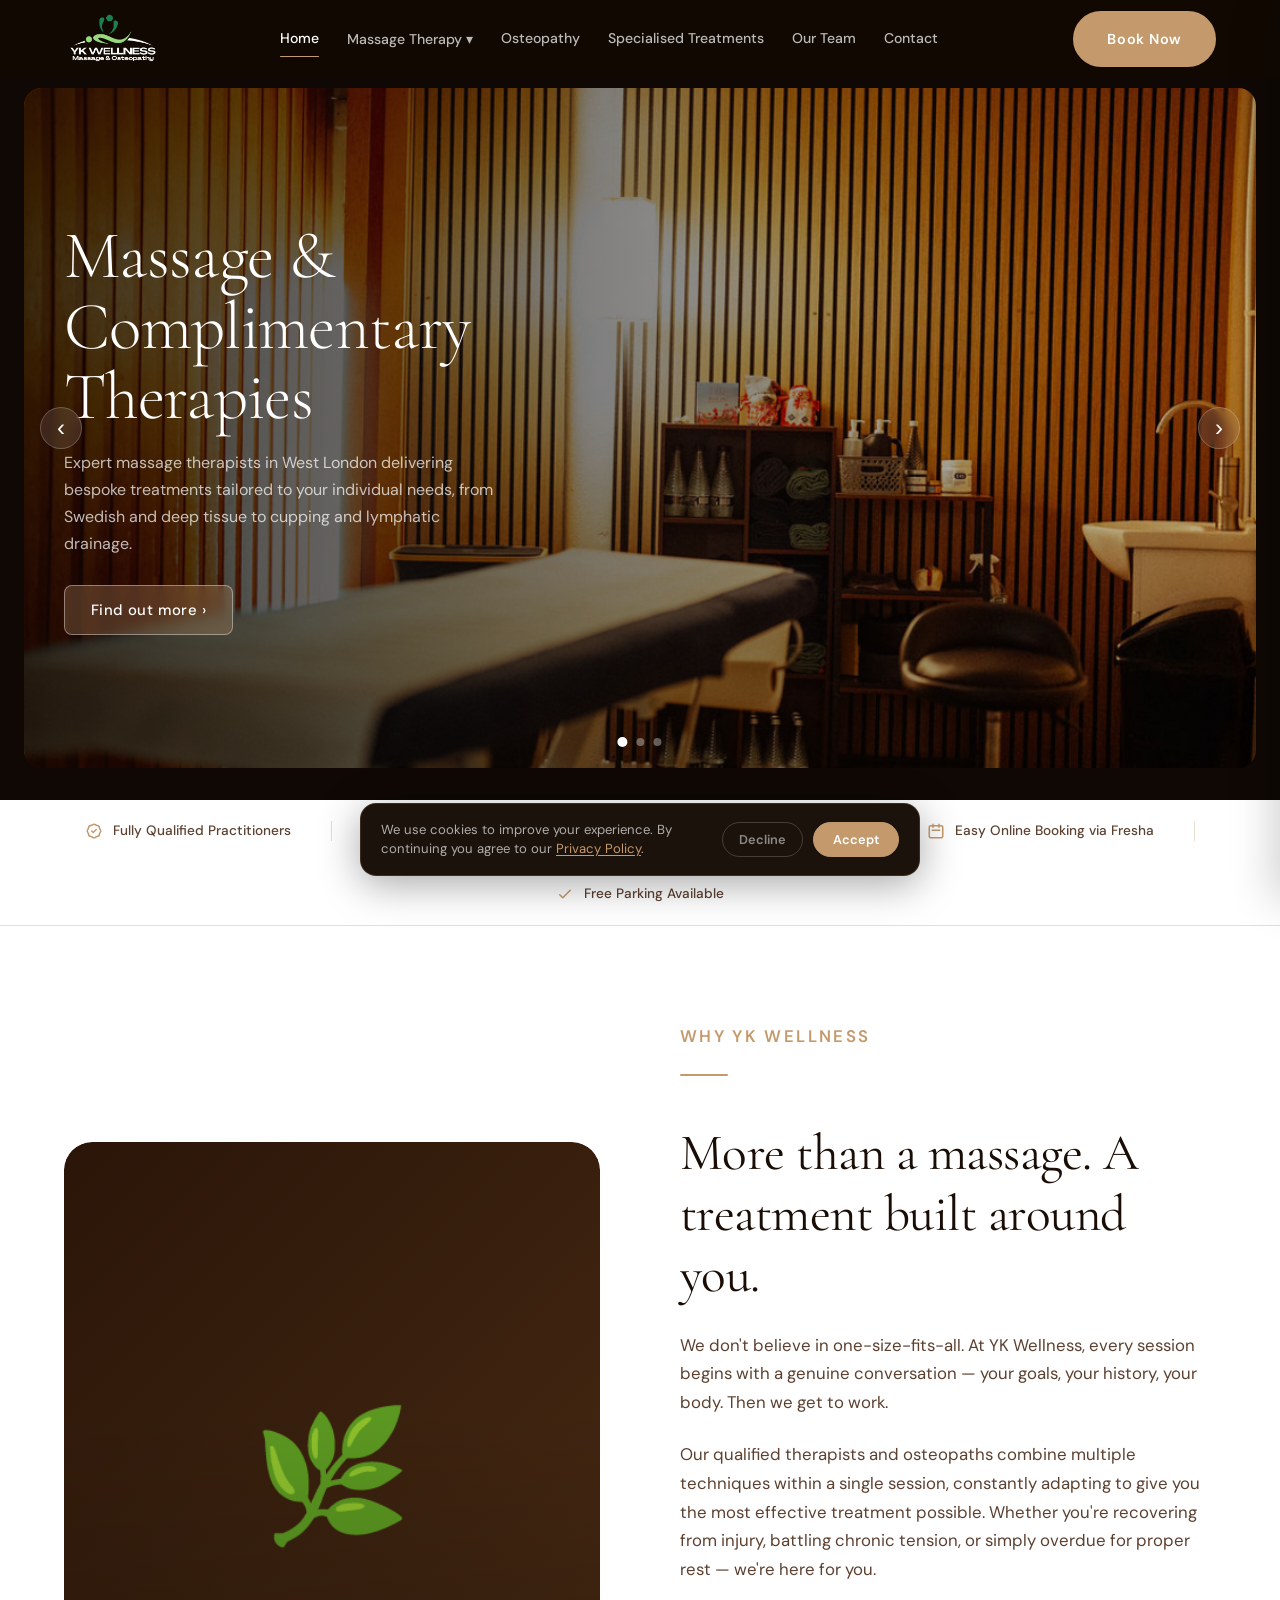
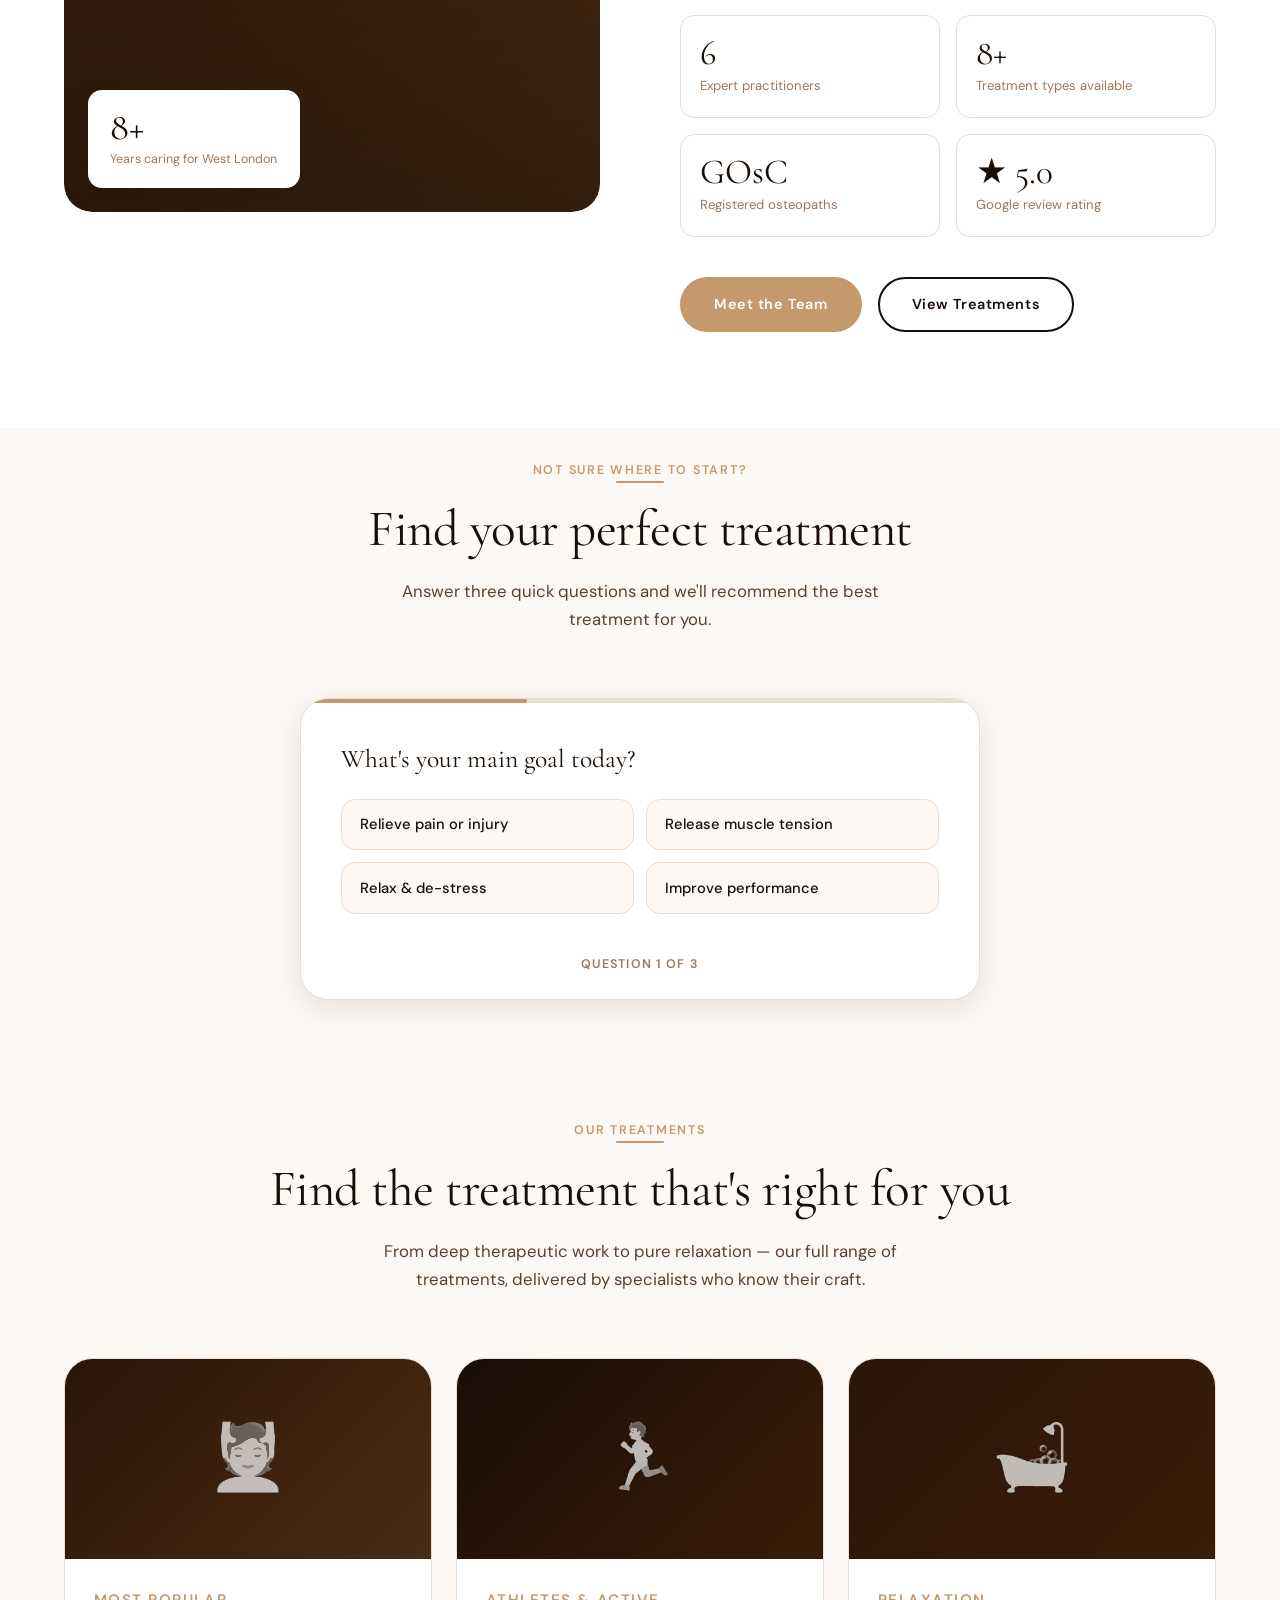
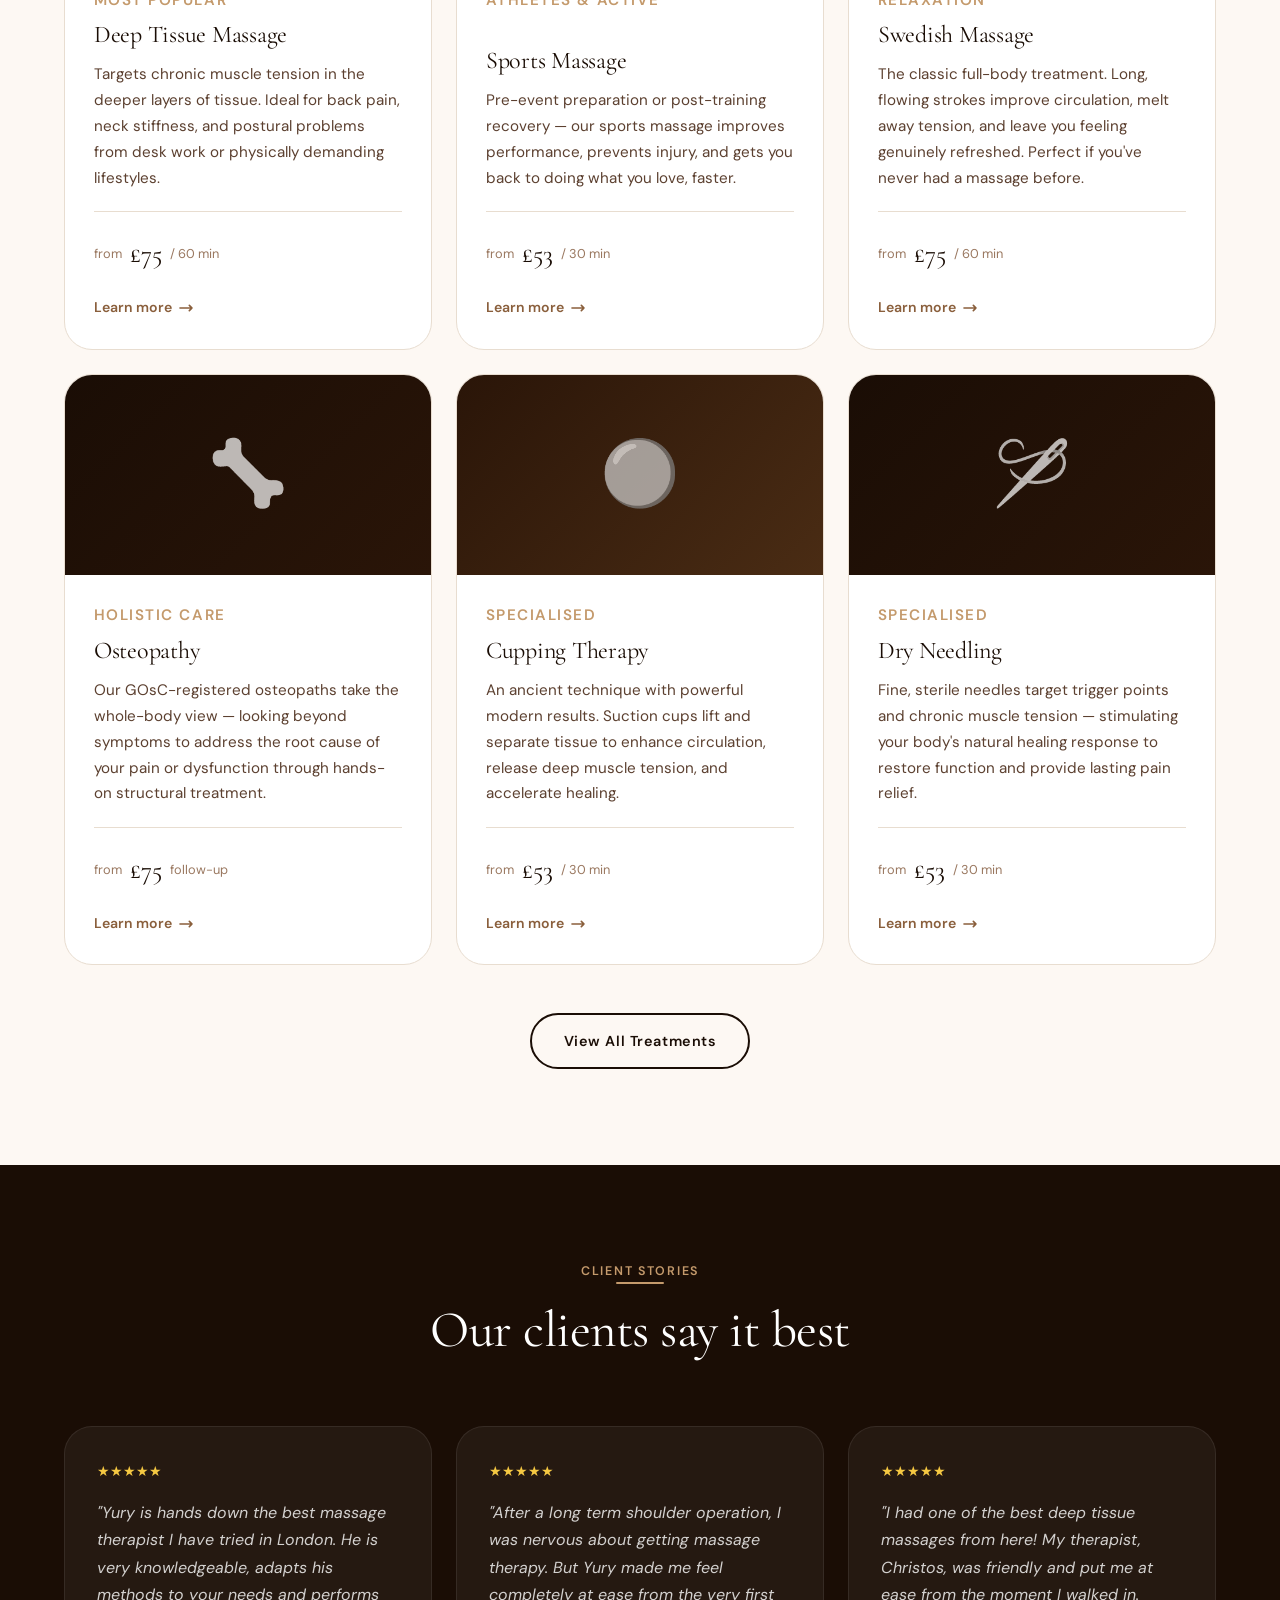
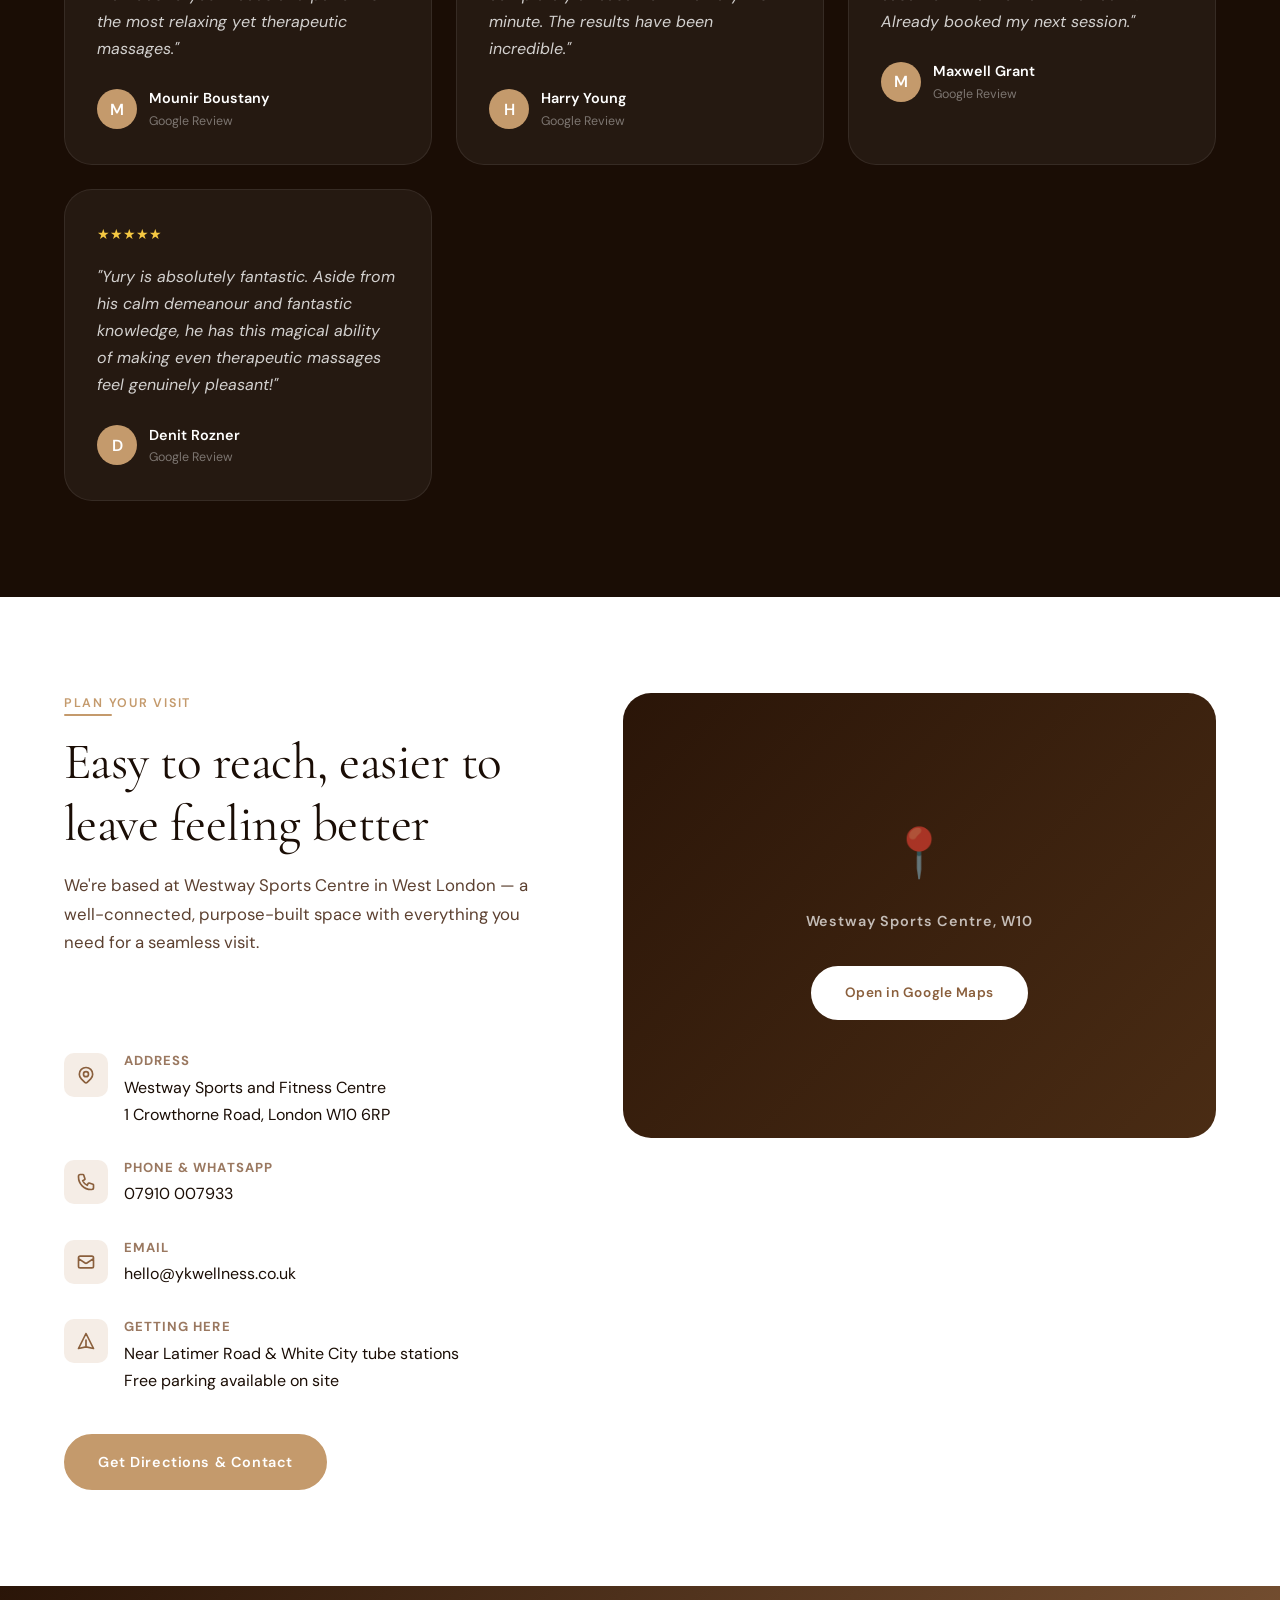
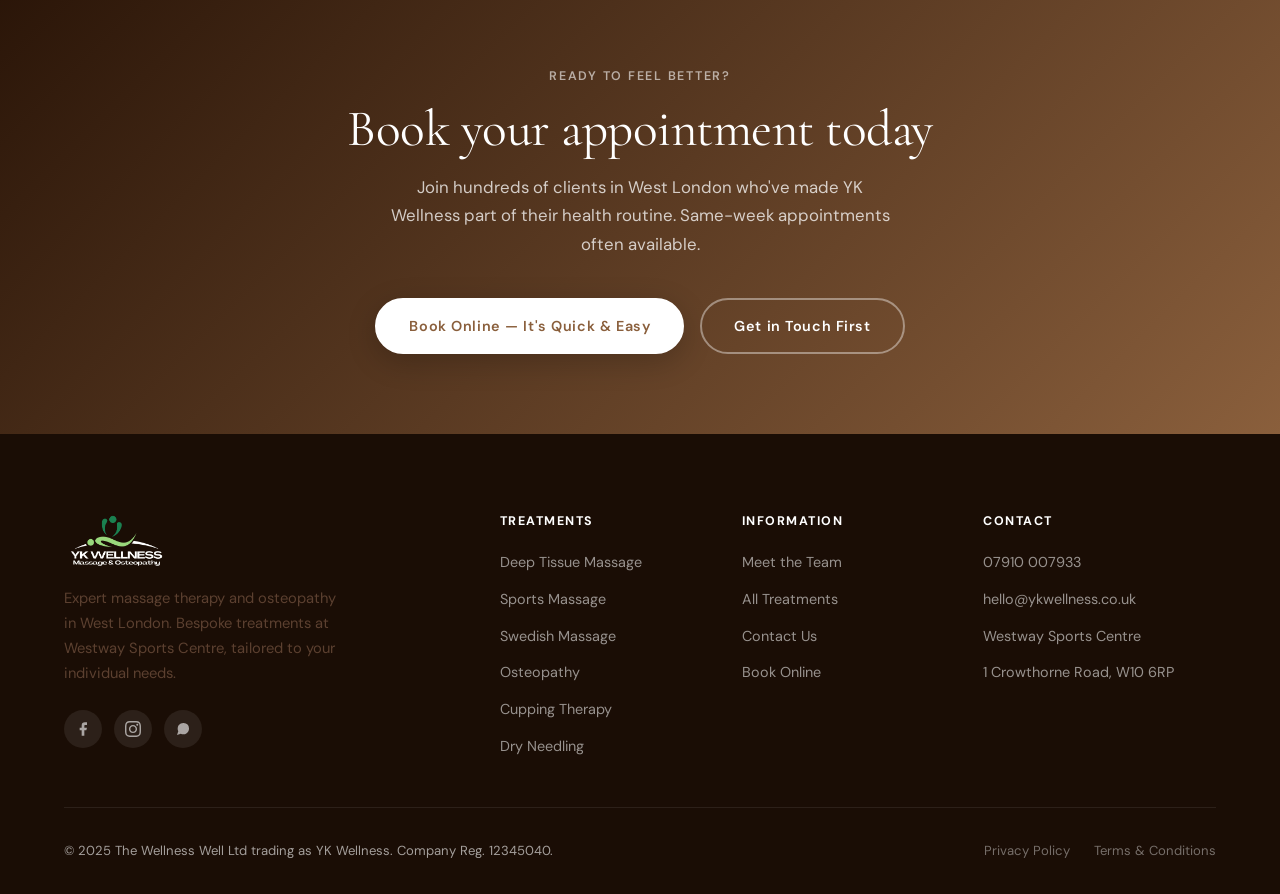
<file: index.html>
<!DOCTYPE html>
<html lang="en">
<head>
  <meta charset="UTF-8" />
  <meta name="viewport" content="width=device-width, initial-scale=1.0" />
  <title>YK Wellness | Massage Therapy & Osteopathy — West London</title>
  <meta name="description" content="Expert massage therapists and osteopaths in West London. Deep tissue, sports, Swedish massage and more at Westway Sports Centre. Book online today." />
  <link rel="preconnect" href="https://fonts.googleapis.com" />
  <link rel="preconnect" href="https://fonts.gstatic.com" crossorigin />
  <link href="https://fonts.googleapis.com/css2?family=Cormorant+Garamond:ital,wght@0,300;0,400;0,600;1,300;1,400&family=DM+Sans:wght@400;500;600;700&display=swap" rel="stylesheet" />
  <link rel="icon" href="LOGOYKW.png" type="image/png" />
  <link rel="stylesheet" href="style.css" />
</head>
<body>

<!-- NAVIGATION -->
<nav class="nav" id="nav">
  <div class="container">
    <div class="nav__inner">
      <a href="index.html" class="nav__logo"><img src="LOGOYKW.png" alt="YK Wellness" class="nav__logo-img"></a>
      <div class="nav__links">
        <a href="index.html" class="active">Home</a>
        <div class="nav__dropdown">
          <a href="massage-therapy.html">Massage Therapy ▾</a>
          <div class="nav__dropdown-menu">
            <a href="deep-tissue.html">Deep Tissue Massage</a>
            <a href="sports-massage.html">Sports Massage</a>
            <a href="swedish-massage.html">Swedish Massage</a>
            <a href="specialised-treatments.html">CBD Massage</a>
            <a href="specialised-treatments.html">Lymphatic Drainage</a>
          </div>
        </div>
        <a href="osteopathy.html">Osteopathy</a>
        <a href="specialised-treatments.html">Specialised Treatments</a>
        <a href="team.html">Our Team</a>
        <a href="contact.html">Contact</a>
      </div>
      <a href="https://www.fresha.com/a/yk-wellness-london-westway-sports-fitness-centre-uk-1-crowthorne-road-git4ohyh" target="_blank" class="btn btn-primary nav__cta">Book Now</a>
      <button class="nav__hamburger" id="hamburger" aria-label="Menu">
        <span></span><span></span><span></span>
      </button>
    </div>
  </div>
</nav>

<!-- MOBILE NAV OVERLAY -->
<div class="nav__mobile-overlay" id="mobileOverlay"></div>

<!-- MOBILE NAV DRAWER -->
<div class="nav__mobile" id="mobileNav">
  <button class="nav__mobile-close" id="mobileClose" aria-label="Close menu">&times;</button>
  <a href="index.html">Home</a>
  <a href="massage-therapy.html">Massage Therapy</a>
  <div class="nav__mobile-sub">
    <a href="deep-tissue.html">— Deep Tissue</a>
    <a href="sports-massage.html">— Sports Massage</a>
    <a href="swedish-massage.html">— Swedish Massage</a>
  </div>
  <a href="osteopathy.html">Osteopathy</a>
  <a href="specialised-treatments.html">Specialised Treatments</a>
  <a href="team.html">Our Team</a>
  <a href="contact.html">Contact</a>
  <a href="https://www.fresha.com/a/yk-wellness-london-westway-sports-fitness-centre-uk-1-crowthorne-road-git4ohyh" target="_blank" class="btn btn-primary">Book Appointment</a>
</div>

<!-- HERO SLIDER -->
<section class="hero-slider" id="heroSlider">
  <div class="hero-slider__card">

    <!-- Slide 1: Massage & Complimentary Therapies -->
    <div class="hero-slide active">
      <div class="hero-slide__img"></div>
      <div class="hero-slide__overlay"></div>
      <div class="hero-slide__content">
        <h1>Massage &amp;<br />Complimentary Therapies</h1>
        <p class="hero-slide__sub">Expert massage therapists in West London delivering bespoke treatments tailored to your individual needs, from Swedish and deep tissue to cupping and lymphatic drainage.</p>
        <a href="massage-therapy.html" class="btn btn-slide">Find out more &rsaquo;</a>
      </div>
    </div>

    <!-- Slide 2: Sports & Remedial Massage -->
    <div class="hero-slide">
      <div class="hero-slide__img"></div>
      <div class="hero-slide__overlay"></div>
      <div class="hero-slide__content">
        <h1>Sports &amp; Remedial<br />Massage</h1>
        <p class="hero-slide__sub">Specialist sports massage and remedial therapy combining advanced techniques to treat injuries, enhance performance, and accelerate recovery for athletes and active individuals across West London.</p>
        <a href="sports-massage.html" class="btn btn-slide">Find out more &rsaquo;</a>
      </div>
    </div>

    <!-- Slide 3: Osteopathy -->
    <div class="hero-slide">
      <div class="hero-slide__img"></div>
      <div class="hero-slide__overlay"></div>
      <div class="hero-slide__content">
        <h1>Osteopathy</h1>
        <p class="hero-slide__sub">Our osteopaths take a holistic approach to care, considering your general health, lifestyle, and personal circumstances to create a treatment plan that suits your individual needs.</p>
        <a href="osteopathy.html" class="btn btn-slide">Find out more &rsaquo;</a>
      </div>
    </div>

    <!-- Prev / Next arrows -->
    <button class="hero-slider__arrow hero-slider__arrow--prev" aria-label="Previous slide">&#8249;</button>
    <button class="hero-slider__arrow hero-slider__arrow--next" aria-label="Next slide">&#8250;</button>

    <!-- Dot indicators -->
    <div class="hero-slider__dots">
      <button class="hero-slider__dot active" aria-label="Slide 1"></button>
      <button class="hero-slider__dot" aria-label="Slide 2"></button>
      <button class="hero-slider__dot" aria-label="Slide 3"></button>
    </div>

  </div>
</section>

<!-- TRUST BAR -->
<div class="trust-bar">
  <div class="trust-bar__track">
    <div class="trust-bar__inner">
      <div class="trust-item"><svg width="18" height="18" fill="none" viewBox="0 0 24 24" stroke="currentColor" stroke-width="2"><path stroke-linecap="round" stroke-linejoin="round" d="M9 12l2 2 4-4M7.835 4.697a3.42 3.42 0 001.946-.806 3.42 3.42 0 014.438 0 3.42 3.42 0 001.946.806 3.42 3.42 0 013.138 3.138 3.42 3.42 0 00.806 1.946 3.42 3.42 0 010 4.438 3.42 3.42 0 00-.806 1.946 3.42 3.42 0 01-3.138 3.138 3.42 3.42 0 00-1.946.806 3.42 3.42 0 01-4.438 0 3.42 3.42 0 00-1.946-.806 3.42 3.42 0 01-3.138-3.138 3.42 3.42 0 00-.806-1.946 3.42 3.42 0 010-4.438 3.42 3.42 0 00.806-1.946 3.42 3.42 0 013.138-3.138z"/></svg>Fully Qualified Practitioners</div>
      <div class="trust-divider"></div>
      <div class="trust-item"><svg width="18" height="18" fill="none" viewBox="0 0 24 24" stroke="currentColor" stroke-width="2"><path stroke-linecap="round" stroke-linejoin="round" d="M17.657 16.657L13.414 20.9a1.998 1.998 0 01-2.827 0l-4.244-4.243a8 8 0 1111.314 0z"/><path stroke-linecap="round" stroke-linejoin="round" d="M15 11a3 3 0 11-6 0 3 3 0 016 0z"/></svg>Westway Sports Centre, W10</div>
      <div class="trust-divider"></div>
      <div class="trust-item"><svg width="18" height="18" fill="none" viewBox="0 0 24 24" stroke="currentColor" stroke-width="2"><path stroke-linecap="round" stroke-linejoin="round" d="M11.049 2.927c.3-.921 1.603-.921 1.902 0l1.519 4.674a1 1 0 00.95.69h4.915c.969 0 1.371 1.24.588 1.81l-3.976 2.888a1 1 0 00-.363 1.118l1.518 4.674c.3.922-.755 1.688-1.538 1.118l-3.976-2.888a1 1 0 00-1.176 0l-3.976 2.888c-.783.57-1.838-.197-1.538-1.118l1.518-4.674a1 1 0 00-.363-1.118l-3.976-2.888c-.784-.57-.38-1.81.588-1.81h4.914a1 1 0 00.951-.69l1.519-4.674z"/></svg>5-Star Google Reviews</div>
      <div class="trust-divider"></div>
      <div class="trust-item"><svg width="18" height="18" fill="none" viewBox="0 0 24 24" stroke="currentColor" stroke-width="2"><path stroke-linecap="round" stroke-linejoin="round" d="M8 7V3m8 4V3m-9 8h10M5 21h14a2 2 0 002-2V7a2 2 0 00-2-2H5a2 2 0 00-2 2v12a2 2 0 002 2z"/></svg>Easy Online Booking via Fresha</div>
      <div class="trust-divider"></div>
      <div class="trust-item"><svg width="18" height="18" fill="none" viewBox="0 0 24 24" stroke="currentColor" stroke-width="2"><path stroke-linecap="round" stroke-linejoin="round" d="M5 13l4 4L19 7"/></svg>Free Parking Available</div>
      <!-- Duplicate set for seamless loop -->
      <div class="trust-divider trust-loop-only"></div>
      <div class="trust-item trust-loop-only"><svg width="18" height="18" fill="none" viewBox="0 0 24 24" stroke="currentColor" stroke-width="2"><path stroke-linecap="round" stroke-linejoin="round" d="M9 12l2 2 4-4M7.835 4.697a3.42 3.42 0 001.946-.806 3.42 3.42 0 014.438 0 3.42 3.42 0 001.946.806 3.42 3.42 0 013.138 3.138 3.42 3.42 0 00.806 1.946 3.42 3.42 0 010 4.438 3.42 3.42 0 00-.806 1.946 3.42 3.42 0 01-3.138 3.138 3.42 3.42 0 00-1.946.806 3.42 3.42 0 01-4.438 0 3.42 3.42 0 00-1.946-.806 3.42 3.42 0 01-3.138-3.138 3.42 3.42 0 00-.806-1.946 3.42 3.42 0 010-4.438 3.42 3.42 0 00.806-1.946 3.42 3.42 0 013.138-3.138z"/></svg>Fully Qualified Practitioners</div>
      <div class="trust-divider trust-loop-only"></div>
      <div class="trust-item trust-loop-only"><svg width="18" height="18" fill="none" viewBox="0 0 24 24" stroke="currentColor" stroke-width="2"><path stroke-linecap="round" stroke-linejoin="round" d="M17.657 16.657L13.414 20.9a1.998 1.998 0 01-2.827 0l-4.244-4.243a8 8 0 1111.314 0z"/><path stroke-linecap="round" stroke-linejoin="round" d="M15 11a3 3 0 11-6 0 3 3 0 016 0z"/></svg>Westway Sports Centre, W10</div>
      <div class="trust-divider trust-loop-only"></div>
      <div class="trust-item trust-loop-only"><svg width="18" height="18" fill="none" viewBox="0 0 24 24" stroke="currentColor" stroke-width="2"><path stroke-linecap="round" stroke-linejoin="round" d="M11.049 2.927c.3-.921 1.603-.921 1.902 0l1.519 4.674a1 1 0 00.95.69h4.915c.969 0 1.371 1.24.588 1.81l-3.976 2.888a1 1 0 00-.363 1.118l1.518 4.674c.3.922-.755 1.688-1.538 1.118l-3.976-2.888a1 1 0 00-1.176 0l-3.976 2.888c-.783.57-1.838-.197-1.538-1.118l1.518-4.674a1 1 0 00-.363-1.118l-3.976-2.888c-.784-.57-.38-1.81.588-1.81h4.914a1 1 0 00.951-.69l1.519-4.674z"/></svg>5-Star Google Reviews</div>
      <div class="trust-divider trust-loop-only"></div>
      <div class="trust-item trust-loop-only"><svg width="18" height="18" fill="none" viewBox="0 0 24 24" stroke="currentColor" stroke-width="2"><path stroke-linecap="round" stroke-linejoin="round" d="M8 7V3m8 4V3m-9 8h10M5 21h14a2 2 0 002-2V7a2 2 0 00-2-2H5a2 2 0 00-2 2v12a2 2 0 002 2z"/></svg>Easy Online Booking via Fresha</div>
      <div class="trust-divider trust-loop-only"></div>
      <div class="trust-item trust-loop-only"><svg width="18" height="18" fill="none" viewBox="0 0 24 24" stroke="currentColor" stroke-width="2"><path stroke-linecap="round" stroke-linejoin="round" d="M5 13l4 4L19 7"/></svg>Free Parking Available</div>
    </div>
  </div>
</div>

<!-- INTRO / ABOUT -->
<section class="bg-white">
  <div class="container">
    <div class="intro-split">
      <div class="intro-split__visual">
        <div class="intro-split__box">
          🌿
        </div>
        <div class="intro-split__badge">
          <div class="intro-split__badge-num">8+</div>
          <div class="intro-split__badge-label">Years caring for West London</div>
        </div>
      </div>
      <div class="intro-split__text fade-up">
        <p class="eyebrow">Why YK Wellness</p>
        <div class="divider"></div>
        <h2>More than a massage. A treatment built around you.</h2>
        <p>We don't believe in one-size-fits-all. At YK Wellness, every session begins with a genuine conversation — your goals, your history, your body. Then we get to work.</p>
        <p>Our qualified therapists and osteopaths combine multiple techniques within a single session, constantly adapting to give you the most effective treatment possible. Whether you're recovering from injury, battling chronic tension, or simply overdue for proper rest — we're here for you.</p>
        <div class="intro-split__stats">
          <div class="stat-box">
            <div class="stat-box__num">6</div>
            <div class="stat-box__label">Expert practitioners</div>
          </div>
          <div class="stat-box">
            <div class="stat-box__num">8+</div>
            <div class="stat-box__label">Treatment types available</div>
          </div>
          <div class="stat-box">
            <div class="stat-box__num">GOsC</div>
            <div class="stat-box__label">Registered osteopaths</div>
          </div>
          <div class="stat-box">
            <div class="stat-box__num">★ 5.0</div>
            <div class="stat-box__label">Google review rating</div>
          </div>
        </div>
        <div style="display:flex;gap:1rem;flex-wrap:wrap;margin-top:1rem;">
          <a href="team.html" class="btn btn-primary">Meet the Team</a>
          <a href="massage-therapy.html" class="btn btn-outline">View Treatments</a>
        </div>
      </div>
    </div>
  </div>
</section>

<!-- TREATMENT QUIZ -->
<section class="quiz-section bg-ivory" id="quiz">
  <div class="container">
    <div class="section-header section-header--center fade-up">
      <p class="eyebrow">Not sure where to start?</p>
      <div class="divider divider--center"></div>
      <h2>Find your perfect treatment</h2>
      <p>Answer three quick questions and we'll recommend the best treatment for you.</p>
    </div>

    <div class="quiz-wrap fade-up">

      <!-- Progress bar -->
      <div class="quiz-progress">
        <div class="quiz-progress__bar" id="quizProgress"></div>
      </div>

      <!-- Q1 -->
      <div class="quiz-step active" id="quizStep1">
        <p class="quiz-q">What's your main goal today?</p>
        <div class="quiz-options">
          <button class="quiz-opt" data-next="2" data-val="pain">Relieve pain or injury</button>
          <button class="quiz-opt" data-next="2" data-val="tension">Release muscle tension</button>
          <button class="quiz-opt" data-next="2" data-val="relax">Relax &amp; de-stress</button>
          <button class="quiz-opt" data-next="2" data-val="performance">Improve performance</button>
        </div>
      </div>

      <!-- Q2 -->
      <div class="quiz-step" id="quizStep2">
        <p class="quiz-q">How would you describe the discomfort?</p>
        <div class="quiz-options">
          <button class="quiz-opt" data-next="3" data-val="chronic">Ongoing / chronic</button>
          <button class="quiz-opt" data-next="3" data-val="acute">Recent or acute</button>
          <button class="quiz-opt" data-next="3" data-val="stiff">Stiffness &amp; tightness</button>
          <button class="quiz-opt" data-next="3" data-val="none">No pain, just maintenance</button>
        </div>
      </div>

      <!-- Q3 -->
      <div class="quiz-step" id="quizStep3">
        <p class="quiz-q">Which area concerns you most?</p>
        <div class="quiz-options">
          <button class="quiz-opt" data-next="result" data-val="back">Back, neck or shoulders</button>
          <button class="quiz-opt" data-next="result" data-val="legs">Legs, hips or glutes</button>
          <button class="quiz-opt" data-next="result" data-val="whole">Whole body</button>
          <button class="quiz-opt" data-next="result" data-val="spine">Spine or posture</button>
        </div>
      </div>

      <!-- Result -->
      <div class="quiz-step quiz-result" id="quizResult">
        <div class="quiz-result__icon" id="quizResultIcon">💆</div>
        <p class="eyebrow" id="quizResultTag">Recommended for you</p>
        <h3 id="quizResultTitle">Deep Tissue Massage</h3>
        <p id="quizResultDesc">Targets the deeper layers of muscle tissue to relieve chronic tension, reduce pain, and restore full movement.</p>
        <div class="quiz-result__actions">
          <a href="https://www.fresha.com/a/yk-wellness-london-westway-sports-fitness-centre-uk-1-crowthorne-road-git4ohyh" target="_blank" class="btn btn-primary">Book this treatment</a>
          <button class="btn btn-outline quiz-restart" id="quizRestart">Start again</button>
        </div>
      </div>

      <!-- Step counter -->
      <p class="quiz-counter" id="quizCounter">Question 1 of 3</p>
    </div>
  </div>
</section>

<!-- TREATMENTS -->
<section class="bg-ivory">
  <div class="container">
    <div class="section-header section-header--center fade-up">
      <p class="eyebrow">Our Treatments</p>
      <div class="divider divider--center"></div>
      <h2>Find the treatment that's right for you</h2>
      <p>From deep therapeutic work to pure relaxation — our full range of treatments, delivered by specialists who know their craft.</p>
    </div>
    <div class="treatments-grid">
      <div class="treatment-card fade-up">
        <div class="treatment-card__visual vis-deep">
          <span class="vis-icon">💆</span>
        </div>
        <div class="treatment-card__body">
          <p class="treatment-card__tag">Most Popular</p>
          <h3>Deep Tissue Massage</h3>
          <p>Targets chronic muscle tension in the deeper layers of tissue. Ideal for back pain, neck stiffness, and postural problems from desk work or physically demanding lifestyles.</p>
          <div class="treatment-card__price">
            <span class="treatment-card__price-from">from</span>
            <span class="treatment-card__price-val">£75</span>
            <span class="treatment-card__price-unit">/ 60 min</span>
          </div>
          <a href="deep-tissue.html" class="treatment-card__link">
            Learn more
            <svg width="16" height="16" fill="none" viewBox="0 0 24 24" stroke="currentColor" stroke-width="2.5"><path stroke-linecap="round" stroke-linejoin="round" d="M17 8l4 4m0 0l-4 4m4-4H3"/></svg>
          </a>
        </div>
      </div>
      <div class="treatment-card fade-up">
        <div class="treatment-card__visual vis-sports">
          <span class="vis-icon">🏃</span>
        </div>
        <div class="treatment-card__body">
          <p class="treatment-card__tag">Athletes & Active</p>
          <h3>Sports Massage</h3>
          <p>Pre-event preparation or post-training recovery — our sports massage improves performance, prevents injury, and gets you back to doing what you love, faster.</p>
          <div class="treatment-card__price">
            <span class="treatment-card__price-from">from</span>
            <span class="treatment-card__price-val">£53</span>
            <span class="treatment-card__price-unit">/ 30 min</span>
          </div>
          <a href="sports-massage.html" class="treatment-card__link">
            Learn more
            <svg width="16" height="16" fill="none" viewBox="0 0 24 24" stroke="currentColor" stroke-width="2.5"><path stroke-linecap="round" stroke-linejoin="round" d="M17 8l4 4m0 0l-4 4m4-4H3"/></svg>
          </a>
        </div>
      </div>
      <div class="treatment-card fade-up">
        <div class="treatment-card__visual vis-swedish">
          <span class="vis-icon">🛁</span>
        </div>
        <div class="treatment-card__body">
          <p class="treatment-card__tag">Relaxation</p>
          <h3>Swedish Massage</h3>
          <p>The classic full-body treatment. Long, flowing strokes improve circulation, melt away tension, and leave you feeling genuinely refreshed. Perfect if you've never had a massage before.</p>
          <div class="treatment-card__price">
            <span class="treatment-card__price-from">from</span>
            <span class="treatment-card__price-val">£75</span>
            <span class="treatment-card__price-unit">/ 60 min</span>
          </div>
          <a href="swedish-massage.html" class="treatment-card__link">
            Learn more
            <svg width="16" height="16" fill="none" viewBox="0 0 24 24" stroke="currentColor" stroke-width="2.5"><path stroke-linecap="round" stroke-linejoin="round" d="M17 8l4 4m0 0l-4 4m4-4H3"/></svg>
          </a>
        </div>
      </div>
      <div class="treatment-card fade-up">
        <div class="treatment-card__visual vis-osteo">
          <span class="vis-icon">🦴</span>
        </div>
        <div class="treatment-card__body">
          <p class="treatment-card__tag">Holistic Care</p>
          <h3>Osteopathy</h3>
          <p>Our GOsC-registered osteopaths take the whole-body view — looking beyond symptoms to address the root cause of your pain or dysfunction through hands-on structural treatment.</p>
          <div class="treatment-card__price">
            <span class="treatment-card__price-from">from</span>
            <span class="treatment-card__price-val">£75</span>
            <span class="treatment-card__price-unit">follow-up</span>
          </div>
          <a href="osteopathy.html" class="treatment-card__link">
            Learn more
            <svg width="16" height="16" fill="none" viewBox="0 0 24 24" stroke="currentColor" stroke-width="2.5"><path stroke-linecap="round" stroke-linejoin="round" d="M17 8l4 4m0 0l-4 4m4-4H3"/></svg>
          </a>
        </div>
      </div>
      <div class="treatment-card fade-up">
        <div class="treatment-card__visual vis-cupping">
          <span class="vis-icon">🔵</span>
        </div>
        <div class="treatment-card__body">
          <p class="treatment-card__tag">Specialised</p>
          <h3>Cupping Therapy</h3>
          <p>An ancient technique with powerful modern results. Suction cups lift and separate tissue to enhance circulation, release deep muscle tension, and accelerate healing.</p>
          <div class="treatment-card__price">
            <span class="treatment-card__price-from">from</span>
            <span class="treatment-card__price-val">£53</span>
            <span class="treatment-card__price-unit">/ 30 min</span>
          </div>
          <a href="specialised-treatments.html" class="treatment-card__link">
            Learn more
            <svg width="16" height="16" fill="none" viewBox="0 0 24 24" stroke="currentColor" stroke-width="2.5"><path stroke-linecap="round" stroke-linejoin="round" d="M17 8l4 4m0 0l-4 4m4-4H3"/></svg>
          </a>
        </div>
      </div>
      <div class="treatment-card fade-up">
        <div class="treatment-card__visual vis-needling">
          <span class="vis-icon">🪡</span>
        </div>
        <div class="treatment-card__body">
          <p class="treatment-card__tag">Specialised</p>
          <h3>Dry Needling</h3>
          <p>Fine, sterile needles target trigger points and chronic muscle tension — stimulating your body's natural healing response to restore function and provide lasting pain relief.</p>
          <div class="treatment-card__price">
            <span class="treatment-card__price-from">from</span>
            <span class="treatment-card__price-val">£53</span>
            <span class="treatment-card__price-unit">/ 30 min</span>
          </div>
          <a href="specialised-treatments.html" class="treatment-card__link">
            Learn more
            <svg width="16" height="16" fill="none" viewBox="0 0 24 24" stroke="currentColor" stroke-width="2.5"><path stroke-linecap="round" stroke-linejoin="round" d="M17 8l4 4m0 0l-4 4m4-4H3"/></svg>
          </a>
        </div>
      </div>
    </div>
    <div style="text-align:center;margin-top:3rem;">
      <a href="massage-therapy.html" class="btn btn-outline">View All Treatments</a>
    </div>
  </div>
</section>

<!-- TESTIMONIALS -->
<section class="testimonials">
  <div class="container">
    <div class="section-header section-header--center fade-up">
      <p class="eyebrow">Client Stories</p>
      <div class="divider divider--center" style="background:var(--sage)"></div>
      <h2>Our clients say it best</h2>
    </div>
    <div class="testimonials-grid">
      <div class="testimonial-card fade-up">
        <div class="testimonial-card__stars">★★★★★</div>
        <p class="testimonial-card__quote">"Yury is hands down the best massage therapist I have tried in London. He is very knowledgeable, adapts his methods to your needs and performs the most relaxing yet therapeutic massages."</p>
        <div class="testimonial-card__author">
          <div class="testimonial-card__avatar">M</div>
          <div>
            <div class="testimonial-card__name">Mounir Boustany</div>
            <div class="testimonial-card__via">Google Review</div>
          </div>
        </div>
      </div>
      <div class="testimonial-card fade-up">
        <div class="testimonial-card__stars">★★★★★</div>
        <p class="testimonial-card__quote">"After a long term shoulder operation, I was nervous about getting massage therapy. But Yury made me feel completely at ease from the very first minute. The results have been incredible."</p>
        <div class="testimonial-card__author">
          <div class="testimonial-card__avatar">H</div>
          <div>
            <div class="testimonial-card__name">Harry Young</div>
            <div class="testimonial-card__via">Google Review</div>
          </div>
        </div>
      </div>
      <div class="testimonial-card fade-up">
        <div class="testimonial-card__stars">★★★★★</div>
        <p class="testimonial-card__quote">"I had one of the best deep tissue massages from here! My therapist, Christos, was friendly and put me at ease from the moment I walked in. Already booked my next session."</p>
        <div class="testimonial-card__author">
          <div class="testimonial-card__avatar">M</div>
          <div>
            <div class="testimonial-card__name">Maxwell Grant</div>
            <div class="testimonial-card__via">Google Review</div>
          </div>
        </div>
      </div>
      <div class="testimonial-card fade-up">
        <div class="testimonial-card__stars">★★★★★</div>
        <p class="testimonial-card__quote">"Yury is absolutely fantastic. Aside from his calm demeanour and fantastic knowledge, he has this magical ability of making even therapeutic massages feel genuinely pleasant!"</p>
        <div class="testimonial-card__author">
          <div class="testimonial-card__avatar">D</div>
          <div>
            <div class="testimonial-card__name">Denit Rozner</div>
            <div class="testimonial-card__via">Google Review</div>
          </div>
        </div>
      </div>
    </div>
  </div>
</section>

<!-- VISIT -->
<section class="bg-white">
  <div class="container">
    <div class="visit-split">
      <div class="visit-details fade-up">
        <div class="section-header">
          <p class="eyebrow">Plan Your Visit</p>
          <div class="divider"></div>
          <h2>Easy to reach, easier to leave feeling better</h2>
          <p>We're based at Westway Sports Centre in West London — a well-connected, purpose-built space with everything you need for a seamless visit.</p>
        </div>
        <div class="visit-detail-item">
          <div class="visit-detail-icon">
            <svg width="20" height="20" fill="none" viewBox="0 0 24 24" stroke="currentColor" stroke-width="2"><path stroke-linecap="round" stroke-linejoin="round" d="M17.657 16.657L13.414 20.9a1.998 1.998 0 01-2.827 0l-4.244-4.243a8 8 0 1111.314 0z"/><path stroke-linecap="round" stroke-linejoin="round" d="M15 11a3 3 0 11-6 0 3 3 0 016 0z"/></svg>
          </div>
          <div>
            <h4>Address</h4>
            <p>Westway Sports and Fitness Centre<br />1 Crowthorne Road, London W10 6RP</p>
          </div>
        </div>
        <div class="visit-detail-item">
          <div class="visit-detail-icon">
            <svg width="20" height="20" fill="none" viewBox="0 0 24 24" stroke="currentColor" stroke-width="2"><path stroke-linecap="round" stroke-linejoin="round" d="M3 5a2 2 0 012-2h3.28a1 1 0 01.948.684l1.498 4.493a1 1 0 01-.502 1.21l-2.257 1.13a11.042 11.042 0 005.516 5.516l1.13-2.257a1 1 0 011.21-.502l4.493 1.498a1 1 0 01.684.949V19a2 2 0 01-2 2h-1C9.716 21 3 14.284 3 6V5z"/></svg>
          </div>
          <div>
            <h4>Phone & WhatsApp</h4>
            <a href="tel:07910007933">07910 007933</a>
          </div>
        </div>
        <div class="visit-detail-item">
          <div class="visit-detail-icon">
            <svg width="20" height="20" fill="none" viewBox="0 0 24 24" stroke="currentColor" stroke-width="2"><path stroke-linecap="round" stroke-linejoin="round" d="M3 8l7.89 5.26a2 2 0 002.22 0L21 8M5 19h14a2 2 0 002-2V7a2 2 0 00-2-2H5a2 2 0 00-2 2v10a2 2 0 002 2z"/></svg>
          </div>
          <div>
            <h4>Email</h4>
            <a href="mailto:hello@ykwellness.co.uk">hello@ykwellness.co.uk</a>
          </div>
        </div>
        <div class="visit-detail-item">
          <div class="visit-detail-icon">
            <svg width="20" height="20" fill="none" viewBox="0 0 24 24" stroke="currentColor" stroke-width="2"><path stroke-linecap="round" stroke-linejoin="round" d="M12 19l9 2-9-18-9 18 9-2zm0 0v-8"/></svg>
          </div>
          <div>
            <h4>Getting Here</h4>
            <p>Near Latimer Road & White City tube stations<br />Free parking available on site</p>
          </div>
        </div>
        <div style="margin-top:0.5rem;">
          <a href="contact.html" class="btn btn-primary">Get Directions & Contact</a>
        </div>
      </div>
      <div class="map-placeholder fade-up">
        <span>📍</span>
        <span class="map-placeholder__label">Westway Sports Centre, W10</span>
        <a href="https://maps.google.com/?q=Westway+Sports+Centre+1+Crowthorne+Road+London+W10+6RP" target="_blank" class="btn btn-white" style="margin-top:1rem;font-size:0.85rem;">Open in Google Maps</a>
      </div>
    </div>
  </div>
</section>

<!-- CTA BAND -->
<div class="cta-band">
  <div class="container">
    <p class="eyebrow" style="color:rgba(255,255,255,0.6);margin-bottom:0.75rem;">Ready to feel better?</p>
    <h2>Book your appointment today</h2>
    <p>Join hundreds of clients in West London who've made YK Wellness part of their health routine. Same-week appointments often available.</p>
    <div style="display:flex;gap:1rem;justify-content:center;flex-wrap:wrap;">
      <a href="https://www.fresha.com/a/yk-wellness-london-westway-sports-fitness-centre-uk-1-crowthorne-road-git4ohyh" target="_blank" class="btn btn-white">Book Online — It's Quick &amp; Easy</a>
      <a href="contact.html" class="btn btn-outline" style="color:#fff;border-color:rgba(255,255,255,0.4);">Get in Touch First</a>
    </div>
  </div>
</div>

<!-- FOOTER -->
<footer>
  <div class="container">
    <div class="footer-grid">
      <div class="footer-brand">
        <a href="index.html" class="footer-logo"><img src="LOGOYKW.png" alt="YK Wellness" style="height:56px;width:auto;"></a>
        <p>Expert massage therapy and osteopathy in West London. Bespoke treatments at Westway Sports Centre, tailored to your individual needs.</p>
        <div class="footer-social">
          <a href="#" class="social-btn" aria-label="Facebook">
            <svg viewBox="0 0 24 24"><path d="M18 2h-3a5 5 0 0 0-5 5v3H7v4h3v8h4v-8h3l1-4h-4V7a1 1 0 0 1 1-1h3z"/></svg>
          </a>
          <a href="https://www.instagram.com/ykwellness/" target="_blank" class="social-btn" aria-label="Instagram">
            <svg viewBox="0 0 24 24" fill="currentColor"><path d="M12 2.163c3.204 0 3.584.012 4.85.07 3.252.148 4.771 1.691 4.919 4.919.058 1.265.069 1.645.069 4.849 0 3.205-.012 3.584-.069 4.849-.149 3.225-1.664 4.771-4.919 4.919-1.266.058-1.644.07-4.85.07-3.204 0-3.584-.012-4.849-.07-3.26-.149-4.771-1.699-4.919-4.92-.058-1.265-.07-1.644-.07-4.849 0-3.204.013-3.583.07-4.849.149-3.227 1.664-4.771 4.919-4.919 1.266-.057 1.645-.069 4.849-.069zm0-2.163c-3.259 0-3.667.014-4.947.072-4.358.2-6.78 2.618-6.98 6.98-.059 1.281-.073 1.689-.073 4.948 0 3.259.014 3.668.072 4.948.2 4.358 2.618 6.78 6.98 6.98 1.281.058 1.689.072 4.948.072 3.259 0 3.668-.014 4.948-.072 4.354-.2 6.782-2.618 6.979-6.98.059-1.28.073-1.689.073-4.948 0-3.259-.014-3.667-.072-4.947-.196-4.354-2.617-6.78-6.979-6.98-1.281-.059-1.69-.073-4.949-.073zm0 5.838c-3.403 0-6.162 2.759-6.162 6.162s2.759 6.163 6.162 6.163 6.162-2.759 6.162-6.163c0-3.403-2.759-6.162-6.162-6.162zm0 10.162c-2.209 0-4-1.79-4-4 0-2.209 1.791-4 4-4s4 1.791 4 4c0 2.21-1.791 4-4 4zm6.406-11.845c-.796 0-1.441.645-1.441 1.44s.645 1.44 1.441 1.44c.795 0 1.439-.645 1.439-1.44s-.644-1.44-1.439-1.44z"/></svg>
          </a>
          <a href="https://api.whatsapp.com/send/?phone=%2B447910007933&text&type=phone_number&app_absent=0" class="social-btn" aria-label="WhatsApp">
            <svg viewBox="0 0 24 24"><path d="M21 11.5a8.38 8.38 0 0 1-.9 3.8 8.5 8.5 0 0 1-7.6 4.7 8.38 8.38 0 0 1-3.8-.9L3 21l1.9-5.7a8.38 8.38 0 0 1-.9-3.8 8.5 8.5 0 0 1 4.7-7.6 8.38 8.38 0 0 1 3.8-.9h.5a8.48 8.48 0 0 1 8 8v.5z"/></svg>
          </a>
        </div>
      </div>
      <div class="footer-col">
        <h5>Treatments</h5>
        <ul>
          <li><a href="deep-tissue.html">Deep Tissue Massage</a></li>
          <li><a href="sports-massage.html">Sports Massage</a></li>
          <li><a href="swedish-massage.html">Swedish Massage</a></li>
          <li><a href="osteopathy.html">Osteopathy</a></li>
          <li><a href="specialised-treatments.html">Cupping Therapy</a></li>
          <li><a href="specialised-treatments.html">Dry Needling</a></li>
        </ul>
      </div>
      <div class="footer-col">
        <h5>Information</h5>
        <ul>
          <li><a href="team.html">Meet the Team</a></li>
          <li><a href="massage-therapy.html">All Treatments</a></li>
          <li><a href="contact.html">Contact Us</a></li>
          <li><a href="https://www.fresha.com/a/yk-wellness-london-westway-sports-fitness-centre-uk-1-crowthorne-road-git4ohyh" target="_blank">Book Online</a></li>
        </ul>
      </div>
      <div class="footer-col">
        <h5>Contact</h5>
        <ul>
          <li><a href="tel:07910007933">07910 007933</a></li>
          <li><a href="mailto:hello@ykwellness.co.uk">hello@ykwellness.co.uk</a></li>
          <li><a href="#">Westway Sports Centre</a></li>
          <li><a href="#">1 Crowthorne Road, W10 6RP</a></li>
        </ul>
      </div>
    </div>
    <div class="footer-bottom">
      <span>© 2025 The Wellness Well Ltd trading as YK Wellness. Company Reg. 12345040.</span>
      <div style="display:flex;gap:1.5rem;">
        <a href="#">Privacy Policy</a>
        <a href="#">Terms & Conditions</a>
      </div>
    </div>
  </div>
</footer>

<!-- Cookie Banner -->
<div class="cookie-banner" id="cookieBanner">
  <div class="cookie-banner__inner">
    <p>We use cookies to improve your experience. By continuing you agree to our <a href="#">Privacy Policy</a>.</p>
    <div class="cookie-banner__actions">
      <button class="cookie-banner__decline" id="cookieDecline">Decline</button>
      <button class="cookie-banner__accept" id="cookieAccept">Accept</button>
    </div>
  </div>
</div>

<!-- Back to top -->
<button class="back-to-top" id="backToTop" aria-label="Back to top">
  <svg viewBox="0 0 24 24"><polyline points="18 15 12 9 6 15"/></svg>
</button>

<script src="main.js"></script>
</body>
</html>
</file>
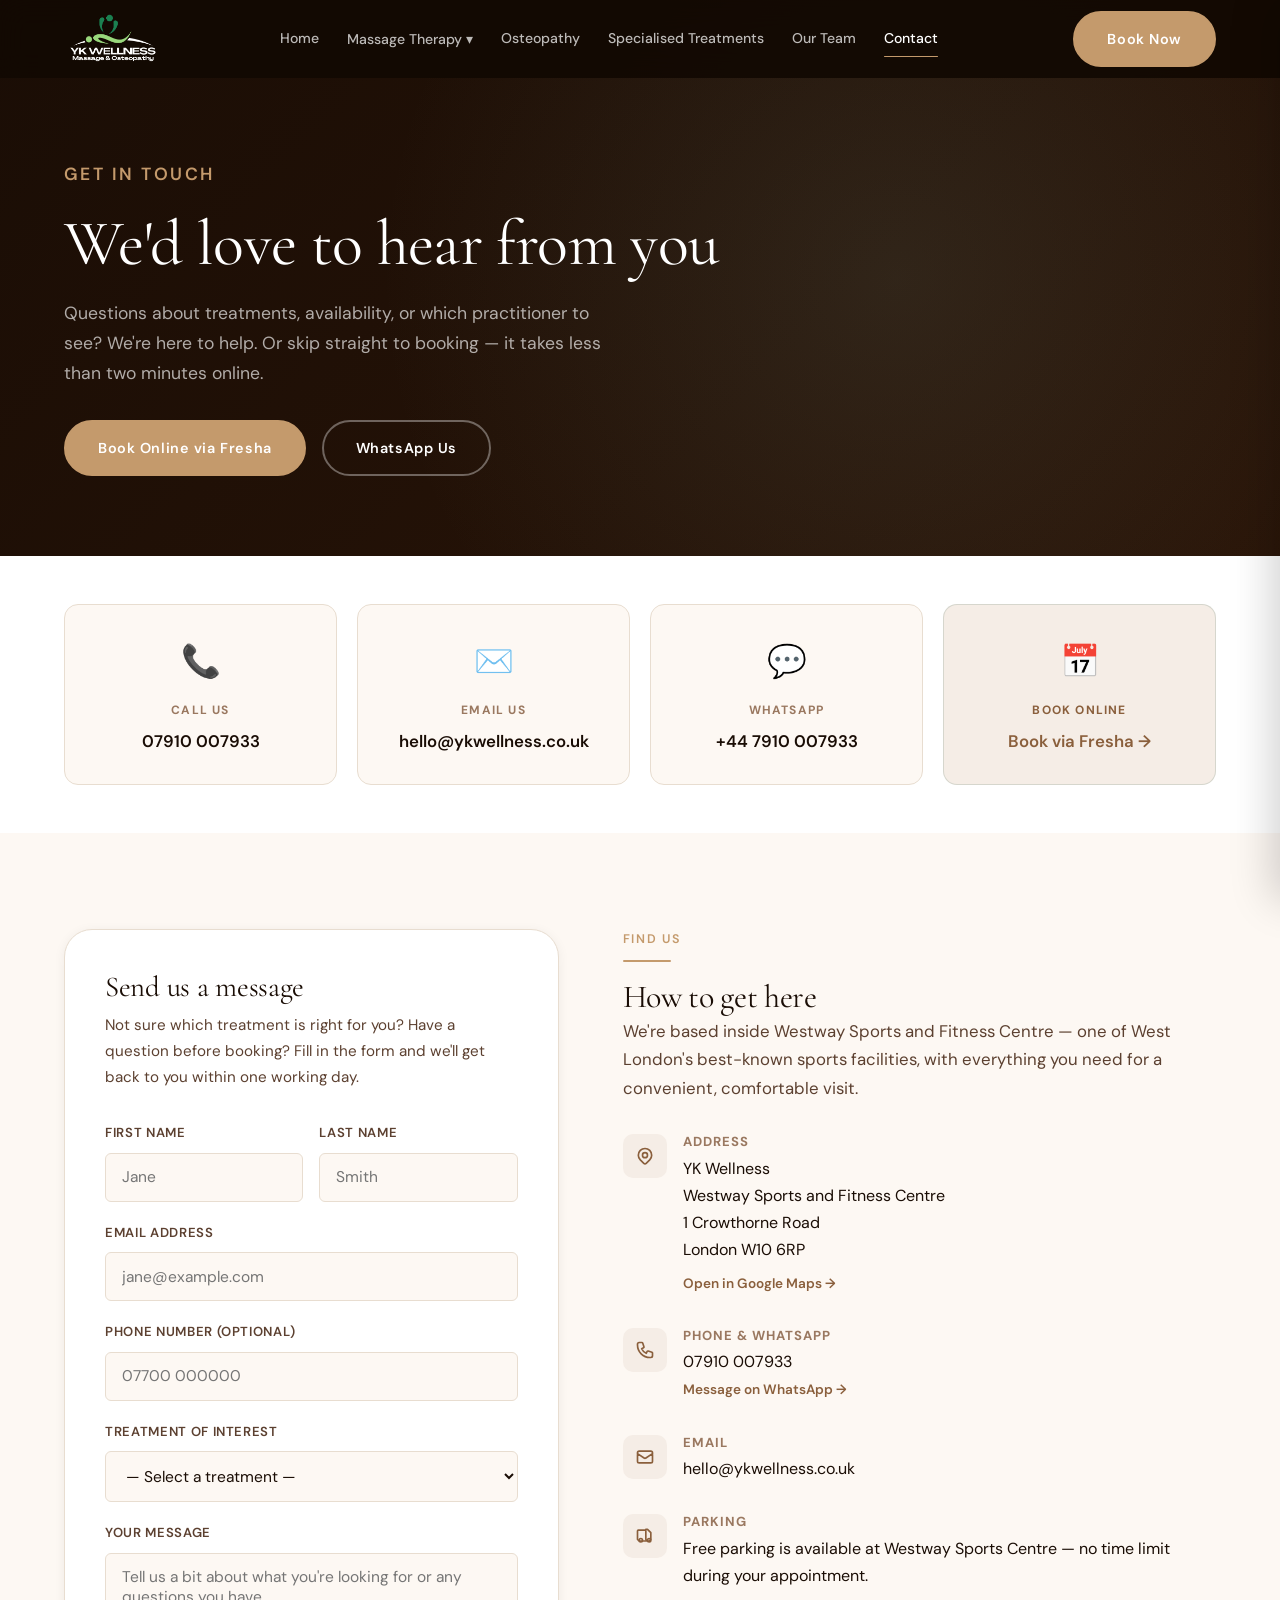
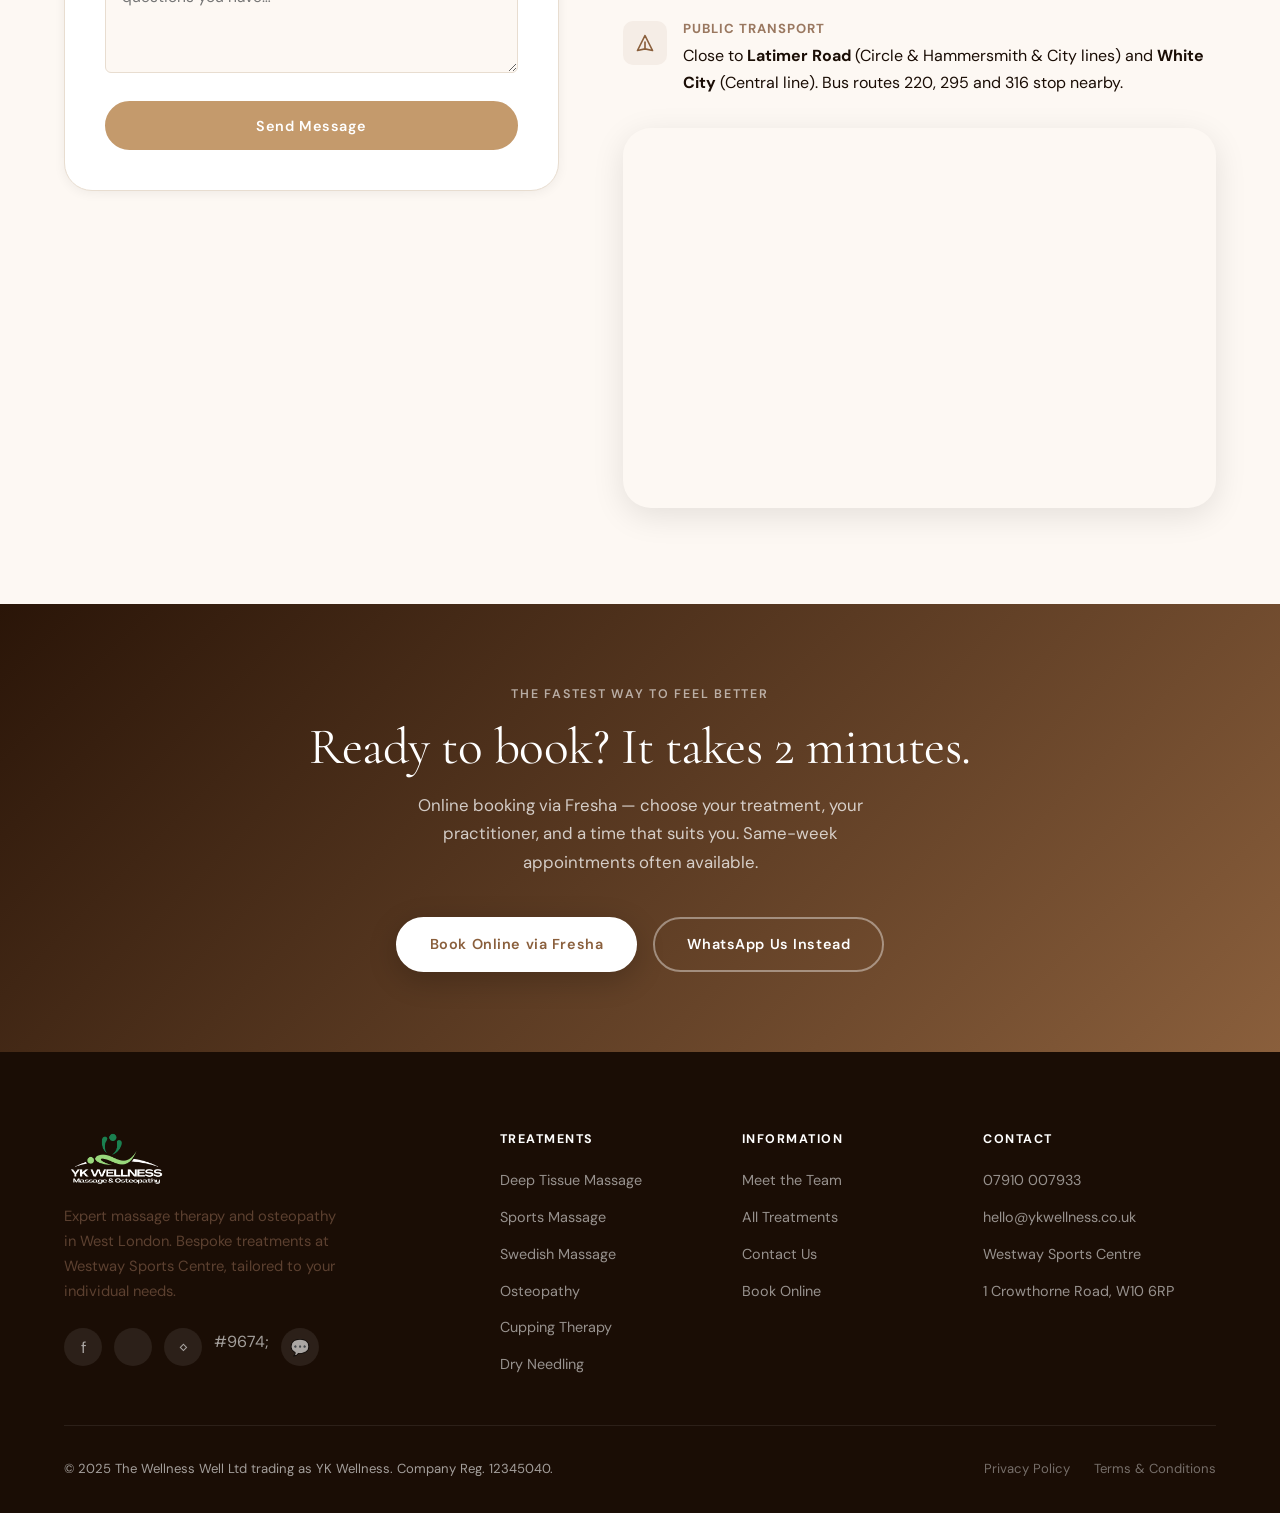
<file: contact.html>
<!DOCTYPE html>
<html lang="en">
<head>
  <meta charset="UTF-8" />
  <meta name="viewport" content="width=device-width, initial-scale=1.0" />
  <title>Contact Us | YK Wellness — West London</title>
  <meta name="description" content="Get in touch with YK Wellness at Westway Sports Centre, West London. Call, email or book online via Fresha. Free parking available." />
  <link rel="preconnect" href="https://fonts.googleapis.com" />
  <link rel="preconnect" href="https://fonts.gstatic.com" crossorigin />
  <link href="https://fonts.googleapis.com/css2?family=Cormorant+Garamond:ital,wght@0,300;0,400;0,600;1,300;1,400&family=DM+Sans:wght@400;500;600;700&display=swap" rel="stylesheet" />
  <link rel="icon" href="LOGOYKW.png" type="image/png" />
  <link rel="stylesheet" href="style.css" />
</head>
<body>
<nav class="nav" id="nav">
  <div class="container">
    <div class="nav__inner">
      <a href="index.html" class="nav__logo"><img src="LOGOYKW.png" alt="YK Wellness" class="nav__logo-img"></a>
      <div class="nav__links">
        <a href="index.html">Home</a>
        <div class="nav__dropdown">
          <a href="massage-therapy.html">Massage Therapy ▾</a>
          <div class="nav__dropdown-menu">
            <a href="deep-tissue.html">Deep Tissue Massage</a>
            <a href="sports-massage.html">Sports Massage</a>
            <a href="swedish-massage.html">Swedish Massage</a>
            <a href="specialised-treatments.html">CBD Massage</a>
            <a href="specialised-treatments.html">Lymphatic Drainage</a>
          </div>
        </div>
        <a href="osteopathy.html">Osteopathy</a>
        <a href="specialised-treatments.html">Specialised Treatments</a>
        <a href="team.html">Our Team</a>
        <a href="contact.html" class="active">Contact</a>
      </div>
      <a href="https://www.fresha.com/a/yk-wellness-london-westway-sports-fitness-centre-uk-1-crowthorne-road-git4ohyh" target="_blank" class="btn btn-primary nav__cta">Book Now</a>
      <button class="nav__hamburger" id="hamburger"><span></span><span></span><span></span></button>
    </div>
  </div>
</nav>
<div class="nav__mobile-overlay" id="mobileOverlay"></div>
<div class="nav__mobile" id="mobileNav">
  <button class="nav__mobile-close" id="mobileClose" aria-label="Close menu">&times;</button>
  <a href="index.html">Home</a>
  <a href="massage-therapy.html">Massage Therapy</a>
  <div class="nav__mobile-sub">
    <a href="deep-tissue.html">— Deep Tissue</a>
    <a href="sports-massage.html">— Sports Massage</a>
    <a href="swedish-massage.html">— Swedish Massage</a>
  </div>
  <a href="osteopathy.html">Osteopathy</a>
  <a href="specialised-treatments.html">Specialised Treatments</a>
  <a href="team.html">Our Team</a>
  <a href="contact.html">Contact</a>
  <a href="https://www.fresha.com/a/yk-wellness-london-westway-sports-fitness-centre-uk-1-crowthorne-road-git4ohyh" target="_blank" class="btn btn-primary">Book Appointment</a>
</div>

<div class="page-hero">
  <div class="container page-hero__content">
    <p class="eyebrow">Get in Touch</p>
    <h1>We'd love to hear from you</h1>
    <p>Questions about treatments, availability, or which practitioner to see? We're here to help. Or skip straight to booking — it takes less than two minutes online.</p>
    <div class="page-hero__actions">
      <a href="https://www.fresha.com/a/yk-wellness-london-westway-sports-fitness-centre-uk-1-crowthorne-road-git4ohyh" target="_blank" class="btn btn-primary">Book Online via Fresha</a>
      <a href="https://api.whatsapp.com/send/?phone=%2B447910007933&text&type=phone_number&app_absent=0" target="_blank" class="btn btn-outline" style="color:#fff;border-color:rgba(255,255,255,0.35);">WhatsApp Us</a>
    </div>
  </div>
</div>

<!-- QUICK CONTACT CARDS -->
<section class="bg-white" style="padding:3rem 0;">
  <div class="container">
    <div style="display:grid;grid-template-columns:repeat(auto-fit,minmax(220px,1fr));gap:1.25rem;">
      <a href="tel:07910007933" style="text-decoration:none;">
        <div style="background:var(--ivory);border:1px solid var(--sand);border-radius:var(--radius-md);padding:1.8rem;text-align:center;transition:var(--transition);" onmouseover="this.style.boxShadow='var(--shadow-md)';this.style.transform='translateY(-3px)'" onmouseout="this.style.boxShadow='none';this.style.transform='none'">
          <div style="font-size:2rem;margin-bottom:0.75rem;">📞</div>
          <div style="font-size:0.75rem;font-weight:700;letter-spacing:0.1em;text-transform:uppercase;color:var(--light);margin-bottom:0.4rem;">Call Us</div>
          <div style="font-weight:600;color:var(--charcoal);font-size:1.05rem;">07910 007933</div>
        </div>
      </a>
      <a href="mailto:hello@ykwellness.co.uk" style="text-decoration:none;">
        <div style="background:var(--ivory);border:1px solid var(--sand);border-radius:var(--radius-md);padding:1.8rem;text-align:center;transition:var(--transition);" onmouseover="this.style.boxShadow='var(--shadow-md)';this.style.transform='translateY(-3px)'" onmouseout="this.style.boxShadow='none';this.style.transform='none'">
          <div style="font-size:2rem;margin-bottom:0.75rem;">✉️</div>
          <div style="font-size:0.75rem;font-weight:700;letter-spacing:0.1em;text-transform:uppercase;color:var(--light);margin-bottom:0.4rem;">Email Us</div>
          <div style="font-weight:600;color:var(--charcoal);font-size:1.05rem;">hello@ykwellness.co.uk</div>
        </div>
      </a>
      <a href="https://api.whatsapp.com/send/?phone=%2B447910007933&text&type=phone_number&app_absent=0" target="_blank" style="text-decoration:none;">
        <div style="background:var(--ivory);border:1px solid var(--sand);border-radius:var(--radius-md);padding:1.8rem;text-align:center;transition:var(--transition);" onmouseover="this.style.boxShadow='var(--shadow-md)';this.style.transform='translateY(-3px)'" onmouseout="this.style.boxShadow='none';this.style.transform='none'">
          <div style="font-size:2rem;margin-bottom:0.75rem;">💬</div>
          <div style="font-size:0.75rem;font-weight:700;letter-spacing:0.1em;text-transform:uppercase;color:var(--light);margin-bottom:0.4rem;">WhatsApp</div>
          <div style="font-weight:600;color:var(--charcoal);font-size:1.05rem;">+44 7910 007933</div>
        </div>
      </a>
      <a href="https://www.fresha.com/a/yk-wellness-london-westway-sports-fitness-centre-uk-1-crowthorne-road-git4ohyh" target="_blank" style="text-decoration:none;">
        <div style="background:var(--sage-light);border:1px solid rgba(122,144,128,0.25);border-radius:var(--radius-md);padding:1.8rem;text-align:center;transition:var(--transition);" onmouseover="this.style.boxShadow='var(--shadow-md)';this.style.transform='translateY(-3px)'" onmouseout="this.style.boxShadow='none';this.style.transform='none'">
          <div style="font-size:2rem;margin-bottom:0.75rem;">📅</div>
          <div style="font-size:0.75rem;font-weight:700;letter-spacing:0.1em;text-transform:uppercase;color:var(--sage-dark);margin-bottom:0.4rem;">Book Online</div>
          <div style="font-weight:600;color:var(--sage-dark);font-size:1.05rem;">Book via Fresha →</div>
        </div>
      </a>
    </div>
  </div>
</section>

<!-- FORM + INFO -->
<section class="bg-ivory">
  <div class="container">
    <div class="contact-grid">

      <!-- FORM -->
      <div class="contact-form-wrap fade-up">
        <h3>Send us a message</h3>
        <p>Not sure which treatment is right for you? Have a question before booking? Fill in the form and we'll get back to you within one working day.</p>
        <form onsubmit="handleForm(event)">
          <div class="form-row">
            <div class="form-group">
              <label for="fname">First Name</label>
              <input type="text" id="fname" name="fname" placeholder="Jane" required />
            </div>
            <div class="form-group">
              <label for="lname">Last Name</label>
              <input type="text" id="lname" name="lname" placeholder="Smith" required />
            </div>
          </div>
          <div class="form-group">
            <label for="email">Email Address</label>
            <input type="email" id="email" name="email" placeholder="jane@example.com" required />
          </div>
          <div class="form-group">
            <label for="phone">Phone Number (optional)</label>
            <input type="tel" id="phone" name="phone" placeholder="07700 000000" />
          </div>
          <div class="form-group">
            <label for="treatment">Treatment of Interest</label>
            <select id="treatment" name="treatment">
              <option value="">— Select a treatment —</option>
              <option>Deep Tissue Massage</option>
              <option>Sports Massage</option>
              <option>Swedish Massage</option>
              <option>CBD Massage</option>
              <option>Lymphatic Drainage</option>
              <option>Cupping Therapy</option>
              <option>Dry Needling</option>
              <option>Osteopathy</option>
              <option>Not sure — need advice</option>
            </select>
          </div>
          <div class="form-group">
            <label for="message">Your Message</label>
            <textarea id="message" name="message" placeholder="Tell us a bit about what you're looking for or any questions you have…"></textarea>
          </div>
          <button type="submit" class="btn btn-primary" style="width:100%;justify-content:center;">Send Message</button>
        </form>
        <div id="form-success" style="display:none;margin-top:1.5rem;background:var(--sage-light);border-radius:var(--radius-md);padding:1.5rem;text-align:center;">
          <div style="font-size:2rem;margin-bottom:0.5rem;">✓</div>
          <h4 style="font-family:var(--font-sans);margin-bottom:0.4rem;">Message sent!</h4>
          <p style="font-size:0.9rem;margin:0;">Thanks for getting in touch. We'll reply within one working day.</p>
        </div>
      </div>

      <!-- VISIT INFO -->
      <div class="fade-up">
        <div class="visit-details">
          <div>
            <p class="eyebrow">Find Us</p>
            <div class="divider" style="margin-top:0.6rem;"></div>
            <h2 style="font-size:2rem;margin-top:0.5rem;">How to get here</h2>
            <p>We're based inside Westway Sports and Fitness Centre — one of West London's best-known sports facilities, with everything you need for a convenient, comfortable visit.</p>
          </div>

          <div class="visit-detail-item">
            <div class="visit-detail-icon">
              <svg width="20" height="20" fill="none" viewBox="0 0 24 24" stroke="currentColor" stroke-width="2"><path stroke-linecap="round" stroke-linejoin="round" d="M17.657 16.657L13.414 20.9a1.998 1.998 0 01-2.827 0l-4.244-4.243a8 8 0 1111.314 0z"/><path stroke-linecap="round" stroke-linejoin="round" d="M15 11a3 3 0 11-6 0 3 3 0 016 0z"/></svg>
            </div>
            <div>
              <h4>Address</h4>
              <p>YK Wellness<br />Westway Sports and Fitness Centre<br />1 Crowthorne Road<br />London W10 6RP</p>
              <a href="https://maps.google.com/?q=Westway+Sports+Centre+1+Crowthorne+Road+London+W10+6RP" target="_blank" style="display:inline-flex;align-items:center;gap:0.4rem;font-size:0.85rem;font-weight:600;color:var(--sage-dark);margin-top:0.5rem;">Open in Google Maps →</a>
            </div>
          </div>

          <div class="visit-detail-item">
            <div class="visit-detail-icon">
              <svg width="20" height="20" fill="none" viewBox="0 0 24 24" stroke="currentColor" stroke-width="2"><path stroke-linecap="round" stroke-linejoin="round" d="M3 5a2 2 0 012-2h3.28a1 1 0 01.948.684l1.498 4.493a1 1 0 01-.502 1.21l-2.257 1.13a11.042 11.042 0 005.516 5.516l1.13-2.257a1 1 0 011.21-.502l4.493 1.498a1 1 0 01.684.949V19a2 2 0 01-2 2h-1C9.716 21 3 14.284 3 6V5z"/></svg>
            </div>
            <div>
              <h4>Phone &amp; WhatsApp</h4>
              <a href="tel:07910007933" style="display:block;font-size:1rem;color:var(--charcoal);">07910 007933</a>
              <a href="https://api.whatsapp.com/send/?phone=%2B447910007933&text&type=phone_number&app_absent=0" target="_blank" style="font-size:0.85rem;color:var(--sage-dark);font-weight:600;">Message on WhatsApp →</a>
            </div>
          </div>

          <div class="visit-detail-item">
            <div class="visit-detail-icon">
              <svg width="20" height="20" fill="none" viewBox="0 0 24 24" stroke="currentColor" stroke-width="2"><path stroke-linecap="round" stroke-linejoin="round" d="M3 8l7.89 5.26a2 2 0 002.22 0L21 8M5 19h14a2 2 0 002-2V7a2 2 0 00-2-2H5a2 2 0 00-2 2v10a2 2 0 002 2z"/></svg>
            </div>
            <div>
              <h4>Email</h4>
              <a href="mailto:hello@ykwellness.co.uk" style="font-size:1rem;color:var(--charcoal);">hello@ykwellness.co.uk</a>
            </div>
          </div>

          <div class="visit-detail-item">
            <div class="visit-detail-icon">
              <svg width="20" height="20" fill="none" viewBox="0 0 24 24" stroke="currentColor" stroke-width="2"><path d="M9 17a2 2 0 11-4 0 2 2 0 014 0zM19 17a2 2 0 11-4 0 2 2 0 014 0z"/><path stroke-linecap="round" stroke-linejoin="round" d="M13 16V6a1 1 0 00-1-1H4a1 1 0 00-1 1v10l2 2h10M13 16l2 2h2l2-2V8l-4-4h-2"/></svg>
            </div>
            <div>
              <h4>Parking</h4>
              <p>Free parking is available at Westway Sports Centre — no time limit during your appointment.</p>
            </div>
          </div>

          <div class="visit-detail-item">
            <div class="visit-detail-icon">
              <svg width="20" height="20" fill="none" viewBox="0 0 24 24" stroke="currentColor" stroke-width="2"><path stroke-linecap="round" stroke-linejoin="round" d="M12 19l9 2-9-18-9 18 9-2zm0 0v-8"/></svg>
            </div>
            <div>
              <h4>Public Transport</h4>
              <p>Close to <strong>Latimer Road</strong> (Circle &amp; Hammersmith &amp; City lines) and <strong>White City</strong> (Central line). Bus routes 220, 295 and 316 stop nearby.</p>
            </div>
          </div>

          <!-- Map placeholder -->
          <div style="border-radius:var(--radius-lg);overflow:hidden;box-shadow:var(--shadow-md);">
            <iframe src="https://www.google.com/maps/embed?pb=!1m18!1m12!1m3!1d2783.496058748103!2d-0.22262122325936398!3d51.51615701006345!2m3!1f0!2f0!3f0!3m2!1i1024!2i768!4f13.1!3m3!1m2!1s0x48761018edd5e72d%3A0xad5518ba53d1a609!2sYK%20Wellness!5e1!3m2!1sen!2suk!4v1776879716383!5m2!1sen!2suk" width="100%" height="380" style="border:0;display:block;" allowfullscreen="" loading="lazy" referrerpolicy="no-referrer-when-downgrade"></iframe>
          </div>
        </div>
      </div>

    </div>
  </div>
</section>

<!-- BOOKING CTA -->
<div class="cta-band">
  <div class="container">
    <p class="eyebrow" style="color:rgba(255,255,255,0.6);margin-bottom:0.75rem;">The fastest way to feel better</p>
    <h2>Ready to book? It takes 2 minutes.</h2>
    <p>Online booking via Fresha — choose your treatment, your practitioner, and a time that suits you. Same-week appointments often available.</p>
    <div style="display:flex;gap:1rem;justify-content:center;flex-wrap:wrap;">
      <a href="https://www.fresha.com/a/yk-wellness-london-westway-sports-fitness-centre-uk-1-crowthorne-road-git4ohyh" target="_blank" class="btn btn-white">Book Online via Fresha</a>
      <a href="https://api.whatsapp.com/send/?phone=%2B447910007933&text&type=phone_number&app_absent=0" target="_blank" class="btn btn-outline" style="color:#fff;border-color:rgba(255,255,255,0.4);">WhatsApp Us Instead</a>
    </div>
  </div>
</div>

<footer>
  <div class="container">
    <div class="footer-grid">
      <div class="footer-brand">
        <a href="index.html" class="footer-logo"><img src="LOGOYKW.png" alt="YK Wellness" style="height:56px;width:auto;"></a>
        <p>Expert massage therapy and osteopathy in West London. Bespoke treatments at Westway Sports Centre, tailored to your individual needs.</p>
        <div class="footer-social">
          <a href="https://www.facebook.com/ykwellness.london/" target="_blank" class="social-btn" aria-label="Facebook">f</a>
          <a href="https://www.instagram.com/ykwellness/" target="_blank" class="social-btn" aria-label="Instagram"><a href="#" class="social-btn">&#9674;</a>#9674;</a>
          <a href="https://api.whatsapp.com/send/?phone=%2B447910007933&text&type=phone_number&app_absent=0" class="social-btn">&#128172;</a>
        </div>
      </div>
      <div class="footer-col"><h5>Treatments</h5><ul><li><a href="deep-tissue.html">Deep Tissue Massage</a></li><li><a href="sports-massage.html">Sports Massage</a></li><li><a href="swedish-massage.html">Swedish Massage</a></li><li><a href="osteopathy.html">Osteopathy</a></li><li><a href="specialised-treatments.html">Cupping Therapy</a></li><li><a href="specialised-treatments.html">Dry Needling</a></li></ul></div>
      <div class="footer-col"><h5>Information</h5><ul><li><a href="team.html">Meet the Team</a></li><li><a href="massage-therapy.html">All Treatments</a></li><li><a href="contact.html">Contact Us</a></li><li><a href="https://www.fresha.com/a/yk-wellness-london-westway-sports-fitness-centre-uk-1-crowthorne-road-git4ohyh" target="_blank">Book Online</a></li></ul></div>
      <div class="footer-col"><h5>Contact</h5><ul><li><a href="tel:07910007933">07910 007933</a></li><li><a href="mailto:hello@ykwellness.co.uk">hello@ykwellness.co.uk</a></li><li><a href="#">Westway Sports Centre</a></li><li><a href="#">1 Crowthorne Road, W10 6RP</a></li></ul></div>
    </div>
    <div class="footer-bottom">
      <span>© 2025 The Wellness Well Ltd trading as YK Wellness. Company Reg. 12345040.</span>
      <div style="display:flex;gap:1.5rem;"><a href="#">Privacy Policy</a><a href="#">Terms & Conditions</a></div>
    </div>
  </div>
</footer>

<script src="main.js"></script>
<script>
function handleForm(e) {
  e.preventDefault();
  document.querySelector('form').style.display = 'none';
  document.getElementById('form-success').style.display = 'block';
}
</script>
</body>
</html>
</file>
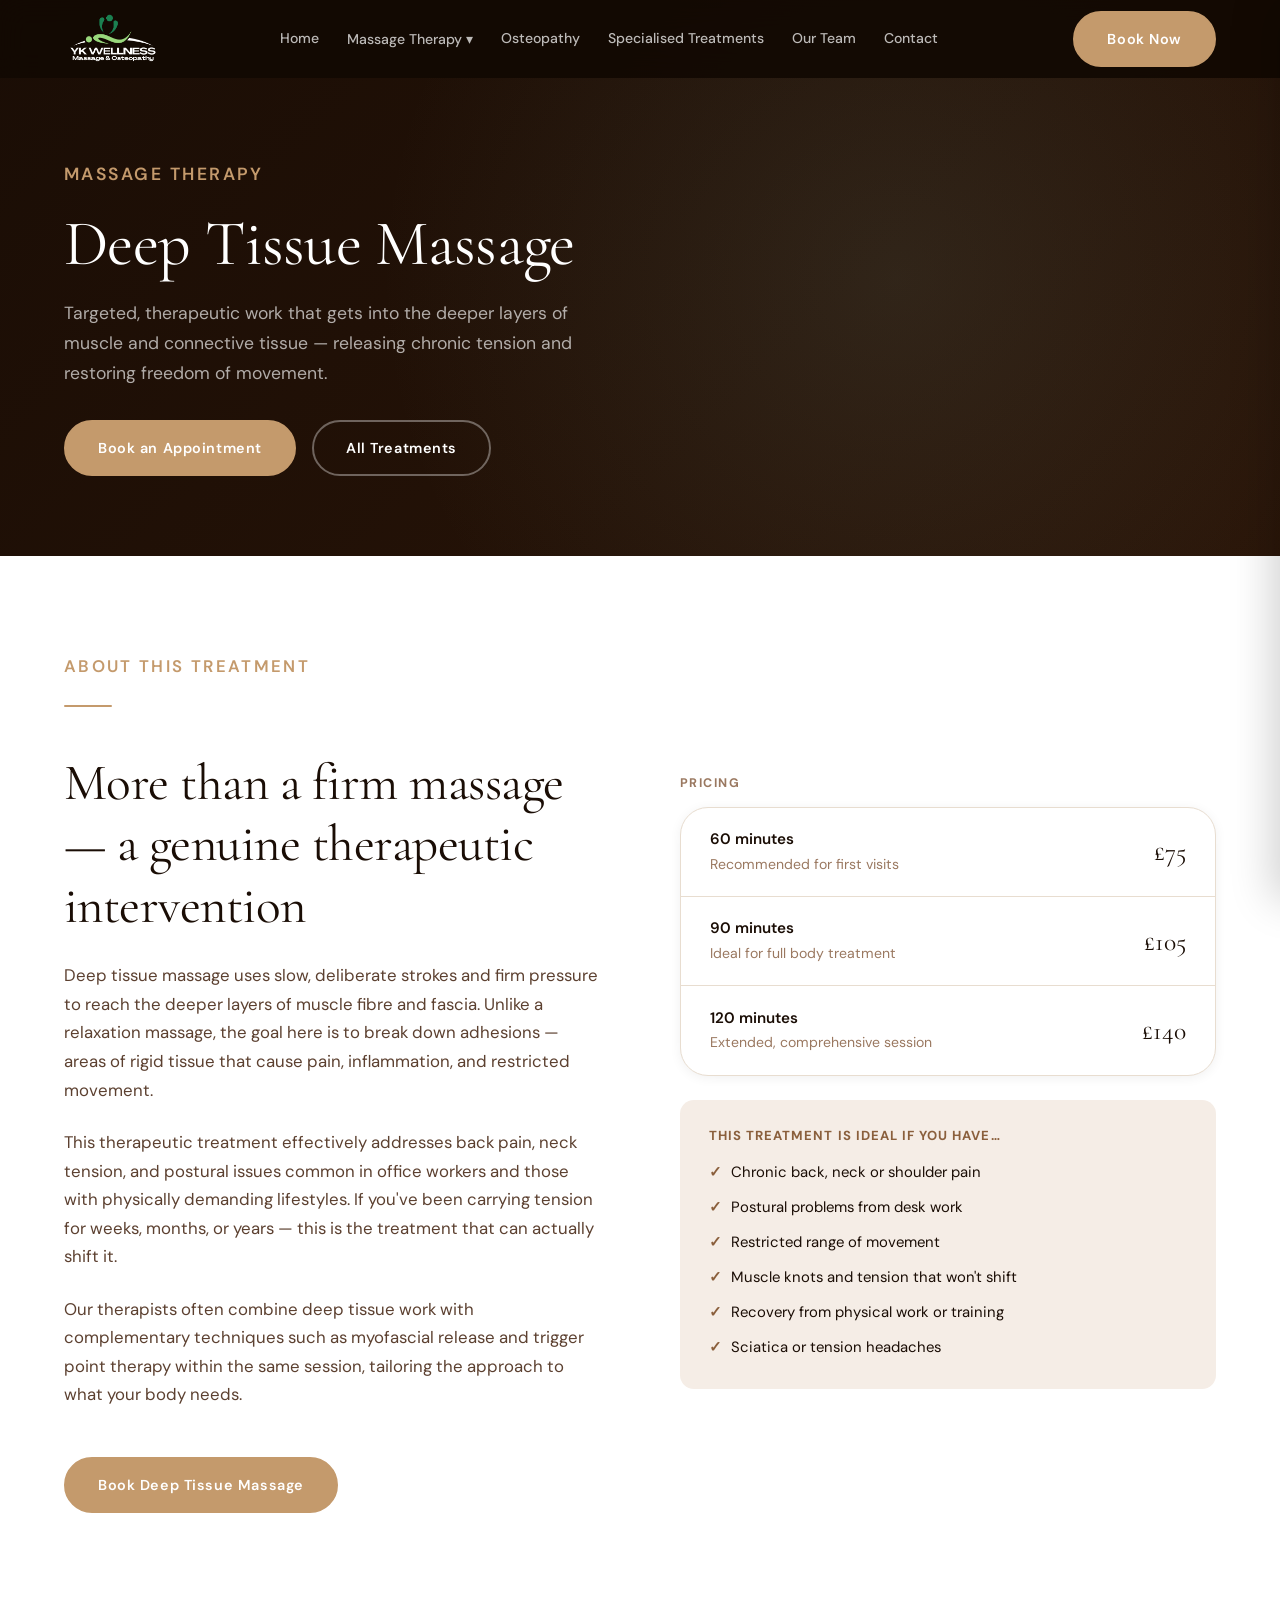
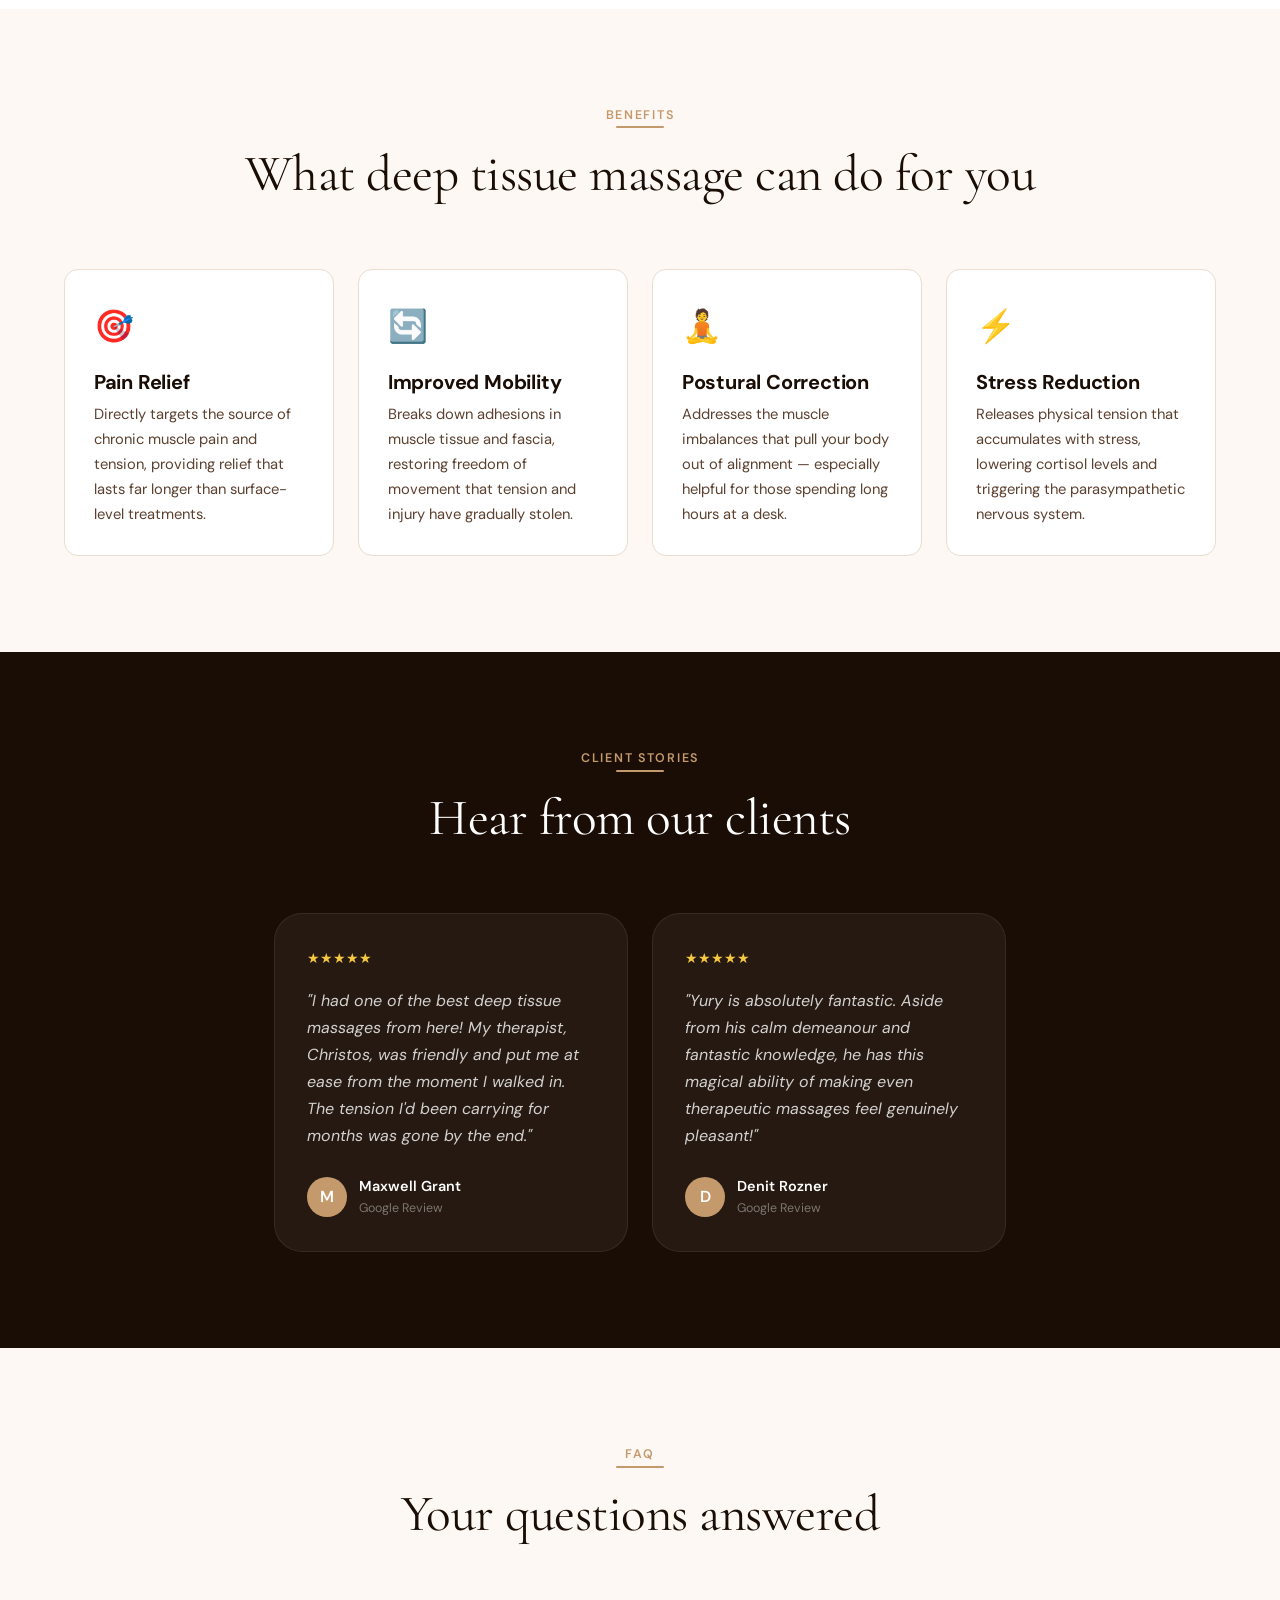
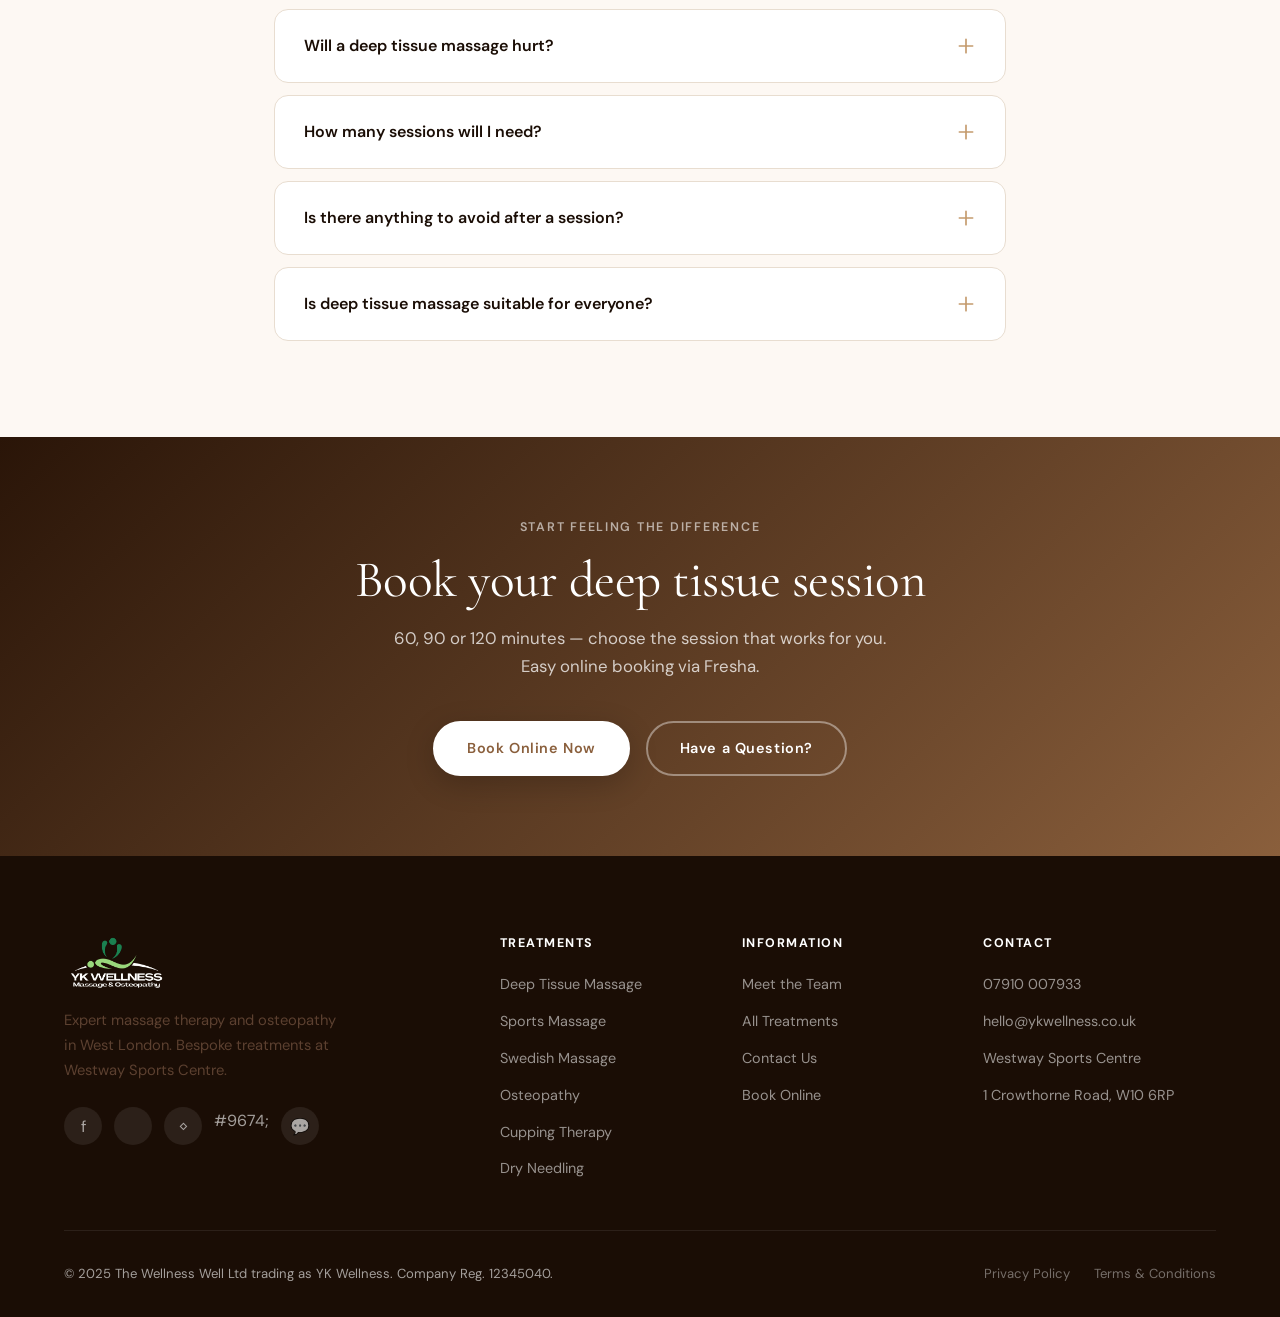
<file: deep-tissue.html>
<!DOCTYPE html>
<html lang="en">
<head>
  <meta charset="UTF-8" />
  <meta name="viewport" content="width=device-width, initial-scale=1.0" />
  <title>Deep Tissue Massage | YK Wellness — West London</title>
  <meta name="description" content="Deep tissue massage at Westway Sports Centre, West London. Relieve chronic pain, neck tension and postural issues. Book online today." />
  <link rel="preconnect" href="https://fonts.googleapis.com" />
  <link rel="preconnect" href="https://fonts.gstatic.com" crossorigin />
  <link href="https://fonts.googleapis.com/css2?family=Cormorant+Garamond:ital,wght@0,300;0,400;0,600;1,300;1,400&family=DM+Sans:wght@400;500;600;700&display=swap" rel="stylesheet" />
  <link rel="icon" href="LOGOYKW.png" type="image/png" />
  <link rel="stylesheet" href="style.css" />
</head>
<body>

<nav class="nav" id="nav">
  <div class="container">
    <div class="nav__inner">
      <a href="index.html" class="nav__logo"><img src="LOGOYKW.png" alt="YK Wellness" class="nav__logo-img"></a>
      <div class="nav__links">
        <a href="index.html">Home</a>
        <div class="nav__dropdown">
          <a href="massage-therapy.html" class="active">Massage Therapy ▾</a>
          <div class="nav__dropdown-menu">
            <a href="deep-tissue.html">Deep Tissue Massage</a>
            <a href="sports-massage.html">Sports Massage</a>
            <a href="swedish-massage.html">Swedish Massage</a>
            <a href="specialised-treatments.html">CBD Massage</a>
            <a href="specialised-treatments.html">Lymphatic Drainage</a>
          </div>
        </div>
        <a href="osteopathy.html">Osteopathy</a>
        <a href="specialised-treatments.html">Specialised Treatments</a>
        <a href="team.html">Our Team</a>
        <a href="contact.html">Contact</a>
      </div>
      <a href="https://www.fresha.com/a/yk-wellness-london-westway-sports-fitness-centre-uk-1-crowthorne-road-git4ohyh" target="_blank" class="btn btn-primary nav__cta">Book Now</a>
      <button class="nav__hamburger" id="hamburger"><span></span><span></span><span></span></button>
    </div>
  </div>
</nav>
<div class="nav__mobile-overlay" id="mobileOverlay"></div>
<div class="nav__mobile" id="mobileNav">
  <button class="nav__mobile-close" id="mobileClose" aria-label="Close menu">&times;</button>
  <a href="index.html">Home</a>
  <a href="massage-therapy.html">Massage Therapy</a>
  <div class="nav__mobile-sub">
    <a href="deep-tissue.html">— Deep Tissue</a>
    <a href="sports-massage.html">— Sports Massage</a>
    <a href="swedish-massage.html">— Swedish Massage</a>
  </div>
  <a href="osteopathy.html">Osteopathy</a>
  <a href="specialised-treatments.html">Specialised Treatments</a>
  <a href="team.html">Our Team</a>
  <a href="contact.html">Contact</a>
  <a href="https://www.fresha.com/a/yk-wellness-london-westway-sports-fitness-centre-uk-1-crowthorne-road-git4ohyh" target="_blank" class="btn btn-primary">Book Appointment</a>
</div>

<div class="page-hero">
  <div class="container page-hero__content">
    <p class="eyebrow">Massage Therapy</p>
    <h1>Deep Tissue Massage</h1>
    <p>Targeted, therapeutic work that gets into the deeper layers of muscle and connective tissue — releasing chronic tension and restoring freedom of movement.</p>
    <div class="page-hero__actions">
      <a href="https://www.fresha.com/a/yk-wellness-london-westway-sports-fitness-centre-uk-1-crowthorne-road-git4ohyh" target="_blank" class="btn btn-primary">Book an Appointment</a>
      <a href="massage-therapy.html" class="btn btn-outline" style="color:#fff;border-color:rgba(255,255,255,0.35);">All Treatments</a>
    </div>
  </div>
</div>

<!-- MAIN CONTENT -->
<section class="bg-white">
  <div class="container">
    <div class="intro-split">
      <div class="intro-split__text fade-up">
        <p class="eyebrow">About This Treatment</p>
        <div class="divider"></div>
        <h2>More than a firm massage — a genuine therapeutic intervention</h2>
        <p>Deep tissue massage uses slow, deliberate strokes and firm pressure to reach the deeper layers of muscle fibre and fascia. Unlike a relaxation massage, the goal here is to break down adhesions — areas of rigid tissue that cause pain, inflammation, and restricted movement.</p>
        <p>This therapeutic treatment effectively addresses back pain, neck tension, and postural issues common in office workers and those with physically demanding lifestyles. If you've been carrying tension for weeks, months, or years — this is the treatment that can actually shift it.</p>
        <p>Our therapists often combine deep tissue work with complementary techniques such as myofascial release and trigger point therapy within the same session, tailoring the approach to what your body needs.</p>
        <div style="margin-top:1.5rem;">
          <a href="https://www.fresha.com/a/yk-wellness-london-westway-sports-fitness-centre-uk-1-crowthorne-road-git4ohyh" target="_blank" class="btn btn-primary">Book Deep Tissue Massage</a>
        </div>
      </div>
      <div style="display:flex;flex-direction:column;gap:1.5rem;" class="fade-up">
        <!-- Pricing -->
        <div>
          <h4 style="font-family:var(--font-sans);font-size:0.78rem;font-weight:700;letter-spacing:0.12em;text-transform:uppercase;color:var(--light);margin-bottom:1rem;">Pricing</h4>
          <div class="price-table">
            <div class="price-row">
              <div><div class="price-row__duration">60 minutes</div><div class="price-row__desc">Recommended for first visits</div></div>
              <div class="price-row__amount">£75</div>
            </div>
            <div class="price-row">
              <div><div class="price-row__duration">90 minutes</div><div class="price-row__desc">Ideal for full body treatment</div></div>
              <div class="price-row__amount">£105</div>
            </div>
            <div class="price-row">
              <div><div class="price-row__duration">120 minutes</div><div class="price-row__desc">Extended, comprehensive session</div></div>
              <div class="price-row__amount">£140</div>
            </div>
          </div>
        </div>
        <!-- Good for -->
        <div style="background:var(--sage-light);border-radius:var(--radius-md);padding:1.8rem;">
          <h4 style="font-family:var(--font-sans);font-size:0.82rem;font-weight:700;letter-spacing:0.08em;text-transform:uppercase;color:var(--sage-dark);margin-bottom:1rem;">This treatment is ideal if you have…</h4>
          <ul style="display:flex;flex-direction:column;gap:0.6rem;">
            <li style="display:flex;gap:0.6rem;font-size:0.93rem;color:var(--charcoal);"><span style="color:var(--sage-dark);font-weight:700;">✓</span> Chronic back, neck or shoulder pain</li>
            <li style="display:flex;gap:0.6rem;font-size:0.93rem;color:var(--charcoal);"><span style="color:var(--sage-dark);font-weight:700;">✓</span> Postural problems from desk work</li>
            <li style="display:flex;gap:0.6rem;font-size:0.93rem;color:var(--charcoal);"><span style="color:var(--sage-dark);font-weight:700;">✓</span> Restricted range of movement</li>
            <li style="display:flex;gap:0.6rem;font-size:0.93rem;color:var(--charcoal);"><span style="color:var(--sage-dark);font-weight:700;">✓</span> Muscle knots and tension that won't shift</li>
            <li style="display:flex;gap:0.6rem;font-size:0.93rem;color:var(--charcoal);"><span style="color:var(--sage-dark);font-weight:700;">✓</span> Recovery from physical work or training</li>
            <li style="display:flex;gap:0.6rem;font-size:0.93rem;color:var(--charcoal);"><span style="color:var(--sage-dark);font-weight:700;">✓</span> Sciatica or tension headaches</li>
          </ul>
        </div>
      </div>
    </div>
  </div>
</section>

<!-- BENEFITS -->
<section class="bg-ivory">
  <div class="container">
    <div class="section-header section-header--center fade-up">
      <p class="eyebrow">Benefits</p>
      <div class="divider divider--center"></div>
      <h2>What deep tissue massage can do for you</h2>
    </div>
    <div style="display:grid;grid-template-columns:repeat(auto-fit,minmax(240px,1fr));gap:1.5rem;" class="fade-up">
      <div style="background:var(--white);border:1px solid var(--sand);border-radius:var(--radius-md);padding:1.8rem;">
        <div style="font-size:2rem;margin-bottom:1rem;">🎯</div>
        <h4 style="font-family:var(--font-sans);font-weight:700;margin-bottom:0.5rem;">Pain Relief</h4>
        <p style="font-size:0.92rem;">Directly targets the source of chronic muscle pain and tension, providing relief that lasts far longer than surface-level treatments.</p>
      </div>
      <div style="background:var(--white);border:1px solid var(--sand);border-radius:var(--radius-md);padding:1.8rem;">
        <div style="font-size:2rem;margin-bottom:1rem;">🔄</div>
        <h4 style="font-family:var(--font-sans);font-weight:700;margin-bottom:0.5rem;">Improved Mobility</h4>
        <p style="font-size:0.92rem;">Breaks down adhesions in muscle tissue and fascia, restoring freedom of movement that tension and injury have gradually stolen.</p>
      </div>
      <div style="background:var(--white);border:1px solid var(--sand);border-radius:var(--radius-md);padding:1.8rem;">
        <div style="font-size:2rem;margin-bottom:1rem;">🧘</div>
        <h4 style="font-family:var(--font-sans);font-weight:700;margin-bottom:0.5rem;">Postural Correction</h4>
        <p style="font-size:0.92rem;">Addresses the muscle imbalances that pull your body out of alignment — especially helpful for those spending long hours at a desk.</p>
      </div>
      <div style="background:var(--white);border:1px solid var(--sand);border-radius:var(--radius-md);padding:1.8rem;">
        <div style="font-size:2rem;margin-bottom:1rem;">⚡</div>
        <h4 style="font-family:var(--font-sans);font-weight:700;margin-bottom:0.5rem;">Stress Reduction</h4>
        <p style="font-size:0.92rem;">Releases physical tension that accumulates with stress, lowering cortisol levels and triggering the parasympathetic nervous system.</p>
      </div>
    </div>
  </div>
</section>

<!-- TESTIMONIAL -->
<section class="testimonials">
  <div class="container--narrow">
    <div class="section-header section-header--center fade-up">
      <p class="eyebrow">Client Stories</p>
      <div class="divider divider--center" style="background:var(--sage)"></div>
      <h2>Hear from our clients</h2>
    </div>
    <div class="testimonials-grid fade-up" style="grid-template-columns:1fr 1fr;">
      <div class="testimonial-card">
        <div class="testimonial-card__stars">★★★★★</div>
        <p class="testimonial-card__quote">"I had one of the best deep tissue massages from here! My therapist, Christos, was friendly and put me at ease from the moment I walked in. The tension I'd been carrying for months was gone by the end."</p>
        <div class="testimonial-card__author">
          <div class="testimonial-card__avatar">M</div>
          <div><div class="testimonial-card__name">Maxwell Grant</div><div class="testimonial-card__via">Google Review</div></div>
        </div>
      </div>
      <div class="testimonial-card">
        <div class="testimonial-card__stars">★★★★★</div>
        <p class="testimonial-card__quote">"Yury is absolutely fantastic. Aside from his calm demeanour and fantastic knowledge, he has this magical ability of making even therapeutic massages feel genuinely pleasant!"</p>
        <div class="testimonial-card__author">
          <div class="testimonial-card__avatar">D</div>
          <div><div class="testimonial-card__name">Denit Rozner</div><div class="testimonial-card__via">Google Review</div></div>
        </div>
      </div>
    </div>
  </div>
</section>

<!-- FAQ -->
<section class="bg-ivory">
  <div class="container--narrow">
    <div class="section-header section-header--center fade-up">
      <p class="eyebrow">FAQ</p>
      <div class="divider divider--center"></div>
      <h2>Your questions answered</h2>
    </div>
    <div class="faq-list fade-up">
      <div class="faq-item">
        <div class="faq-question">Will a deep tissue massage hurt?
          <svg width="20" height="20" fill="none" viewBox="0 0 24 24" stroke="currentColor" stroke-width="2"><path stroke-linecap="round" stroke-linejoin="round" d="M12 4v16m8-8H4"/></svg>
        </div>
        <div class="faq-answer"><p>Deep tissue work can involve some discomfort, particularly in areas of significant tension — but it should never be truly painful. Your therapist will regularly check in with you and adjust pressure based on your feedback. Many clients describe the sensation as "pleasantly intense" — and the relief afterwards makes it well worth it.</p></div>
      </div>
      <div class="faq-item">
        <div class="faq-question">How many sessions will I need?
          <svg width="20" height="20" fill="none" viewBox="0 0 24 24" stroke="currentColor" stroke-width="2"><path stroke-linecap="round" stroke-linejoin="round" d="M12 4v16m8-8H4"/></svg>
        </div>
        <div class="faq-answer"><p>This depends on your condition and goals. Some clients feel significant relief after just one session; others benefit most from a course of 4–6 sessions, particularly for chronic conditions. Your therapist will give you an honest assessment after your first appointment.</p></div>
      </div>
      <div class="faq-item">
        <div class="faq-question">Is there anything to avoid after a session?
          <svg width="20" height="20" fill="none" viewBox="0 0 24 24" stroke="currentColor" stroke-width="2"><path stroke-linecap="round" stroke-linejoin="round" d="M12 4v16m8-8H4"/></svg>
        </div>
        <div class="faq-answer"><p>We recommend drinking plenty of water, avoiding strenuous exercise for 24 hours, and having a warm bath if you experience any post-treatment soreness. Some mild soreness the next day is normal and a sign the treatment is working.</p></div>
      </div>
      <div class="faq-item">
        <div class="faq-question">Is deep tissue massage suitable for everyone?
          <svg width="20" height="20" fill="none" viewBox="0 0 24 24" stroke="currentColor" stroke-width="2"><path stroke-linecap="round" stroke-linejoin="round" d="M12 4v16m8-8H4"/></svg>
        </div>
        <div class="faq-answer"><p>Deep tissue massage is suitable for most people. However, it may not be recommended if you have certain conditions such as blood clots, osteoporosis, or very recent injuries. Our therapists will assess your suitability during the consultation. If in doubt, contact us and we'll advise you.</p></div>
      </div>
    </div>
  </div>
</section>

<div class="cta-band">
  <div class="container">
    <p class="eyebrow" style="color:rgba(255,255,255,0.6);margin-bottom:0.75rem;">Start feeling the difference</p>
    <h2>Book your deep tissue session</h2>
    <p>60, 90 or 120 minutes — choose the session that works for you. Easy online booking via Fresha.</p>
    <div style="display:flex;gap:1rem;justify-content:center;flex-wrap:wrap;">
      <a href="https://www.fresha.com/a/yk-wellness-london-westway-sports-fitness-centre-uk-1-crowthorne-road-git4ohyh" target="_blank" class="btn btn-white">Book Online Now</a>
      <a href="contact.html" class="btn btn-outline" style="color:#fff;border-color:rgba(255,255,255,0.4);">Have a Question?</a>
    </div>
  </div>
</div>

<footer>
  <div class="container">
    <div class="footer-grid">
      <div class="footer-brand">
        <a href="index.html" class="footer-logo"><img src="LOGOYKW.png" alt="YK Wellness" style="height:56px;width:auto;"></a>
        <p>Expert massage therapy and osteopathy in West London. Bespoke treatments at Westway Sports Centre.</p>
        <div class="footer-social">
          <a href="https://www.facebook.com/ykwellness.london/" target="_blank" class="social-btn" aria-label="Facebook">f</a>
          <a href="https://www.instagram.com/ykwellness/" target="_blank" class="social-btn" aria-label="Instagram"><a href="#" class="social-btn">&#9674;</a>#9674;</a>
          <a href="https://api.whatsapp.com/send/?phone=%2B447910007933&text&type=phone_number&app_absent=0" class="social-btn">&#128172;</a>
        </div>
      </div>
      <div class="footer-col">
        <h5>Treatments</h5>
        <ul>
          <li><a href="deep-tissue.html">Deep Tissue Massage</a></li>
          <li><a href="sports-massage.html">Sports Massage</a></li>
          <li><a href="swedish-massage.html">Swedish Massage</a></li>
          <li><a href="osteopathy.html">Osteopathy</a></li>
          <li><a href="specialised-treatments.html">Cupping Therapy</a></li>
          <li><a href="specialised-treatments.html">Dry Needling</a></li>
        </ul>
      </div>
      <div class="footer-col">
        <h5>Information</h5>
        <ul>
          <li><a href="team.html">Meet the Team</a></li>
          <li><a href="massage-therapy.html">All Treatments</a></li>
          <li><a href="contact.html">Contact Us</a></li>
          <li><a href="https://www.fresha.com/a/yk-wellness-london-westway-sports-fitness-centre-uk-1-crowthorne-road-git4ohyh" target="_blank">Book Online</a></li>
        </ul>
      </div>
      <div class="footer-col">
        <h5>Contact</h5>
        <ul>
          <li><a href="tel:07910007933">07910 007933</a></li>
          <li><a href="mailto:hello@ykwellness.co.uk">hello@ykwellness.co.uk</a></li>
          <li><a href="#">Westway Sports Centre</a></li>
          <li><a href="#">1 Crowthorne Road, W10 6RP</a></li>
        </ul>
      </div>
    </div>
    <div class="footer-bottom">
      <span>© 2025 The Wellness Well Ltd trading as YK Wellness. Company Reg. 12345040.</span>
      <div style="display:flex;gap:1.5rem;"><a href="#">Privacy Policy</a><a href="#">Terms & Conditions</a></div>
    </div>
  </div>
</footer>
<script src="main.js"></script>
</body>
</html>
</file>
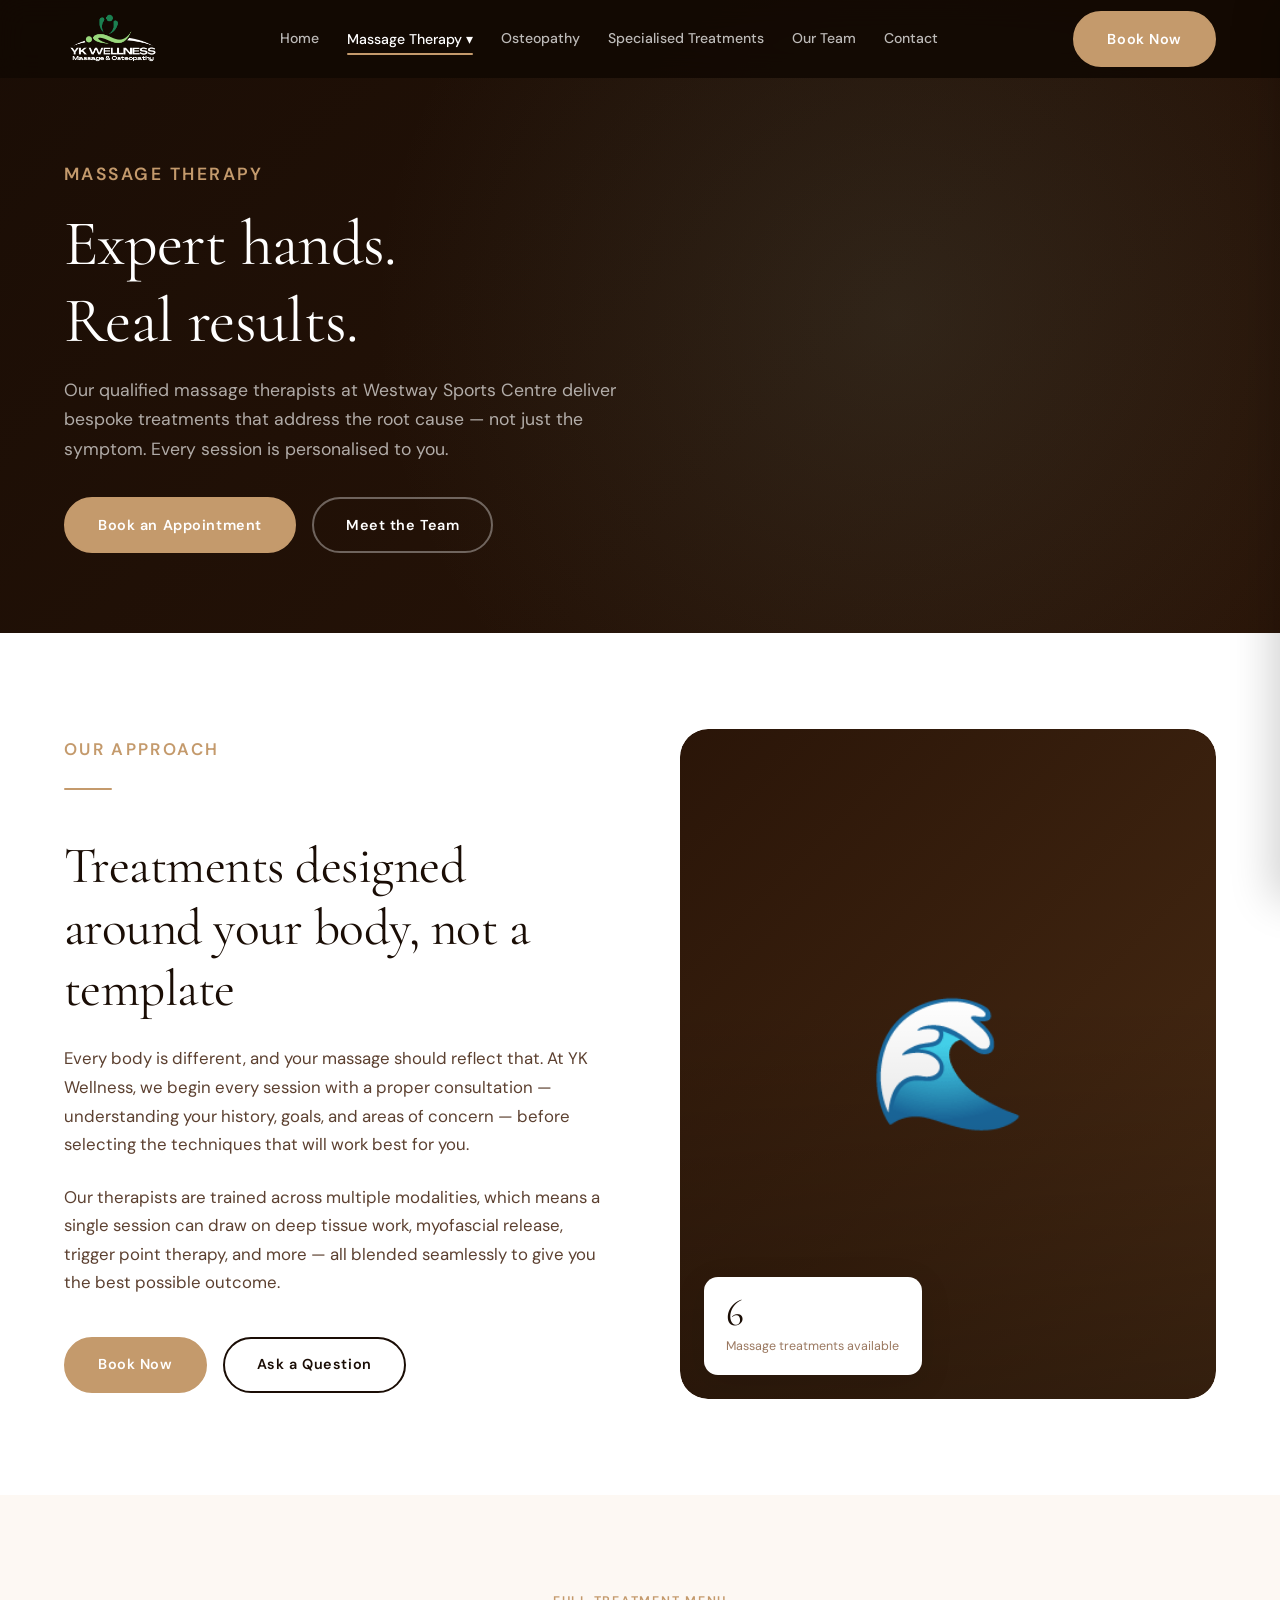
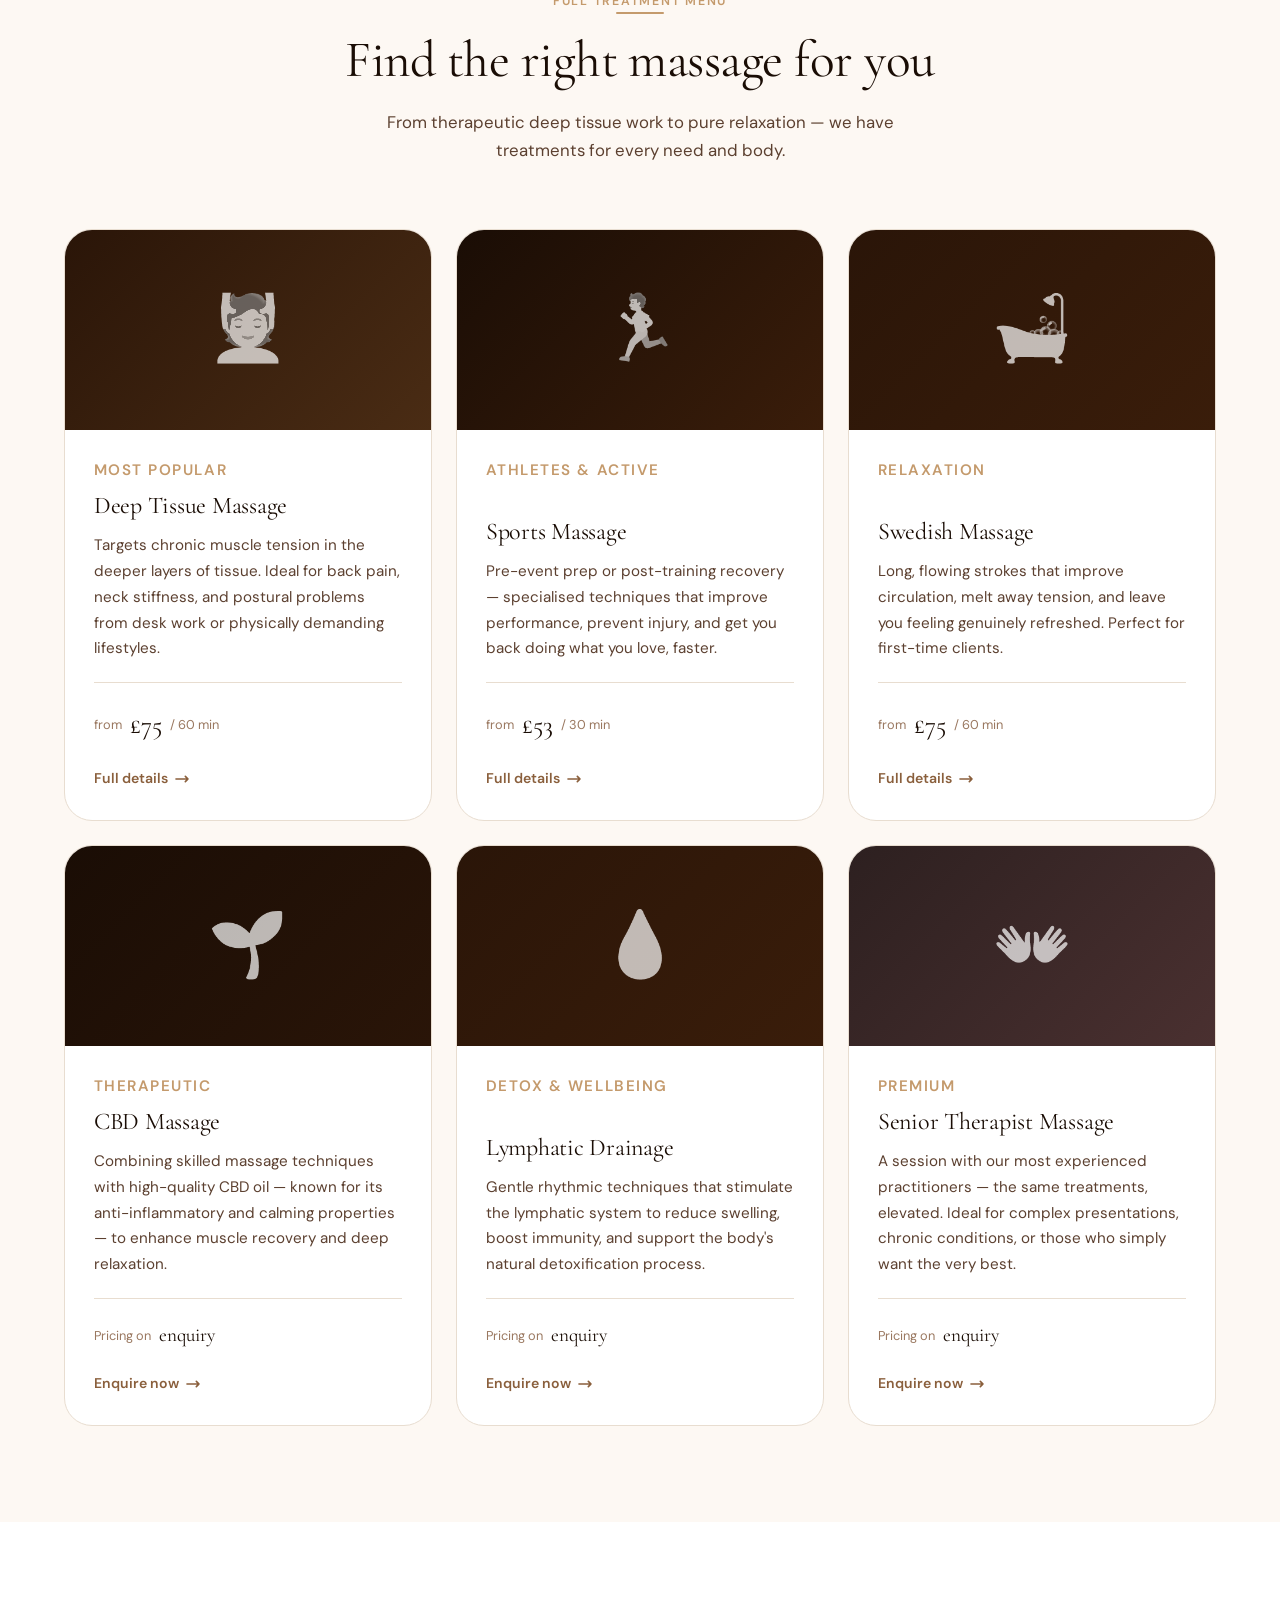
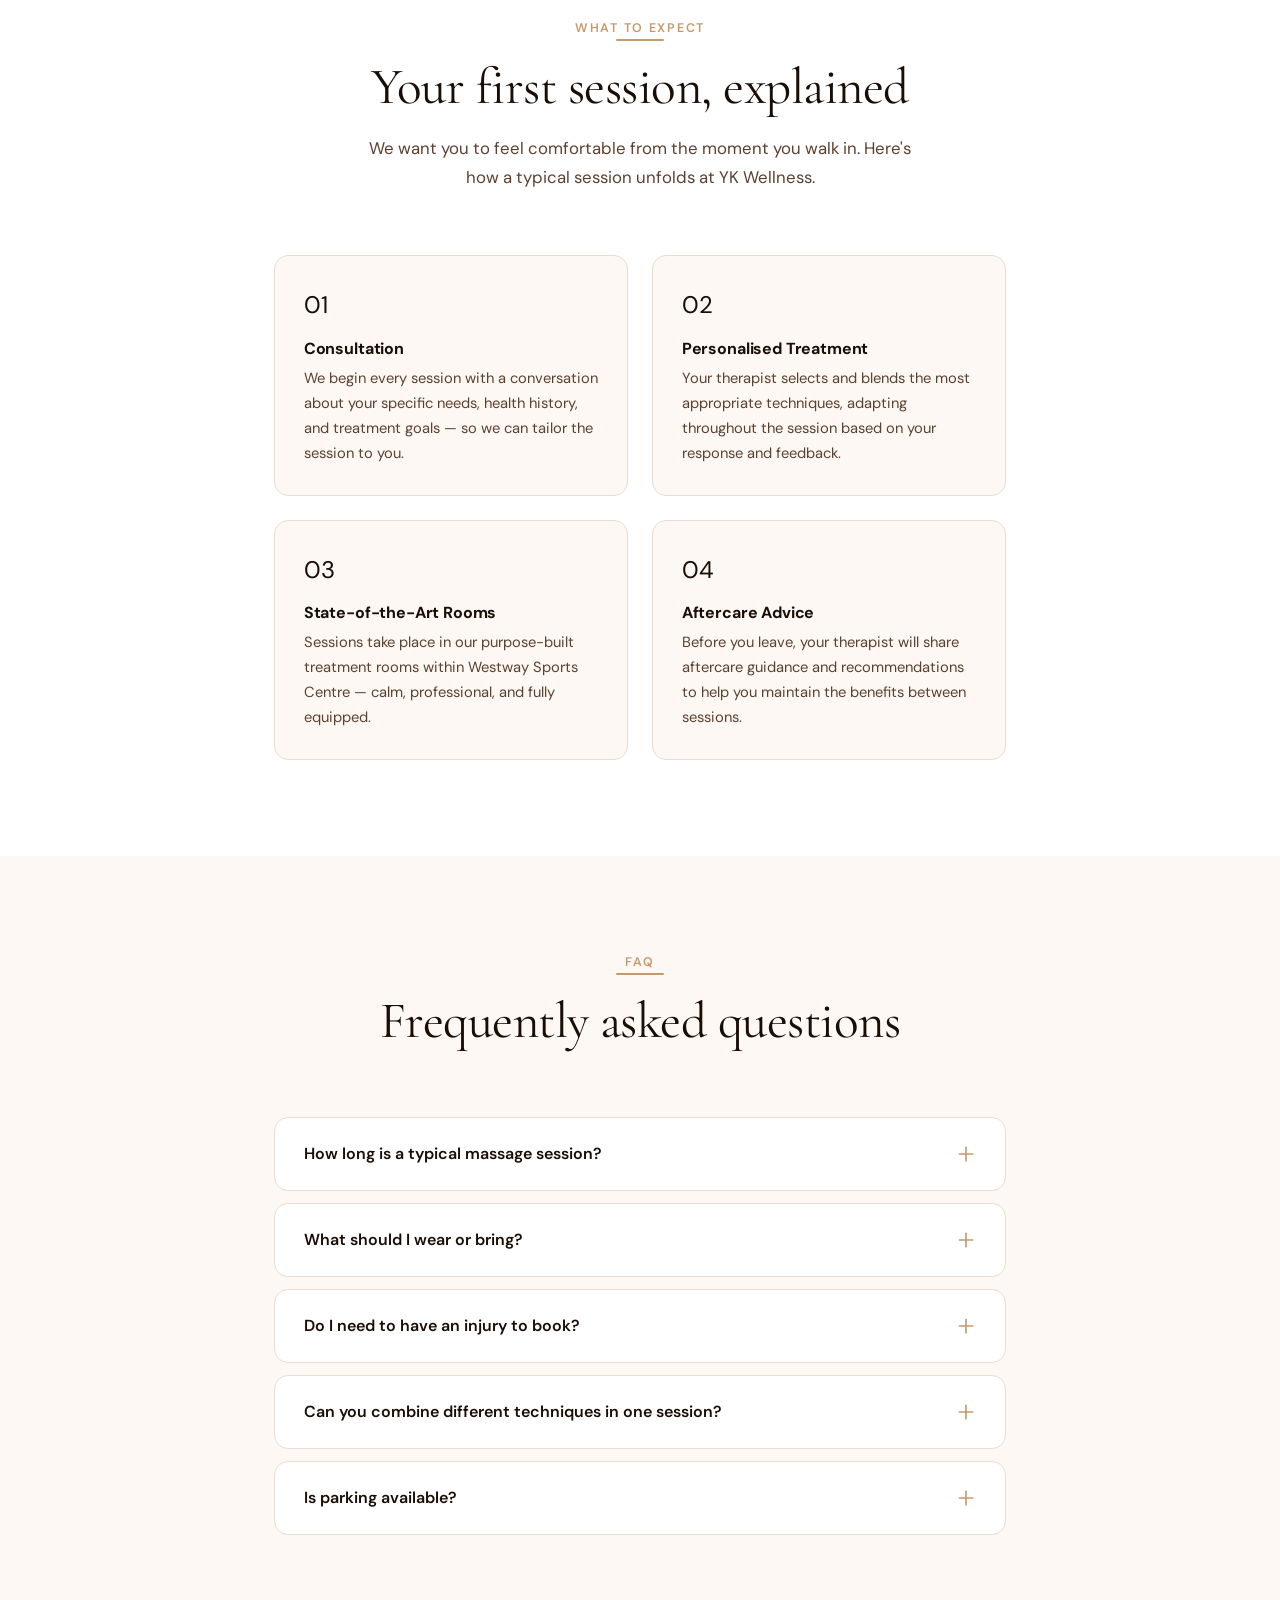
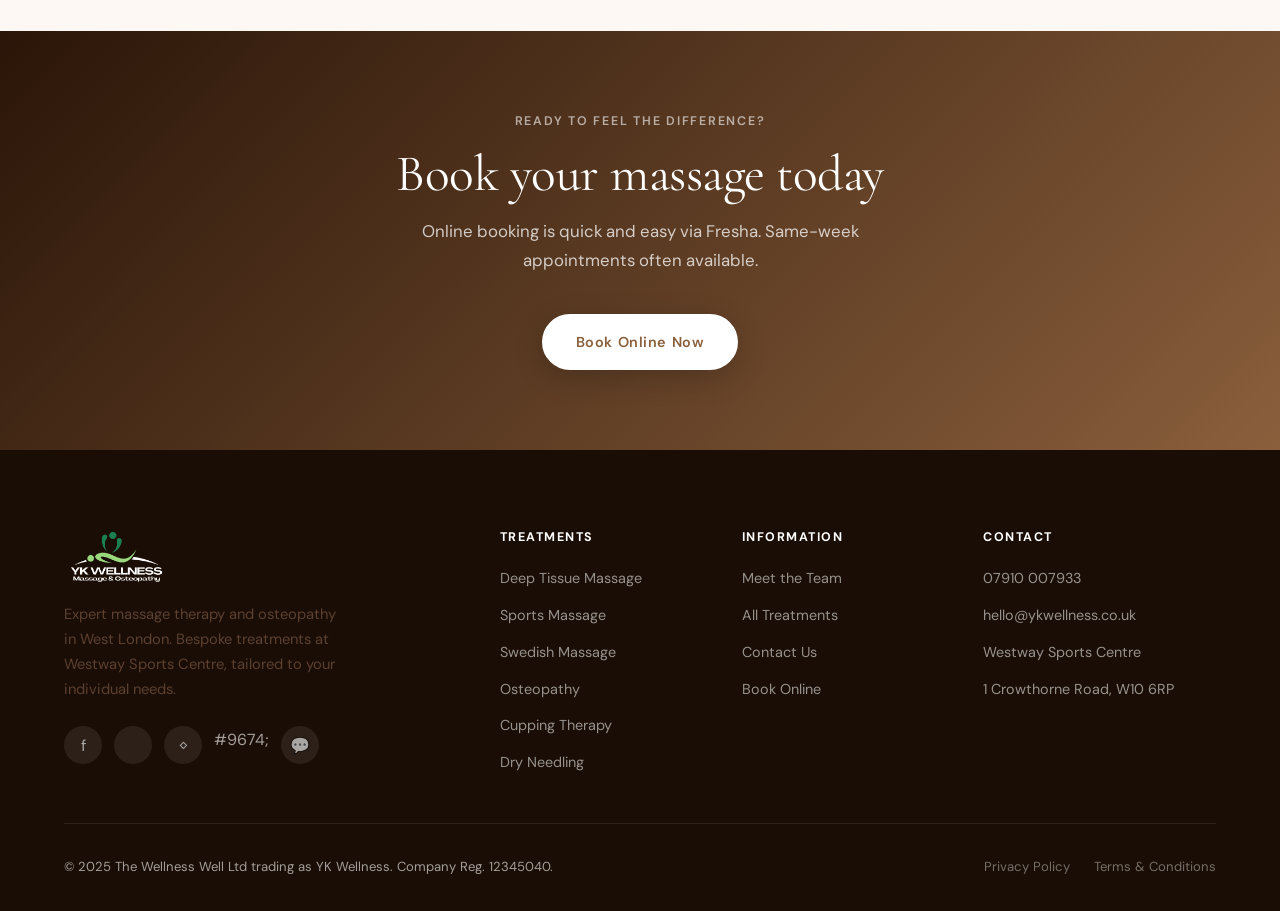
<file: massage-therapy.html>
<!DOCTYPE html>
<html lang="en">
<head>
  <meta charset="UTF-8" />
  <meta name="viewport" content="width=device-width, initial-scale=1.0" />
  <title>Massage Therapy | YK Wellness — West London</title>
  <meta name="description" content="Professional massage therapy at Westway Sports Centre, West London. Deep tissue, sports, Swedish, CBD and lymphatic drainage massage. Book online." />
  <link rel="preconnect" href="https://fonts.googleapis.com" />
  <link rel="preconnect" href="https://fonts.gstatic.com" crossorigin />
  <link href="https://fonts.googleapis.com/css2?family=Cormorant+Garamond:ital,wght@0,300;0,400;0,600;1,300;1,400&family=DM+Sans:wght@400;500;600;700&display=swap" rel="stylesheet" />
  <link rel="icon" href="LOGOYKW.png" type="image/png" />
  <link rel="stylesheet" href="style.css" />
</head>
<body>

<nav class="nav" id="nav">
  <div class="container">
    <div class="nav__inner">
      <a href="index.html" class="nav__logo"><img src="LOGOYKW.png" alt="YK Wellness" class="nav__logo-img"></a>
      <div class="nav__links">
        <a href="index.html">Home</a>
        <div class="nav__dropdown">
          <a href="massage-therapy.html" class="active">Massage Therapy ▾</a>
          <div class="nav__dropdown-menu">
            <a href="deep-tissue.html">Deep Tissue Massage</a>
            <a href="sports-massage.html">Sports Massage</a>
            <a href="swedish-massage.html">Swedish Massage</a>
            <a href="specialised-treatments.html">CBD Massage</a>
            <a href="specialised-treatments.html">Lymphatic Drainage</a>
          </div>
        </div>
        <a href="osteopathy.html">Osteopathy</a>
        <a href="specialised-treatments.html">Specialised Treatments</a>
        <a href="team.html">Our Team</a>
        <a href="contact.html">Contact</a>
      </div>
      <a href="https://www.fresha.com/a/yk-wellness-london-westway-sports-fitness-centre-uk-1-crowthorne-road-git4ohyh" target="_blank" class="btn btn-primary nav__cta">Book Now</a>
      <button class="nav__hamburger" id="hamburger"><span></span><span></span><span></span></button>
    </div>
  </div>
</nav>
<div class="nav__mobile-overlay" id="mobileOverlay"></div>
<div class="nav__mobile" id="mobileNav">
  <button class="nav__mobile-close" id="mobileClose" aria-label="Close menu">&times;</button>
  <a href="index.html">Home</a>
  <a href="massage-therapy.html">Massage Therapy</a>
  <div class="nav__mobile-sub">
    <a href="deep-tissue.html">— Deep Tissue</a>
    <a href="sports-massage.html">— Sports Massage</a>
    <a href="swedish-massage.html">— Swedish Massage</a>
  </div>
  <a href="osteopathy.html">Osteopathy</a>
  <a href="specialised-treatments.html">Specialised Treatments</a>
  <a href="team.html">Our Team</a>
  <a href="contact.html">Contact</a>
  <a href="https://www.fresha.com/a/yk-wellness-london-westway-sports-fitness-centre-uk-1-crowthorne-road-git4ohyh" target="_blank" class="btn btn-primary">Book Appointment</a>
</div>

<div class="page-hero">
  <div class="container page-hero__content">
    <p class="eyebrow">Massage Therapy</p>
    <h1>Expert hands.<br />Real results.</h1>
    <p>Our qualified massage therapists at Westway Sports Centre deliver bespoke treatments that address the root cause — not just the symptom. Every session is personalised to you.</p>
    <div class="page-hero__actions">
      <a href="https://www.fresha.com/a/yk-wellness-london-westway-sports-fitness-centre-uk-1-crowthorne-road-git4ohyh" target="_blank" class="btn btn-primary">Book an Appointment</a>
      <a href="team.html" class="btn btn-outline" style="color:#fff;border-color:rgba(255,255,255,0.35);">Meet the Team</a>
    </div>
  </div>
</div>

<!-- INTRO -->
<section class="bg-white">
  <div class="container">
    <div class="intro-split">
      <div class="intro-split__text fade-up">
        <p class="eyebrow">Our Approach</p>
        <div class="divider"></div>
        <h2>Treatments designed around your body, not a template</h2>
        <p>Every body is different, and your massage should reflect that. At YK Wellness, we begin every session with a proper consultation — understanding your history, goals, and areas of concern — before selecting the techniques that will work best for you.</p>
        <p>Our therapists are trained across multiple modalities, which means a single session can draw on deep tissue work, myofascial release, trigger point therapy, and more — all blended seamlessly to give you the best possible outcome.</p>
        <div style="margin-top:1rem;display:flex;gap:1rem;flex-wrap:wrap;">
          <a href="https://www.fresha.com/a/yk-wellness-london-westway-sports-fitness-centre-uk-1-crowthorne-road-git4ohyh" target="_blank" class="btn btn-primary">Book Now</a>
          <a href="contact.html" class="btn btn-outline">Ask a Question</a>
        </div>
      </div>
      <div class="intro-split__visual">
        <div class="intro-split__box" style="background:linear-gradient(135deg,#2a1508,#4a2c14)">🌊</div>
        <div class="intro-split__badge">
          <div class="intro-split__badge-num">6</div>
          <div class="intro-split__badge-label">Massage treatments available</div>
        </div>
      </div>
    </div>
  </div>
</section>

<!-- ALL TREATMENTS -->
<section class="bg-ivory">
  <div class="container">
    <div class="section-header section-header--center fade-up">
      <p class="eyebrow">Full Treatment Menu</p>
      <div class="divider divider--center"></div>
      <h2>Find the right massage for you</h2>
      <p>From therapeutic deep tissue work to pure relaxation — we have treatments for every need and body.</p>
    </div>
    <div class="treatments-grid">

      <div class="treatment-card fade-up">
        <div class="treatment-card__visual vis-deep"><span class="vis-icon">💆</span></div>
        <div class="treatment-card__body">
          <p class="treatment-card__tag">Most Popular</p>
          <h3>Deep Tissue Massage</h3>
          <p>Targets chronic muscle tension in the deeper layers of tissue. Ideal for back pain, neck stiffness, and postural problems from desk work or physically demanding lifestyles.</p>
          <div class="treatment-card__price">
            <span class="treatment-card__price-from">from</span>
            <span class="treatment-card__price-val">£75</span>
            <span class="treatment-card__price-unit">/ 60 min</span>
          </div>
          <a href="deep-tissue.html" class="treatment-card__link">Full details <svg width="16" height="16" fill="none" viewBox="0 0 24 24" stroke="currentColor" stroke-width="2.5"><path stroke-linecap="round" stroke-linejoin="round" d="M17 8l4 4m0 0l-4 4m4-4H3"/></svg></a>
        </div>
      </div>

      <div class="treatment-card fade-up">
        <div class="treatment-card__visual vis-sports"><span class="vis-icon">🏃</span></div>
        <div class="treatment-card__body">
          <p class="treatment-card__tag">Athletes & Active</p>
          <h3>Sports Massage</h3>
          <p>Pre-event prep or post-training recovery — specialised techniques that improve performance, prevent injury, and get you back doing what you love, faster.</p>
          <div class="treatment-card__price">
            <span class="treatment-card__price-from">from</span>
            <span class="treatment-card__price-val">£53</span>
            <span class="treatment-card__price-unit">/ 30 min</span>
          </div>
          <a href="sports-massage.html" class="treatment-card__link">Full details <svg width="16" height="16" fill="none" viewBox="0 0 24 24" stroke="currentColor" stroke-width="2.5"><path stroke-linecap="round" stroke-linejoin="round" d="M17 8l4 4m0 0l-4 4m4-4H3"/></svg></a>
        </div>
      </div>

      <div class="treatment-card fade-up">
        <div class="treatment-card__visual vis-swedish"><span class="vis-icon">🛁</span></div>
        <div class="treatment-card__body">
          <p class="treatment-card__tag">Relaxation</p>
          <h3>Swedish Massage</h3>
          <p>Long, flowing strokes that improve circulation, melt away tension, and leave you feeling genuinely refreshed. Perfect for first-time clients.</p>
          <div class="treatment-card__price">
            <span class="treatment-card__price-from">from</span>
            <span class="treatment-card__price-val">£75</span>
            <span class="treatment-card__price-unit">/ 60 min</span>
          </div>
          <a href="swedish-massage.html" class="treatment-card__link">Full details <svg width="16" height="16" fill="none" viewBox="0 0 24 24" stroke="currentColor" stroke-width="2.5"><path stroke-linecap="round" stroke-linejoin="round" d="M17 8l4 4m0 0l-4 4m4-4H3"/></svg></a>
        </div>
      </div>

      <div class="treatment-card fade-up">
        <div class="treatment-card__visual vis-cbd"><span class="vis-icon">🌱</span></div>
        <div class="treatment-card__body">
          <p class="treatment-card__tag">Therapeutic</p>
          <h3>CBD Massage</h3>
          <p>Combining skilled massage techniques with high-quality CBD oil — known for its anti-inflammatory and calming properties — to enhance muscle recovery and deep relaxation.</p>
          <div class="treatment-card__price">
            <span class="treatment-card__price-from">Pricing on</span>
            <span class="treatment-card__price-val" style="font-size:1.2rem;">enquiry</span>
          </div>
          <a href="contact.html" class="treatment-card__link">Enquire now <svg width="16" height="16" fill="none" viewBox="0 0 24 24" stroke="currentColor" stroke-width="2.5"><path stroke-linecap="round" stroke-linejoin="round" d="M17 8l4 4m0 0l-4 4m4-4H3"/></svg></a>
        </div>
      </div>

      <div class="treatment-card fade-up">
        <div class="treatment-card__visual vis-lymph"><span class="vis-icon">💧</span></div>
        <div class="treatment-card__body">
          <p class="treatment-card__tag">Detox & Wellbeing</p>
          <h3>Lymphatic Drainage</h3>
          <p>Gentle rhythmic techniques that stimulate the lymphatic system to reduce swelling, boost immunity, and support the body's natural detoxification process.</p>
          <div class="treatment-card__price">
            <span class="treatment-card__price-from">Pricing on</span>
            <span class="treatment-card__price-val" style="font-size:1.2rem;">enquiry</span>
          </div>
          <a href="contact.html" class="treatment-card__link">Enquire now <svg width="16" height="16" fill="none" viewBox="0 0 24 24" stroke="currentColor" stroke-width="2.5"><path stroke-linecap="round" stroke-linejoin="round" d="M17 8l4 4m0 0l-4 4m4-4H3"/></svg></a>
        </div>
      </div>

      <div class="treatment-card fade-up">
        <div class="treatment-card__visual" style="background:linear-gradient(135deg,#2d2020,#4a3030)"><span class="vis-icon">👐</span></div>
        <div class="treatment-card__body">
          <p class="treatment-card__tag">Premium</p>
          <h3>Senior Therapist Massage</h3>
          <p>A session with our most experienced practitioners — the same treatments, elevated. Ideal for complex presentations, chronic conditions, or those who simply want the very best.</p>
          <div class="treatment-card__price">
            <span class="treatment-card__price-from">Pricing on</span>
            <span class="treatment-card__price-val" style="font-size:1.2rem;">enquiry</span>
          </div>
          <a href="contact.html" class="treatment-card__link">Enquire now <svg width="16" height="16" fill="none" viewBox="0 0 24 24" stroke="currentColor" stroke-width="2.5"><path stroke-linecap="round" stroke-linejoin="round" d="M17 8l4 4m0 0l-4 4m4-4H3"/></svg></a>
        </div>
      </div>

    </div>
  </div>
</section>

<!-- WHAT TO EXPECT -->
<section class="bg-white">
  <div class="container--narrow">
    <div class="section-header section-header--center fade-up">
      <p class="eyebrow">What to Expect</p>
      <div class="divider divider--center"></div>
      <h2>Your first session, explained</h2>
      <p>We want you to feel comfortable from the moment you walk in. Here's how a typical session unfolds at YK Wellness.</p>
    </div>
    <div style="display:grid;grid-template-columns:1fr 1fr;gap:1.5rem;margin-top:2rem;" class="fade-up">
      <div style="background:var(--ivory);border-radius:var(--radius-md);padding:1.8rem;border:1px solid var(--sand);">
        <div style="font-size:1.5rem;margin-bottom:0.8rem;">01</div>
        <h4 style="font-family:var(--font-sans);font-size:1rem;font-weight:700;margin-bottom:0.5rem;">Consultation</h4>
        <p style="font-size:0.92rem;">We begin every session with a conversation about your specific needs, health history, and treatment goals — so we can tailor the session to you.</p>
      </div>
      <div style="background:var(--ivory);border-radius:var(--radius-md);padding:1.8rem;border:1px solid var(--sand);">
        <div style="font-size:1.5rem;margin-bottom:0.8rem;">02</div>
        <h4 style="font-family:var(--font-sans);font-size:1rem;font-weight:700;margin-bottom:0.5rem;">Personalised Treatment</h4>
        <p style="font-size:0.92rem;">Your therapist selects and blends the most appropriate techniques, adapting throughout the session based on your response and feedback.</p>
      </div>
      <div style="background:var(--ivory);border-radius:var(--radius-md);padding:1.8rem;border:1px solid var(--sand);">
        <div style="font-size:1.5rem;margin-bottom:0.8rem;">03</div>
        <h4 style="font-family:var(--font-sans);font-size:1rem;font-weight:700;margin-bottom:0.5rem;">State-of-the-Art Rooms</h4>
        <p style="font-size:0.92rem;">Sessions take place in our purpose-built treatment rooms within Westway Sports Centre — calm, professional, and fully equipped.</p>
      </div>
      <div style="background:var(--ivory);border-radius:var(--radius-md);padding:1.8rem;border:1px solid var(--sand);">
        <div style="font-size:1.5rem;margin-bottom:0.8rem;">04</div>
        <h4 style="font-family:var(--font-sans);font-size:1rem;font-weight:700;margin-bottom:0.5rem;">Aftercare Advice</h4>
        <p style="font-size:0.92rem;">Before you leave, your therapist will share aftercare guidance and recommendations to help you maintain the benefits between sessions.</p>
      </div>
    </div>
  </div>
</section>

<!-- FAQ -->
<section class="bg-ivory">
  <div class="container--narrow">
    <div class="section-header section-header--center fade-up">
      <p class="eyebrow">FAQ</p>
      <div class="divider divider--center"></div>
      <h2>Frequently asked questions</h2>
    </div>
    <div class="faq-list fade-up">
      <div class="faq-item">
        <div class="faq-question">How long is a typical massage session?
          <svg width="20" height="20" fill="none" viewBox="0 0 24 24" stroke="currentColor" stroke-width="2"><path stroke-linecap="round" stroke-linejoin="round" d="M12 4v16m8-8H4"/></svg>
        </div>
        <div class="faq-answer"><p>Most sessions run between 60 and 90 minutes, though we offer 30-minute express sessions for sports massage, and 120-minute extended sessions for deep tissue and Swedish. We recommend 60 minutes for your first visit so we have time for a proper consultation.</p></div>
      </div>
      <div class="faq-item">
        <div class="faq-question">What should I wear or bring?
          <svg width="20" height="20" fill="none" viewBox="0 0 24 24" stroke="currentColor" stroke-width="2"><path stroke-linecap="round" stroke-linejoin="round" d="M12 4v16m8-8H4"/></svg>
        </div>
        <div class="faq-answer"><p>Just yourself. We provide everything you need including towels and draping. Wear comfortable clothing that's easy to change in and out of. For sports massage, sports shorts are ideal.</p></div>
      </div>
      <div class="faq-item">
        <div class="faq-question">Do I need to have an injury to book?
          <svg width="20" height="20" fill="none" viewBox="0 0 24 24" stroke="currentColor" stroke-width="2"><path stroke-linecap="round" stroke-linejoin="round" d="M12 4v16m8-8H4"/></svg>
        </div>
        <div class="faq-answer"><p>Not at all. Many of our clients come purely for relaxation, stress relief, or as part of a regular wellness routine. You don't need a specific injury or condition to benefit from massage therapy.</p></div>
      </div>
      <div class="faq-item">
        <div class="faq-question">Can you combine different techniques in one session?
          <svg width="20" height="20" fill="none" viewBox="0 0 24 24" stroke="currentColor" stroke-width="2"><path stroke-linecap="round" stroke-linejoin="round" d="M12 4v16m8-8H4"/></svg>
        </div>
        <div class="faq-answer"><p>Absolutely — and it's one of our strengths. Our therapists are trained across multiple modalities, so a single session might blend deep tissue, myofascial release, trigger point therapy, and more, depending on what your body needs that day.</p></div>
      </div>
      <div class="faq-item">
        <div class="faq-question">Is parking available?
          <svg width="20" height="20" fill="none" viewBox="0 0 24 24" stroke="currentColor" stroke-width="2"><path stroke-linecap="round" stroke-linejoin="round" d="M12 4v16m8-8H4"/></svg>
        </div>
        <div class="faq-answer"><p>Yes — free parking is available at Westway Sports Centre. We're also close to Latimer Road and White City tube stations, making us easy to reach from across West London.</p></div>
      </div>
    </div>
  </div>
</section>

<div class="cta-band">
  <div class="container">
    <p class="eyebrow" style="color:rgba(255,255,255,0.6);margin-bottom:0.75rem;">Ready to feel the difference?</p>
    <h2>Book your massage today</h2>
    <p>Online booking is quick and easy via Fresha. Same-week appointments often available.</p>
    <a href="https://www.fresha.com/a/yk-wellness-london-westway-sports-fitness-centre-uk-1-crowthorne-road-git4ohyh" target="_blank" class="btn btn-white">Book Online Now</a>
  </div>
</div>

<footer>
  <div class="container">
    <div class="footer-grid">
      <div class="footer-brand">
        <a href="index.html" class="footer-logo"><img src="LOGOYKW.png" alt="YK Wellness" style="height:56px;width:auto;"></a>
        <p>Expert massage therapy and osteopathy in West London. Bespoke treatments at Westway Sports Centre, tailored to your individual needs.</p>
        <div class="footer-social">
          <a href="https://www.facebook.com/ykwellness.london/" target="_blank" class="social-btn" aria-label="Facebook">f</a>
          <a href="https://www.instagram.com/ykwellness/" target="_blank" class="social-btn" aria-label="Instagram"><a href="#" class="social-btn">&#9674;</a>#9674;</a>
          <a href="https://api.whatsapp.com/send/?phone=%2B447910007933&text&type=phone_number&app_absent=0" class="social-btn">&#128172;</a>
        </div>
      </div>
      <div class="footer-col">
        <h5>Treatments</h5>
        <ul>
          <li><a href="deep-tissue.html">Deep Tissue Massage</a></li>
          <li><a href="sports-massage.html">Sports Massage</a></li>
          <li><a href="swedish-massage.html">Swedish Massage</a></li>
          <li><a href="osteopathy.html">Osteopathy</a></li>
          <li><a href="specialised-treatments.html">Cupping Therapy</a></li>
          <li><a href="specialised-treatments.html">Dry Needling</a></li>
        </ul>
      </div>
      <div class="footer-col">
        <h5>Information</h5>
        <ul>
          <li><a href="team.html">Meet the Team</a></li>
          <li><a href="massage-therapy.html">All Treatments</a></li>
          <li><a href="contact.html">Contact Us</a></li>
          <li><a href="https://www.fresha.com/a/yk-wellness-london-westway-sports-fitness-centre-uk-1-crowthorne-road-git4ohyh" target="_blank">Book Online</a></li>
        </ul>
      </div>
      <div class="footer-col">
        <h5>Contact</h5>
        <ul>
          <li><a href="tel:07910007933">07910 007933</a></li>
          <li><a href="mailto:hello@ykwellness.co.uk">hello@ykwellness.co.uk</a></li>
          <li><a href="#">Westway Sports Centre</a></li>
          <li><a href="#">1 Crowthorne Road, W10 6RP</a></li>
        </ul>
      </div>
    </div>
    <div class="footer-bottom">
      <span>© 2025 The Wellness Well Ltd trading as YK Wellness. Company Reg. 12345040.</span>
      <div style="display:flex;gap:1.5rem;"><a href="#">Privacy Policy</a><a href="#">Terms & Conditions</a></div>
    </div>
  </div>
</footer>

<script src="main.js"></script>
</body>
</html>
</file>
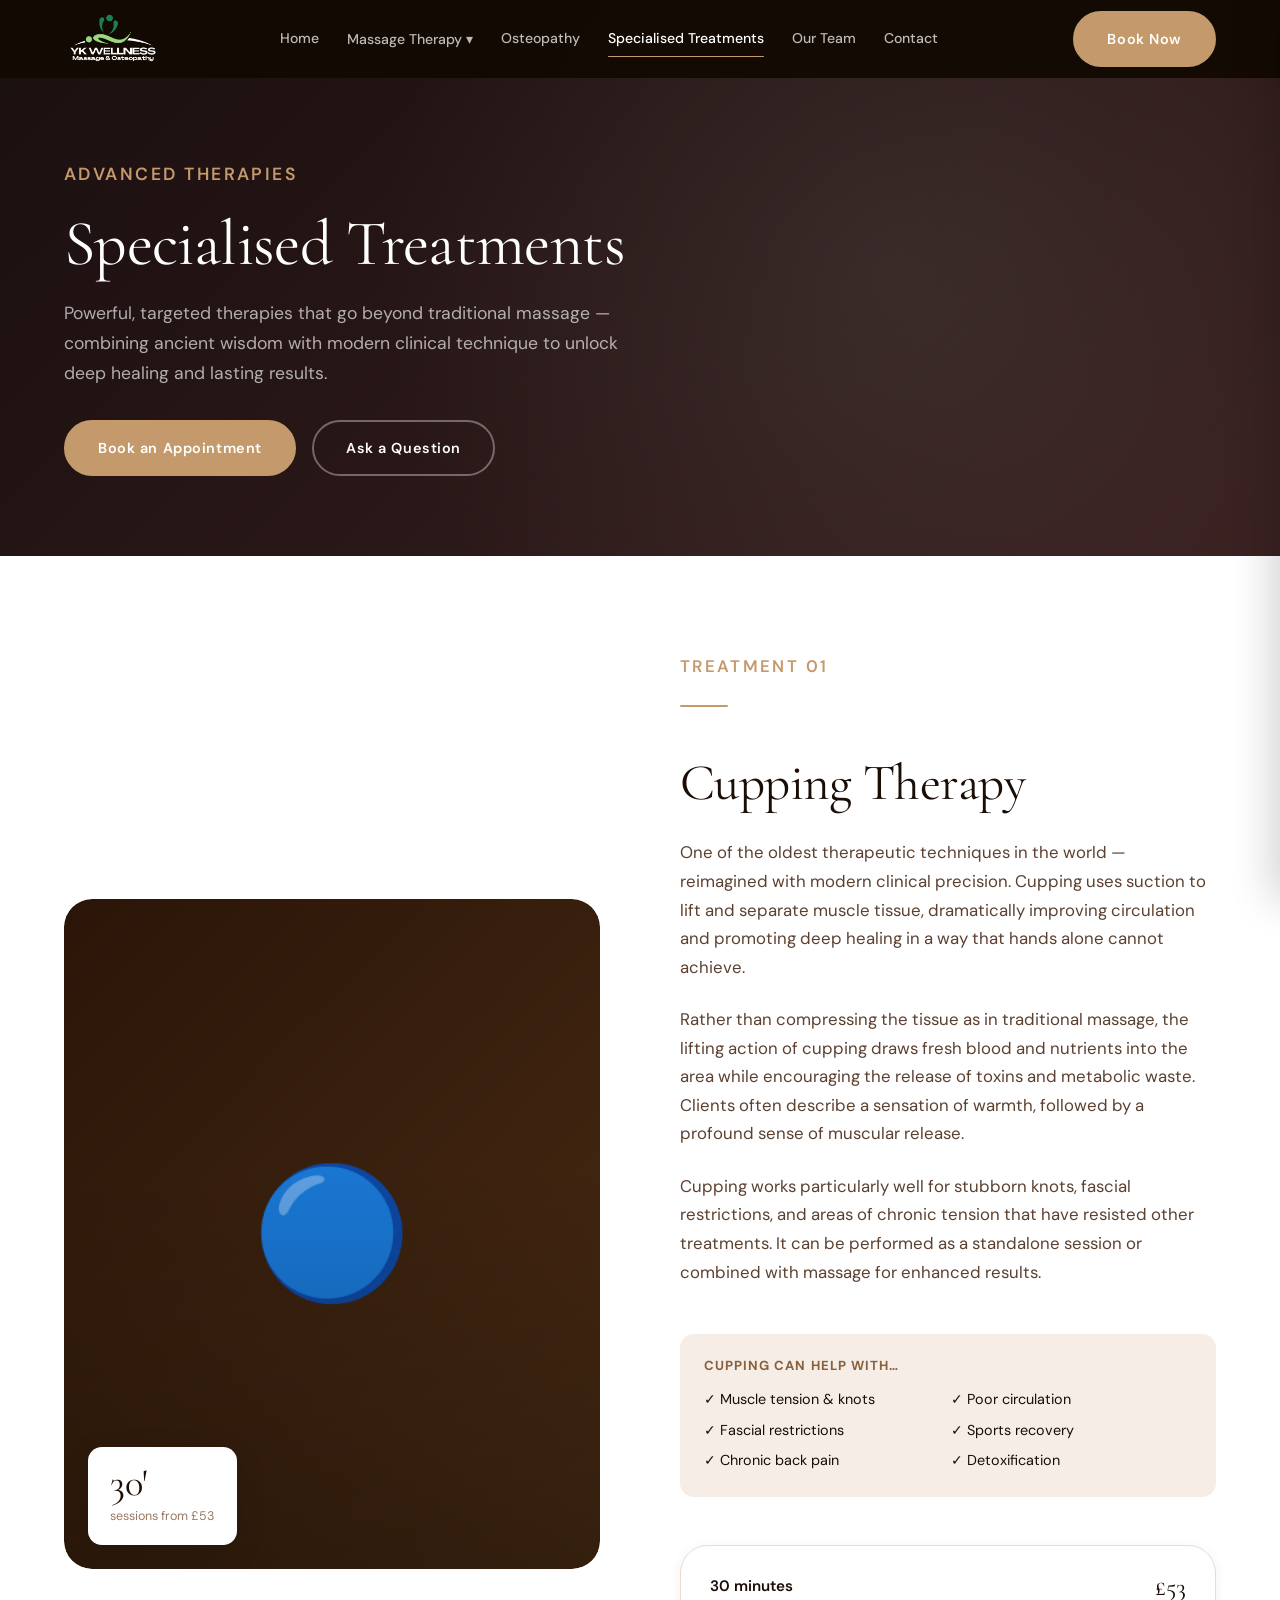
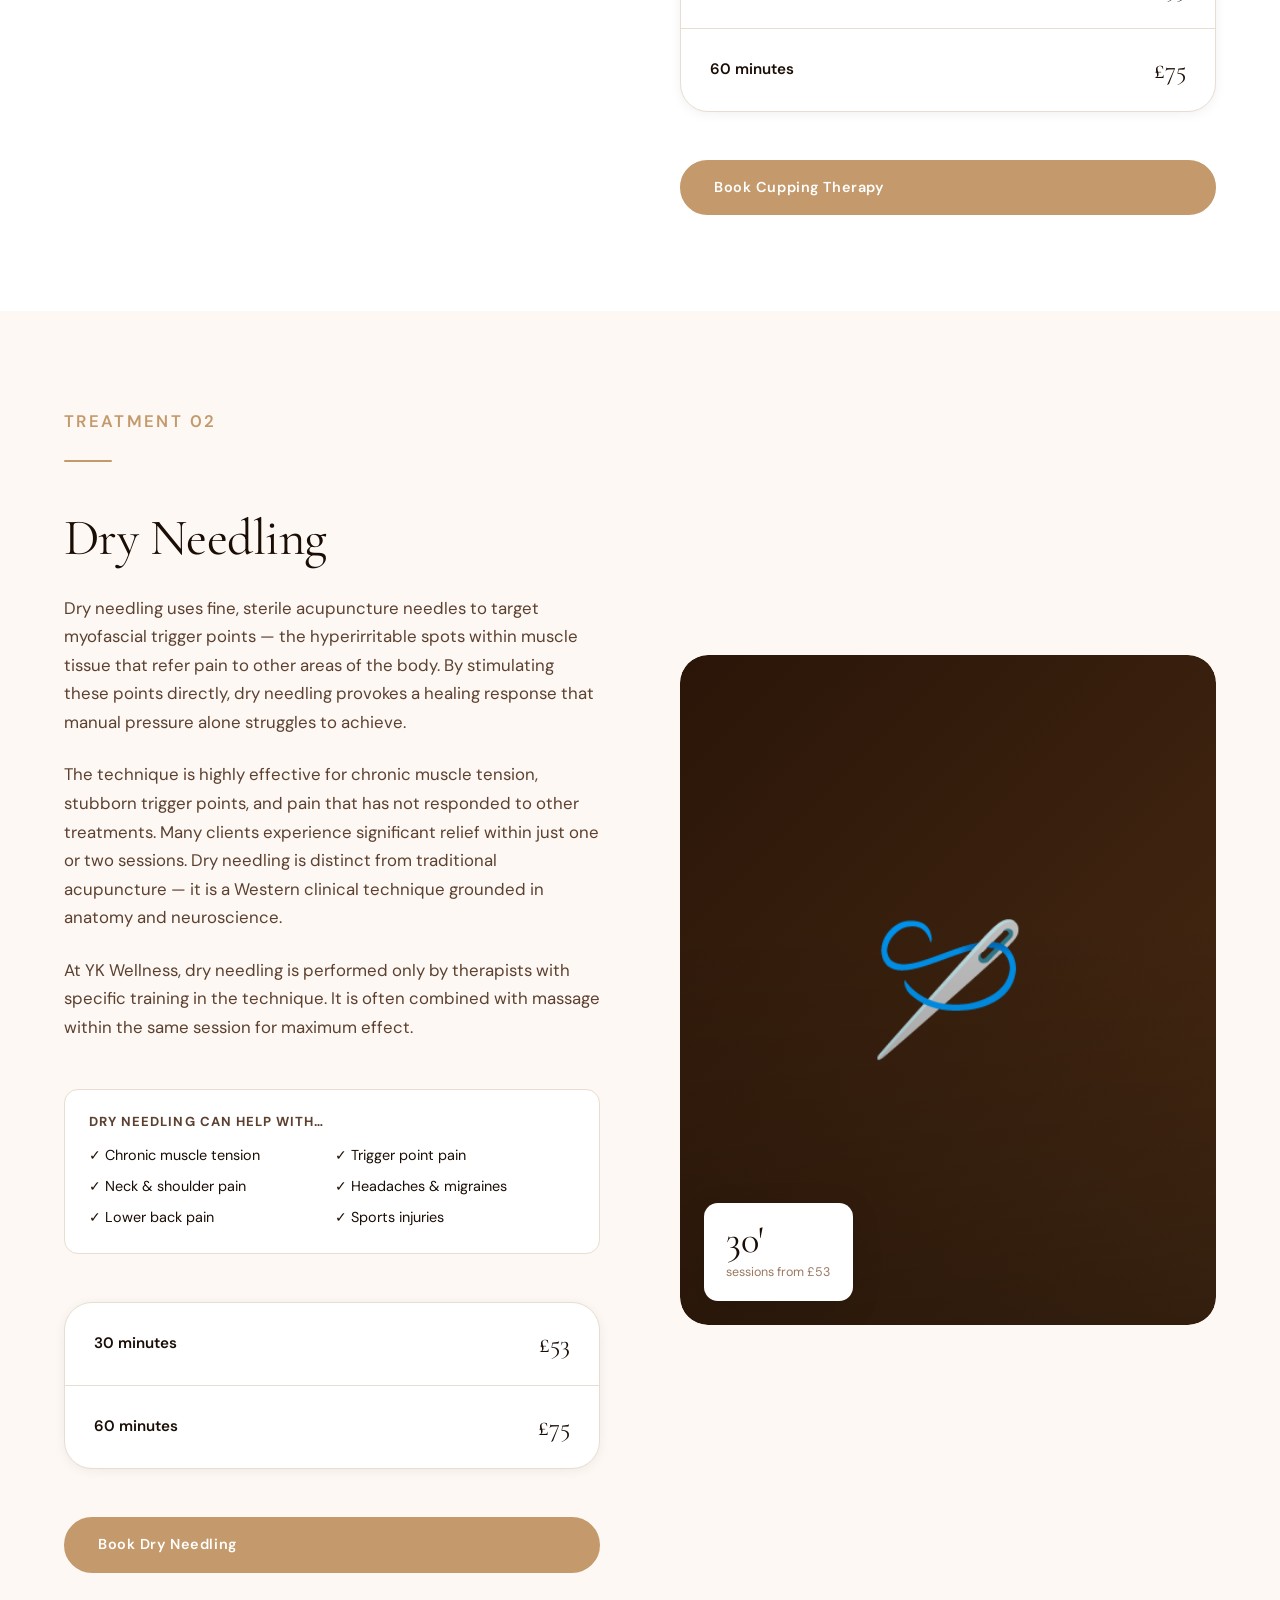
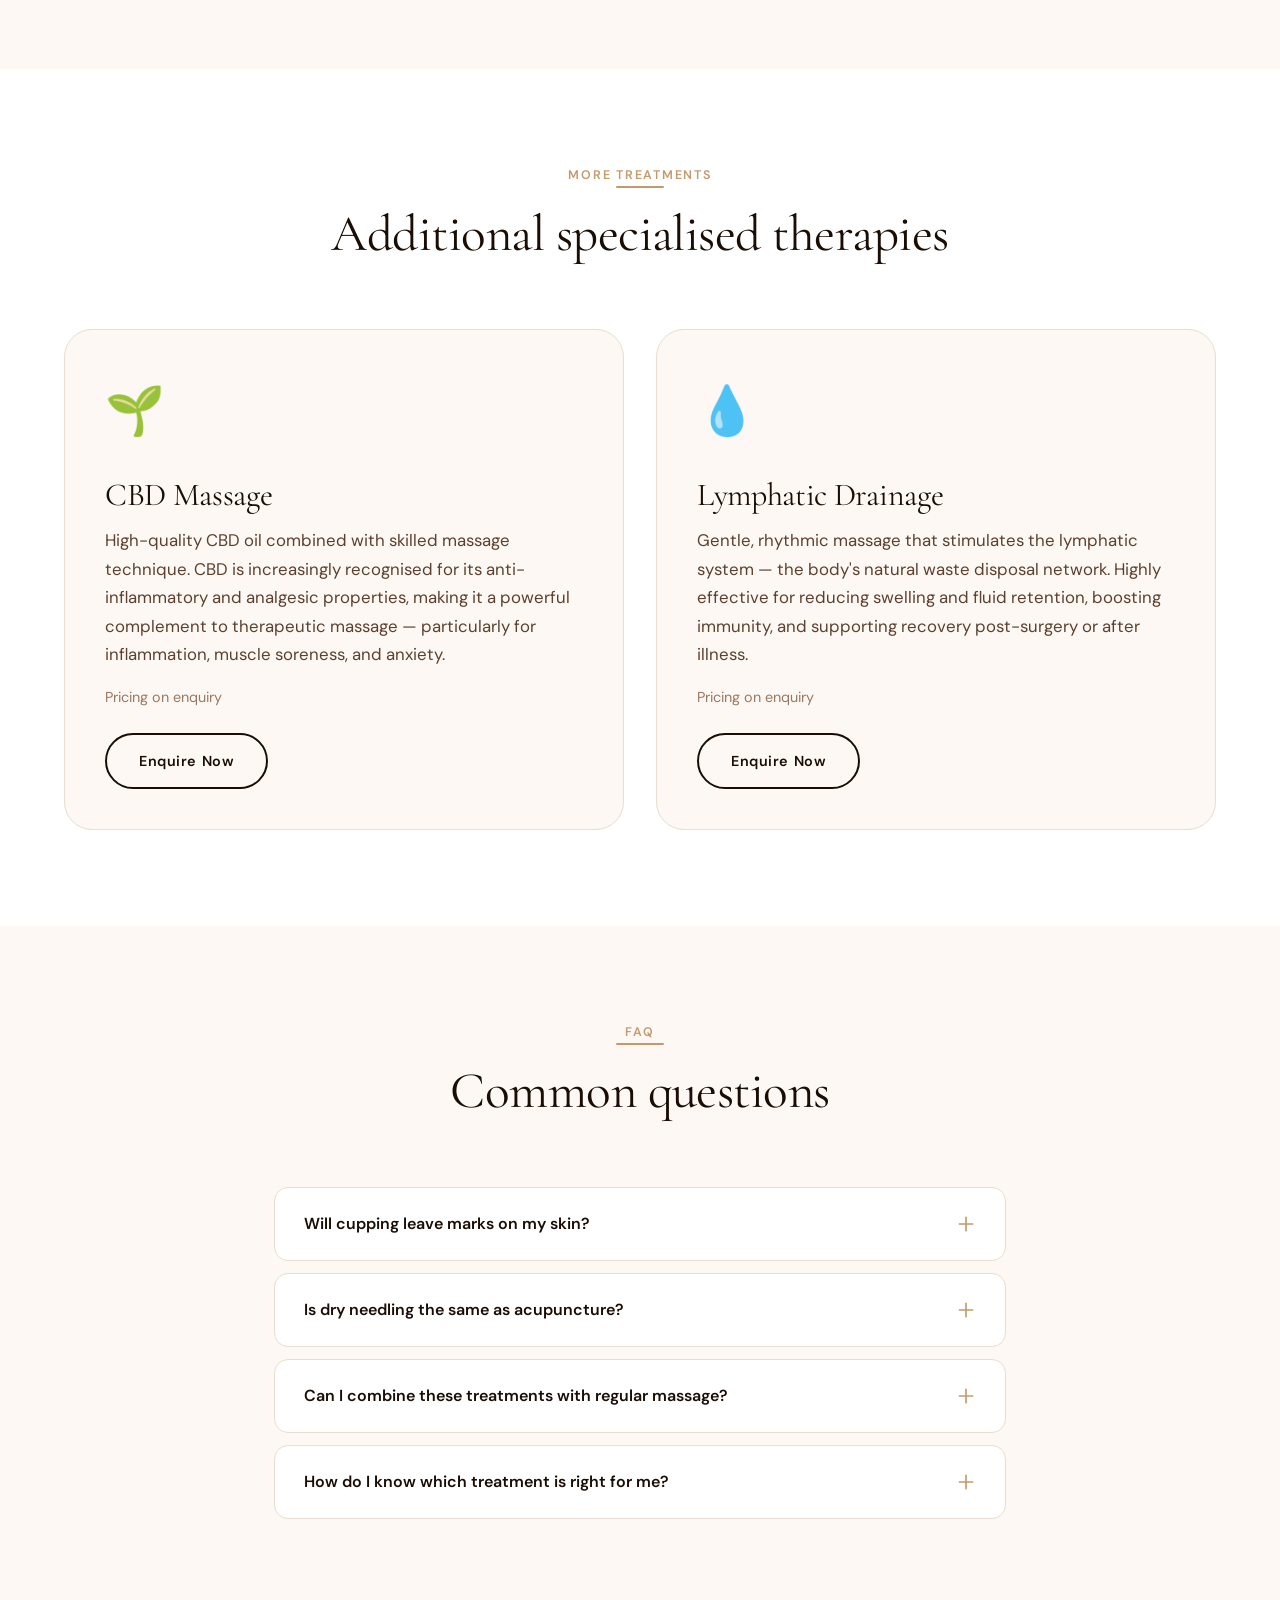
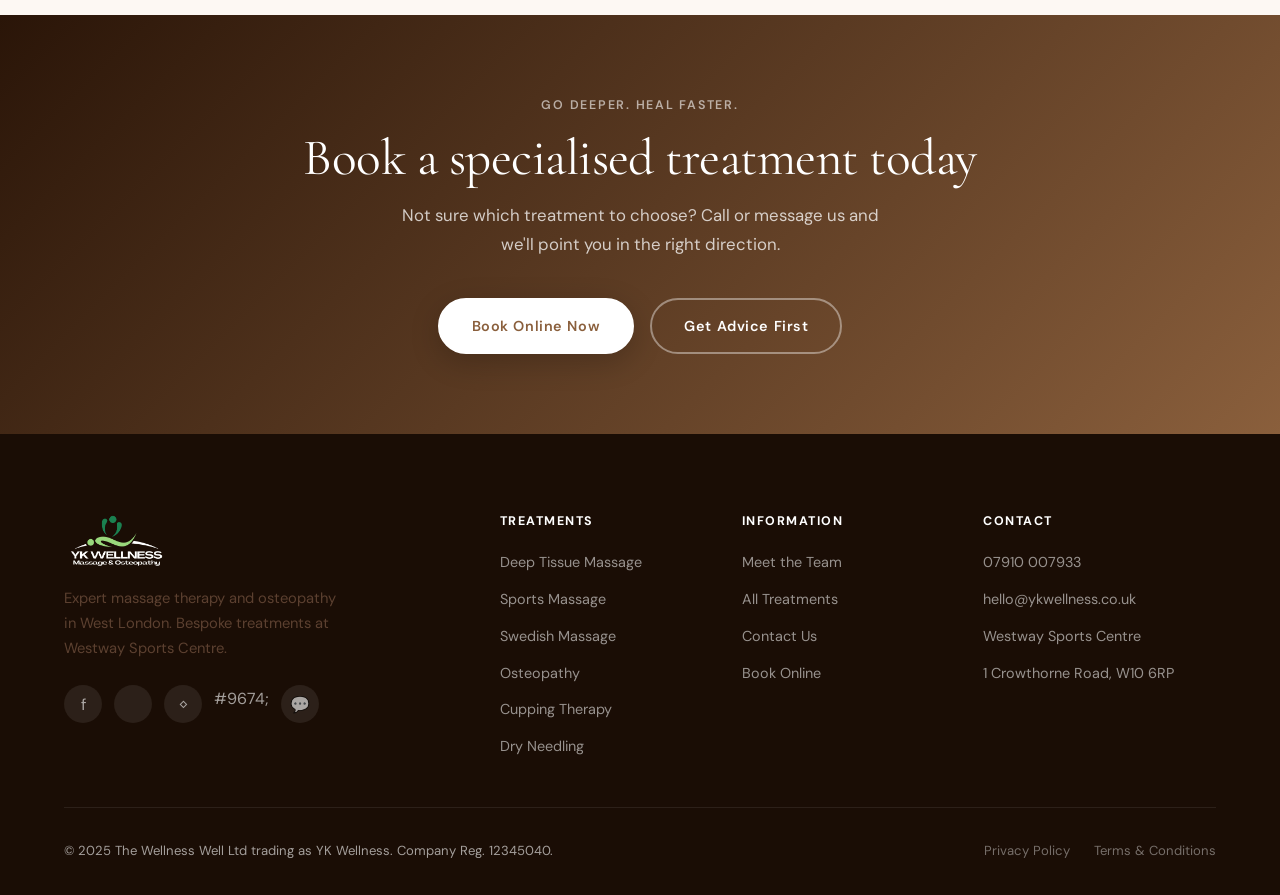
<file: specialised-treatments.html>
<!DOCTYPE html>
<html lang="en">
<head>
  <meta charset="UTF-8" />
  <meta name="viewport" content="width=device-width, initial-scale=1.0" />
  <title>Specialised Treatments | YK Wellness — West London</title>
  <meta name="description" content="Cupping therapy, dry needling, CBD massage and lymphatic drainage at Westway Sports Centre, West London. Book online today." />
  <link rel="preconnect" href="https://fonts.googleapis.com" />
  <link rel="preconnect" href="https://fonts.gstatic.com" crossorigin />
  <link href="https://fonts.googleapis.com/css2?family=Cormorant+Garamond:ital,wght@0,300;0,400;0,600;1,300;1,400&family=DM+Sans:wght@400;500;600;700&display=swap" rel="stylesheet" />
  <link rel="icon" href="LOGOYKW.png" type="image/png" />
  <link rel="stylesheet" href="style.css" />
</head>
<body>
<nav class="nav" id="nav">
  <div class="container">
    <div class="nav__inner">
      <a href="index.html" class="nav__logo"><img src="LOGOYKW.png" alt="YK Wellness" class="nav__logo-img"></a>
      <div class="nav__links">
        <a href="index.html">Home</a>
        <div class="nav__dropdown">
          <a href="massage-therapy.html">Massage Therapy ▾</a>
          <div class="nav__dropdown-menu">
            <a href="deep-tissue.html">Deep Tissue Massage</a>
            <a href="sports-massage.html">Sports Massage</a>
            <a href="swedish-massage.html">Swedish Massage</a>
            <a href="specialised-treatments.html">CBD Massage</a>
            <a href="specialised-treatments.html">Lymphatic Drainage</a>
          </div>
        </div>
        <a href="osteopathy.html">Osteopathy</a>
        <a href="specialised-treatments.html" class="active">Specialised Treatments</a>
        <a href="team.html">Our Team</a>
        <a href="contact.html">Contact</a>
      </div>
      <a href="https://www.fresha.com/a/yk-wellness-london-westway-sports-fitness-centre-uk-1-crowthorne-road-git4ohyh" target="_blank" class="btn btn-primary nav__cta">Book Now</a>
      <button class="nav__hamburger" id="hamburger"><span></span><span></span><span></span></button>
    </div>
  </div>
</nav>
<div class="nav__mobile-overlay" id="mobileOverlay"></div>
<div class="nav__mobile" id="mobileNav">
  <button class="nav__mobile-close" id="mobileClose" aria-label="Close menu">&times;</button>
  <a href="index.html">Home</a>
  <a href="massage-therapy.html">Massage Therapy</a>
  <div class="nav__mobile-sub">
    <a href="deep-tissue.html">— Deep Tissue</a>
    <a href="sports-massage.html">— Sports Massage</a>
    <a href="swedish-massage.html">— Swedish Massage</a>
  </div>
  <a href="osteopathy.html">Osteopathy</a>
  <a href="specialised-treatments.html">Specialised Treatments</a>
  <a href="team.html">Our Team</a>
  <a href="contact.html">Contact</a>
  <a href="https://www.fresha.com/a/yk-wellness-london-westway-sports-fitness-centre-uk-1-crowthorne-road-git4ohyh" target="_blank" class="btn btn-primary">Book Appointment</a>
</div>

<div class="page-hero" style="background:linear-gradient(135deg,#1a0f0f,#3a2020);">
  <div class="container page-hero__content">
    <p class="eyebrow">Advanced Therapies</p>
    <h1>Specialised Treatments</h1>
    <p>Powerful, targeted therapies that go beyond traditional massage — combining ancient wisdom with modern clinical technique to unlock deep healing and lasting results.</p>
    <div class="page-hero__actions">
      <a href="https://www.fresha.com/a/yk-wellness-london-westway-sports-fitness-centre-uk-1-crowthorne-road-git4ohyh" target="_blank" class="btn btn-primary">Book an Appointment</a>
      <a href="contact.html" class="btn btn-outline" style="color:#fff;border-color:rgba(255,255,255,0.35);">Ask a Question</a>
    </div>
  </div>
</div>

<!-- CUPPING -->
<section class="bg-white" id="cupping">
  <div class="container">
    <div class="intro-split">
      <div class="intro-split__visual">
        <div class="intro-split__box vis-cupping">🔵</div>
        <div class="intro-split__badge">
          <div class="intro-split__badge-num">30'</div>
          <div class="intro-split__badge-label">sessions from £53</div>
        </div>
      </div>
      <div class="intro-split__text fade-up">
        <p class="eyebrow">Treatment 01</p>
        <div class="divider"></div>
        <h2>Cupping Therapy</h2>
        <p>One of the oldest therapeutic techniques in the world — reimagined with modern clinical precision. Cupping uses suction to lift and separate muscle tissue, dramatically improving circulation and promoting deep healing in a way that hands alone cannot achieve.</p>
        <p>Rather than compressing the tissue as in traditional massage, the lifting action of cupping draws fresh blood and nutrients into the area while encouraging the release of toxins and metabolic waste. Clients often describe a sensation of warmth, followed by a profound sense of muscular release.</p>
        <p>Cupping works particularly well for stubborn knots, fascial restrictions, and areas of chronic tension that have resisted other treatments. It can be performed as a standalone session or combined with massage for enhanced results.</p>

        <div style="background:var(--sage-light);border-radius:var(--radius-md);padding:1.5rem;margin:1.5rem 0;">
          <h4 style="font-family:var(--font-sans);font-size:0.82rem;font-weight:700;letter-spacing:0.08em;text-transform:uppercase;color:var(--sage-dark);margin-bottom:0.8rem;">Cupping can help with…</h4>
          <div style="display:grid;grid-template-columns:1fr 1fr;gap:0.4rem;">
            <span style="font-size:0.9rem;color:var(--charcoal);">✓ Muscle tension &amp; knots</span>
            <span style="font-size:0.9rem;color:var(--charcoal);">✓ Poor circulation</span>
            <span style="font-size:0.9rem;color:var(--charcoal);">✓ Fascial restrictions</span>
            <span style="font-size:0.9rem;color:var(--charcoal);">✓ Sports recovery</span>
            <span style="font-size:0.9rem;color:var(--charcoal);">✓ Chronic back pain</span>
            <span style="font-size:0.9rem;color:var(--charcoal);">✓ Detoxification</span>
          </div>
        </div>

        <div class="price-table" style="margin-bottom:1.5rem;">
          <div class="price-row">
            <div><div class="price-row__duration">30 minutes</div></div>
            <div class="price-row__amount">£53</div>
          </div>
          <div class="price-row">
            <div><div class="price-row__duration">60 minutes</div></div>
            <div class="price-row__amount">£75</div>
          </div>
        </div>
        <a href="https://www.fresha.com/a/yk-wellness-london-westway-sports-fitness-centre-uk-1-crowthorne-road-git4ohyh" target="_blank" class="btn btn-primary">Book Cupping Therapy</a>
      </div>
    </div>
  </div>
</section>

<!-- DRY NEEDLING -->
<section class="bg-ivory" id="dry-needling">
  <div class="container">
    <div class="intro-split" style="direction:rtl;">
      <div class="intro-split__visual" style="direction:ltr;">
        <div class="intro-split__box vis-needling">🪡</div>
        <div class="intro-split__badge">
          <div class="intro-split__badge-num">30'</div>
          <div class="intro-split__badge-label">sessions from £53</div>
        </div>
      </div>
      <div class="intro-split__text fade-up" style="direction:ltr;">
        <p class="eyebrow">Treatment 02</p>
        <div class="divider"></div>
        <h2>Dry Needling</h2>
        <p>Dry needling uses fine, sterile acupuncture needles to target myofascial trigger points — the hyperirritable spots within muscle tissue that refer pain to other areas of the body. By stimulating these points directly, dry needling provokes a healing response that manual pressure alone struggles to achieve.</p>
        <p>The technique is highly effective for chronic muscle tension, stubborn trigger points, and pain that has not responded to other treatments. Many clients experience significant relief within just one or two sessions. Dry needling is distinct from traditional acupuncture — it is a Western clinical technique grounded in anatomy and neuroscience.</p>
        <p>At YK Wellness, dry needling is performed only by therapists with specific training in the technique. It is often combined with massage within the same session for maximum effect.</p>

        <div style="background:var(--white);border-radius:var(--radius-md);padding:1.5rem;margin:1.5rem 0;border:1px solid var(--sand);">
          <h4 style="font-family:var(--font-sans);font-size:0.82rem;font-weight:700;letter-spacing:0.08em;text-transform:uppercase;color:var(--mid);margin-bottom:0.8rem;">Dry needling can help with…</h4>
          <div style="display:grid;grid-template-columns:1fr 1fr;gap:0.4rem;">
            <span style="font-size:0.9rem;color:var(--charcoal);">✓ Chronic muscle tension</span>
            <span style="font-size:0.9rem;color:var(--charcoal);">✓ Trigger point pain</span>
            <span style="font-size:0.9rem;color:var(--charcoal);">✓ Neck &amp; shoulder pain</span>
            <span style="font-size:0.9rem;color:var(--charcoal);">✓ Headaches &amp; migraines</span>
            <span style="font-size:0.9rem;color:var(--charcoal);">✓ Lower back pain</span>
            <span style="font-size:0.9rem;color:var(--charcoal);">✓ Sports injuries</span>
          </div>
        </div>

        <div class="price-table" style="margin-bottom:1.5rem;">
          <div class="price-row">
            <div><div class="price-row__duration">30 minutes</div></div>
            <div class="price-row__amount">£53</div>
          </div>
          <div class="price-row">
            <div><div class="price-row__duration">60 minutes</div></div>
            <div class="price-row__amount">£75</div>
          </div>
        </div>
        <a href="https://www.fresha.com/a/yk-wellness-london-westway-sports-fitness-centre-uk-1-crowthorne-road-git4ohyh" target="_blank" class="btn btn-primary">Book Dry Needling</a>
      </div>
    </div>
  </div>
</section>

<!-- CBD & LYMPHATIC -->
<section class="bg-white">
  <div class="container">
    <div class="section-header section-header--center fade-up">
      <p class="eyebrow">More Treatments</p>
      <div class="divider divider--center"></div>
      <h2>Additional specialised therapies</h2>
    </div>
    <div style="display:grid;grid-template-columns:1fr 1fr;gap:2rem;" class="fade-up">
      <div style="background:var(--ivory);border-radius:var(--radius-lg);padding:2.5rem;border:1px solid var(--sand);">
        <div style="font-size:3rem;margin-bottom:1.5rem;">🌱</div>
        <h3 style="margin-bottom:0.75rem;">CBD Massage</h3>
        <p style="margin-bottom:1rem;">High-quality CBD oil combined with skilled massage technique. CBD is increasingly recognised for its anti-inflammatory and analgesic properties, making it a powerful complement to therapeutic massage — particularly for inflammation, muscle soreness, and anxiety.</p>
        <p style="font-size:0.9rem;color:var(--light);margin-bottom:1.5rem;">Pricing on enquiry</p>
        <a href="contact.html" class="btn btn-outline">Enquire Now</a>
      </div>
      <div style="background:var(--ivory);border-radius:var(--radius-lg);padding:2.5rem;border:1px solid var(--sand);">
        <div style="font-size:3rem;margin-bottom:1.5rem;">💧</div>
        <h3 style="margin-bottom:0.75rem;">Lymphatic Drainage</h3>
        <p style="margin-bottom:1rem;">Gentle, rhythmic massage that stimulates the lymphatic system — the body's natural waste disposal network. Highly effective for reducing swelling and fluid retention, boosting immunity, and supporting recovery post-surgery or after illness.</p>
        <p style="font-size:0.9rem;color:var(--light);margin-bottom:1.5rem;">Pricing on enquiry</p>
        <a href="contact.html" class="btn btn-outline">Enquire Now</a>
      </div>
    </div>
  </div>
</section>

<!-- FAQ -->
<section class="bg-ivory">
  <div class="container--narrow">
    <div class="section-header section-header--center fade-up">
      <p class="eyebrow">FAQ</p>
      <div class="divider divider--center"></div>
      <h2>Common questions</h2>
    </div>
    <div class="faq-list fade-up">
      <div class="faq-item">
        <div class="faq-question">Will cupping leave marks on my skin?
          <svg width="20" height="20" fill="none" viewBox="0 0 24 24" stroke="currentColor" stroke-width="2"><path stroke-linecap="round" stroke-linejoin="round" d="M12 4v16m8-8H4"/></svg>
        </div>
        <div class="faq-answer"><p>Cupping often leaves circular discolouration on the skin — these are not bruises but a result of increased blood flow and metabolic waste rising to the surface. They typically fade within 3–7 days and are completely harmless. Your therapist will advise you in advance.</p></div>
      </div>
      <div class="faq-item">
        <div class="faq-question">Is dry needling the same as acupuncture?
          <svg width="20" height="20" fill="none" viewBox="0 0 24 24" stroke="currentColor" stroke-width="2"><path stroke-linecap="round" stroke-linejoin="round" d="M12 4v16m8-8H4"/></svg>
        </div>
        <div class="faq-answer"><p>Both use the same style of thin, sterile needle — but the philosophy and application differ significantly. Acupuncture is rooted in Traditional Chinese Medicine and works with energy meridians. Dry needling is a Western clinical technique that targets myofascial trigger points based on anatomical and neurophysiological principles.</p></div>
      </div>
      <div class="faq-item">
        <div class="faq-question">Can I combine these treatments with regular massage?
          <svg width="20" height="20" fill="none" viewBox="0 0 24 24" stroke="currentColor" stroke-width="2"><path stroke-linecap="round" stroke-linejoin="round" d="M12 4v16m8-8H4"/></svg>
        </div>
        <div class="faq-answer"><p>Absolutely — in fact, combining cupping or dry needling with massage in the same session often produces better results than either alone. Your therapist will recommend the best combination based on your presentation and goals.</p></div>
      </div>
      <div class="faq-item">
        <div class="faq-question">How do I know which treatment is right for me?
          <svg width="20" height="20" fill="none" viewBox="0 0 24 24" stroke="currentColor" stroke-width="2"><path stroke-linecap="round" stroke-linejoin="round" d="M12 4v16m8-8H4"/></svg>
        </div>
        <div class="faq-answer"><p>If you're unsure, just get in touch — we're happy to chat through your symptoms and goals and recommend the most appropriate treatment. There's no obligation, and no such thing as a silly question.</p></div>
      </div>
    </div>
  </div>
</section>

<div class="cta-band">
  <div class="container">
    <p class="eyebrow" style="color:rgba(255,255,255,0.6);margin-bottom:0.75rem;">Go deeper. Heal faster.</p>
    <h2>Book a specialised treatment today</h2>
    <p>Not sure which treatment to choose? Call or message us and we'll point you in the right direction.</p>
    <div style="display:flex;gap:1rem;justify-content:center;flex-wrap:wrap;">
      <a href="https://www.fresha.com/a/yk-wellness-london-westway-sports-fitness-centre-uk-1-crowthorne-road-git4ohyh" target="_blank" class="btn btn-white">Book Online Now</a>
      <a href="contact.html" class="btn btn-outline" style="color:#fff;border-color:rgba(255,255,255,0.4);">Get Advice First</a>
    </div>
  </div>
</div>

<footer>
  <div class="container">
    <div class="footer-grid">
      <div class="footer-brand">
        <a href="index.html" class="footer-logo"><img src="LOGOYKW.png" alt="YK Wellness" style="height:56px;width:auto;"></a>
        <p>Expert massage therapy and osteopathy in West London. Bespoke treatments at Westway Sports Centre.</p>
        <div class="footer-social">
          <a href="https://www.facebook.com/ykwellness.london/" target="_blank" class="social-btn" aria-label="Facebook">f</a><a href="https://www.instagram.com/ykwellness/" target="_blank" class="social-btn" aria-label="Instagram"><a href="#" class="social-btn">&#9674;</a>#9674;</a><a href="https://api.whatsapp.com/send/?phone=%2B447910007933&text&type=phone_number&app_absent=0" class="social-btn">&#128172;</a>
        </div>
      </div>
      <div class="footer-col"><h5>Treatments</h5><ul><li><a href="deep-tissue.html">Deep Tissue Massage</a></li><li><a href="sports-massage.html">Sports Massage</a></li><li><a href="swedish-massage.html">Swedish Massage</a></li><li><a href="osteopathy.html">Osteopathy</a></li><li><a href="specialised-treatments.html">Cupping Therapy</a></li><li><a href="specialised-treatments.html">Dry Needling</a></li></ul></div>
      <div class="footer-col"><h5>Information</h5><ul><li><a href="team.html">Meet the Team</a></li><li><a href="massage-therapy.html">All Treatments</a></li><li><a href="contact.html">Contact Us</a></li><li><a href="https://www.fresha.com/a/yk-wellness-london-westway-sports-fitness-centre-uk-1-crowthorne-road-git4ohyh" target="_blank">Book Online</a></li></ul></div>
      <div class="footer-col"><h5>Contact</h5><ul><li><a href="tel:07910007933">07910 007933</a></li><li><a href="mailto:hello@ykwellness.co.uk">hello@ykwellness.co.uk</a></li><li><a href="#">Westway Sports Centre</a></li><li><a href="#">1 Crowthorne Road, W10 6RP</a></li></ul></div>
    </div>
    <div class="footer-bottom">
      <span>© 2025 The Wellness Well Ltd trading as YK Wellness. Company Reg. 12345040.</span>
      <div style="display:flex;gap:1.5rem;"><a href="#">Privacy Policy</a><a href="#">Terms & Conditions</a></div>
    </div>
  </div>
</footer>
<script src="main.js"></script>
</body>
</html>
</file>
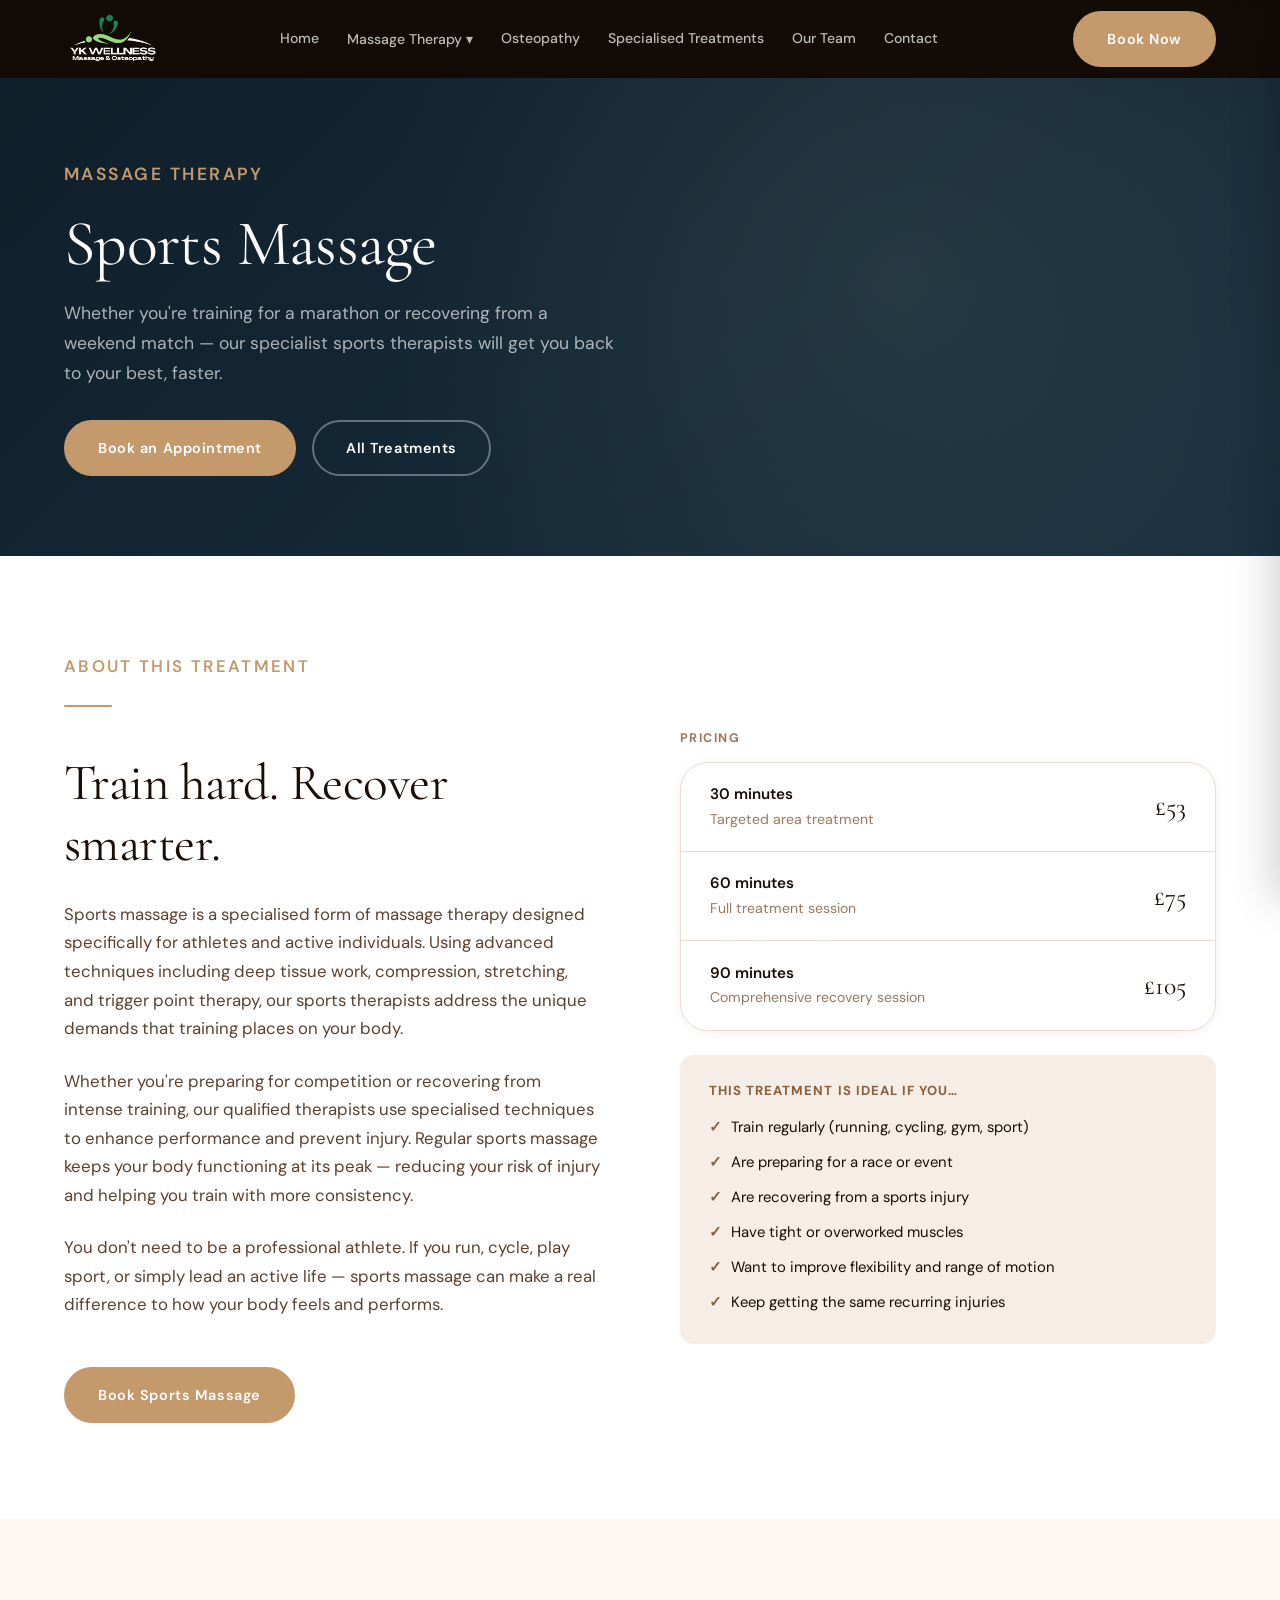
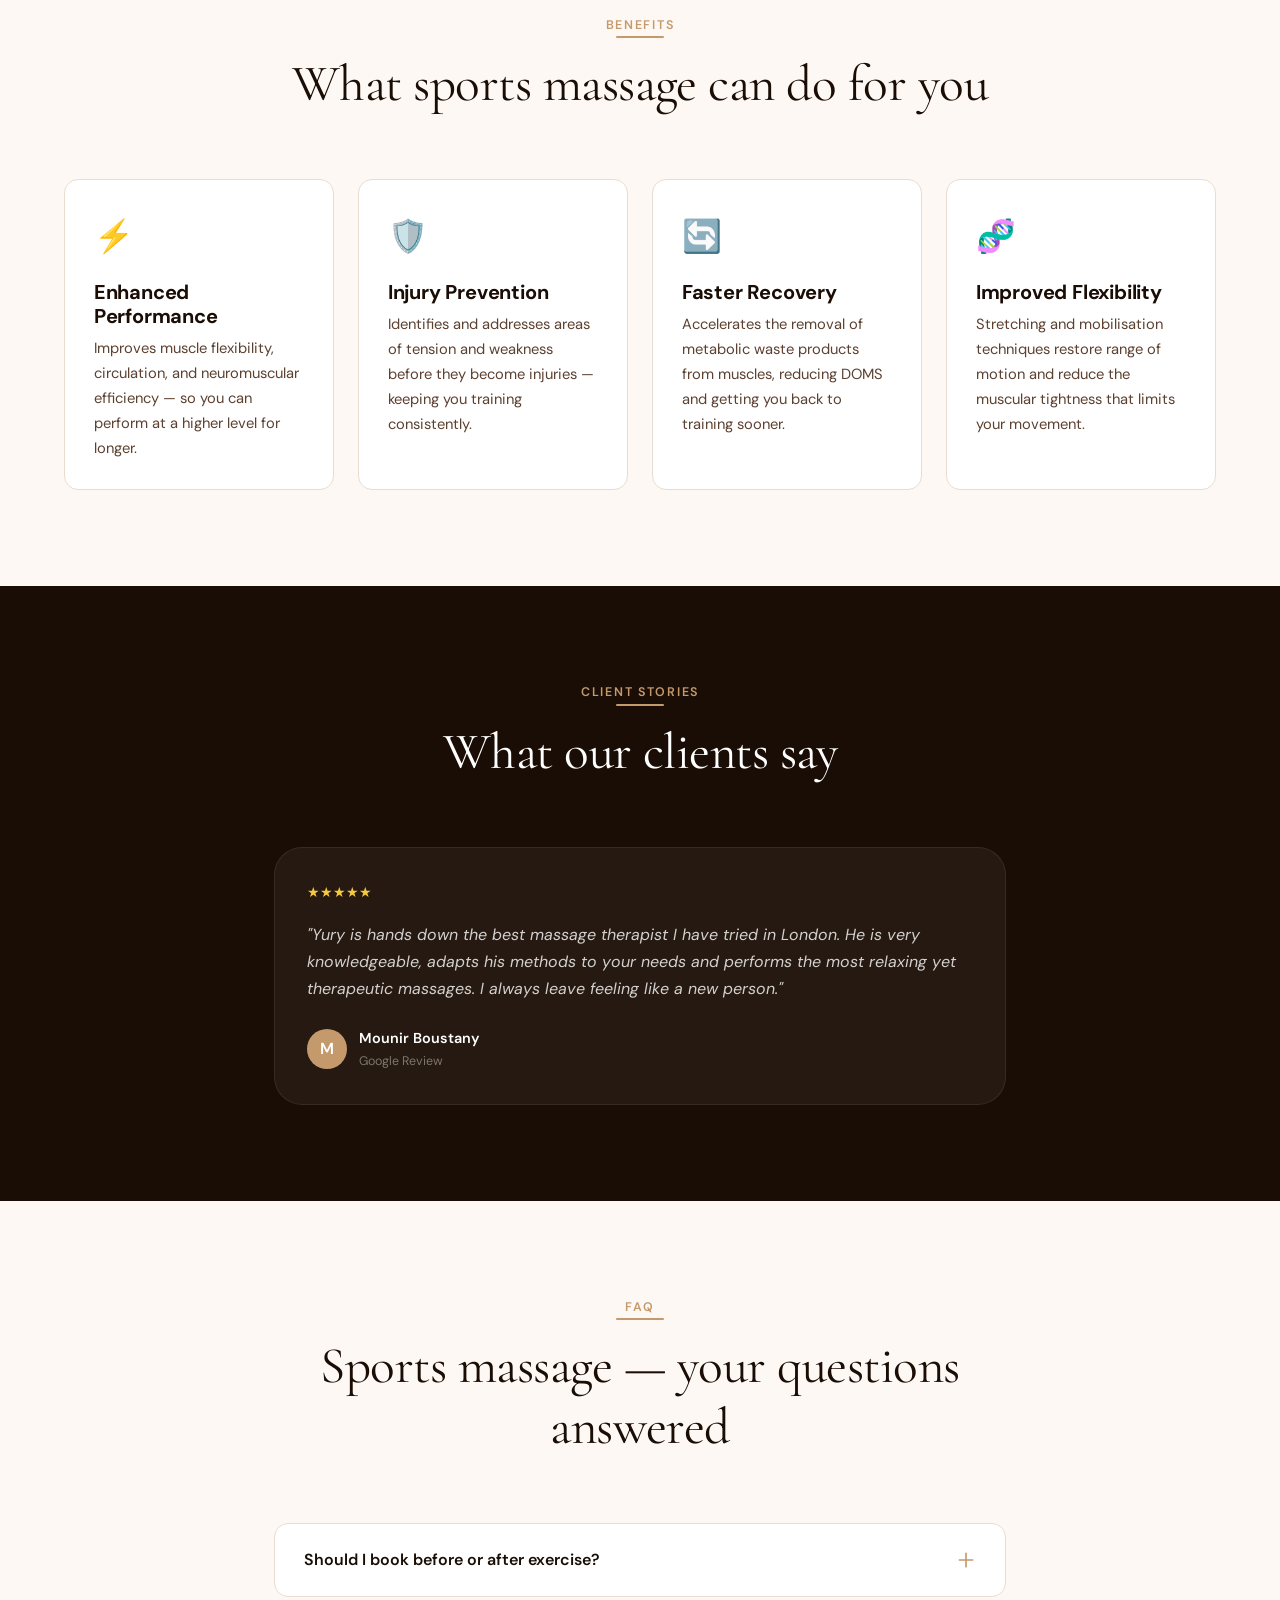
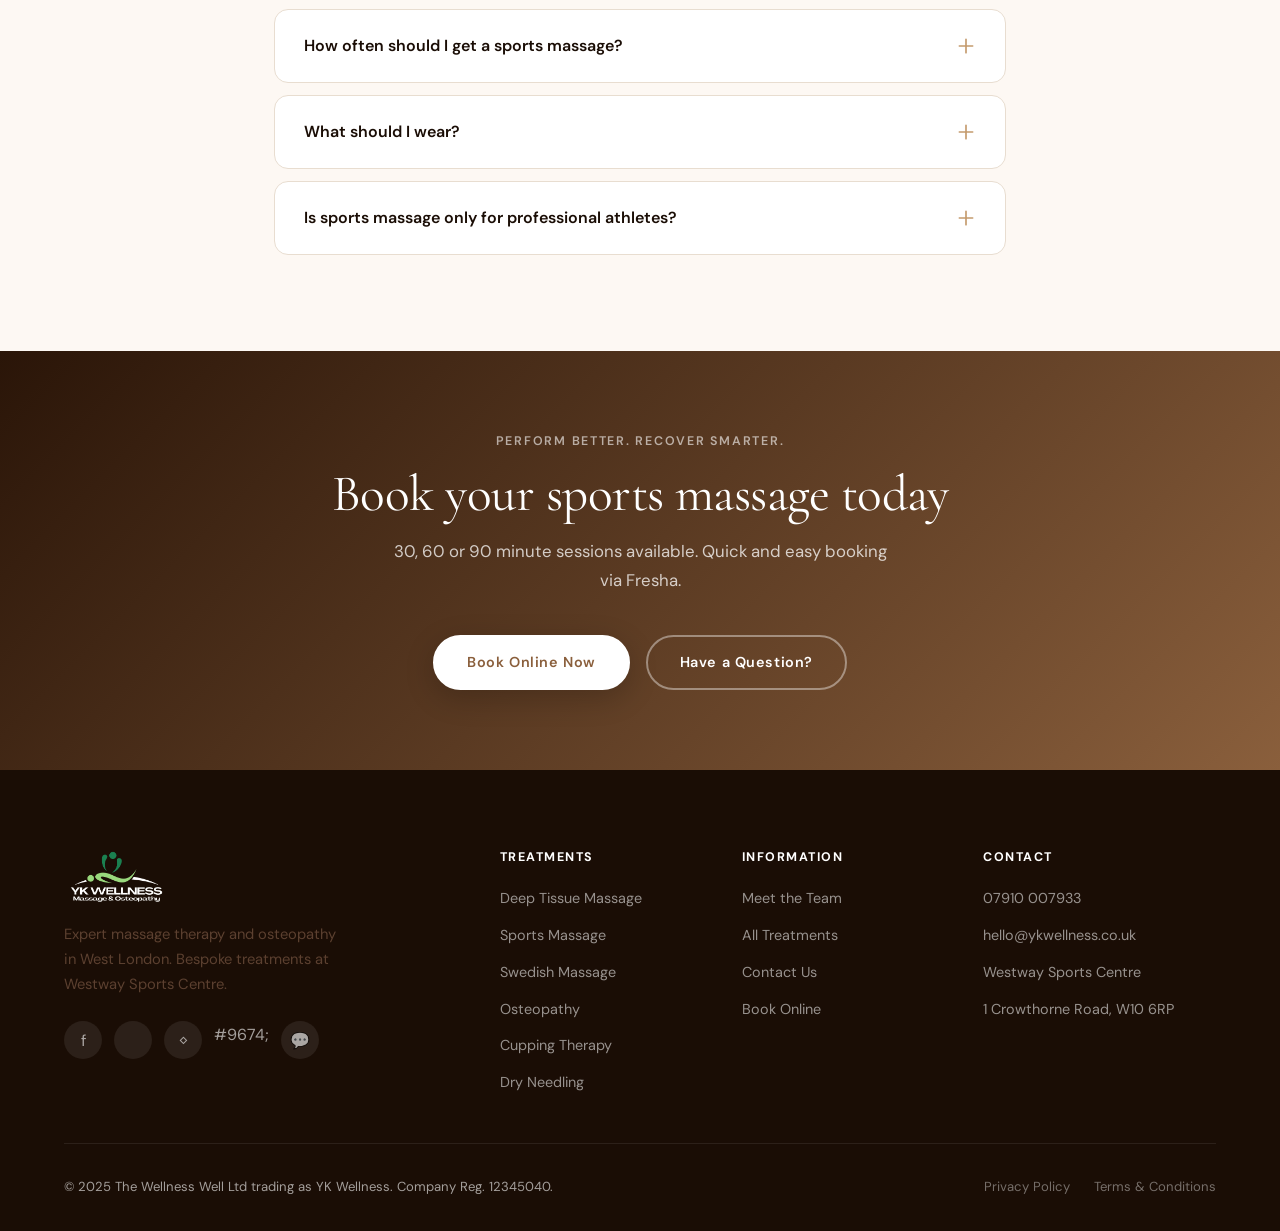
<file: sports-massage.html>
<!DOCTYPE html>
<html lang="en">
<head>
  <meta charset="UTF-8" />
  <meta name="viewport" content="width=device-width, initial-scale=1.0" />
  <title>Sports Massage | YK Wellness — West London</title>
  <meta name="description" content="Sports massage at Westway Sports Centre, West London. Improve performance, prevent injury and accelerate recovery. Book online today." />
  <link rel="preconnect" href="https://fonts.googleapis.com" />
  <link rel="preconnect" href="https://fonts.gstatic.com" crossorigin />
  <link href="https://fonts.googleapis.com/css2?family=Cormorant+Garamond:ital,wght@0,300;0,400;0,600;1,300;1,400&family=DM+Sans:wght@400;500;600;700&display=swap" rel="stylesheet" />
  <link rel="icon" href="LOGOYKW.png" type="image/png" />
  <link rel="stylesheet" href="style.css" />
</head>
<body>
<nav class="nav" id="nav">
  <div class="container">
    <div class="nav__inner">
      <a href="index.html" class="nav__logo"><img src="LOGOYKW.png" alt="YK Wellness" class="nav__logo-img"></a>
      <div class="nav__links">
        <a href="index.html">Home</a>
        <div class="nav__dropdown">
          <a href="massage-therapy.html" class="active">Massage Therapy ▾</a>
          <div class="nav__dropdown-menu">
            <a href="deep-tissue.html">Deep Tissue Massage</a>
            <a href="sports-massage.html">Sports Massage</a>
            <a href="swedish-massage.html">Swedish Massage</a>
            <a href="specialised-treatments.html">CBD Massage</a>
            <a href="specialised-treatments.html">Lymphatic Drainage</a>
          </div>
        </div>
        <a href="osteopathy.html">Osteopathy</a>
        <a href="specialised-treatments.html">Specialised Treatments</a>
        <a href="team.html">Our Team</a>
        <a href="contact.html">Contact</a>
      </div>
      <a href="https://www.fresha.com/a/yk-wellness-london-westway-sports-fitness-centre-uk-1-crowthorne-road-git4ohyh" target="_blank" class="btn btn-primary nav__cta">Book Now</a>
      <button class="nav__hamburger" id="hamburger"><span></span><span></span><span></span></button>
    </div>
  </div>
</nav>
<div class="nav__mobile-overlay" id="mobileOverlay"></div>
<div class="nav__mobile" id="mobileNav">
  <button class="nav__mobile-close" id="mobileClose" aria-label="Close menu">&times;</button>
  <a href="index.html">Home</a>
  <a href="massage-therapy.html">Massage Therapy</a>
  <div class="nav__mobile-sub">
    <a href="deep-tissue.html">— Deep Tissue</a>
    <a href="sports-massage.html">— Sports Massage</a>
    <a href="swedish-massage.html">— Swedish Massage</a>
  </div>
  <a href="osteopathy.html">Osteopathy</a>
  <a href="specialised-treatments.html">Specialised Treatments</a>
  <a href="team.html">Our Team</a>
  <a href="contact.html">Contact</a>
  <a href="https://www.fresha.com/a/yk-wellness-london-westway-sports-fitness-centre-uk-1-crowthorne-road-git4ohyh" target="_blank" class="btn btn-primary">Book Appointment</a>
</div>

<div class="page-hero" style="background:linear-gradient(135deg,#0f1f2a,#1a3040);">
  <div class="container page-hero__content">
    <p class="eyebrow">Massage Therapy</p>
    <h1>Sports Massage</h1>
    <p>Whether you're training for a marathon or recovering from a weekend match — our specialist sports therapists will get you back to your best, faster.</p>
    <div class="page-hero__actions">
      <a href="https://www.fresha.com/a/yk-wellness-london-westway-sports-fitness-centre-uk-1-crowthorne-road-git4ohyh" target="_blank" class="btn btn-primary">Book an Appointment</a>
      <a href="massage-therapy.html" class="btn btn-outline" style="color:#fff;border-color:rgba(255,255,255,0.35);">All Treatments</a>
    </div>
  </div>
</div>

<section class="bg-white">
  <div class="container">
    <div class="intro-split">
      <div class="intro-split__text fade-up">
        <p class="eyebrow">About This Treatment</p>
        <div class="divider"></div>
        <h2>Train hard. Recover smarter.</h2>
        <p>Sports massage is a specialised form of massage therapy designed specifically for athletes and active individuals. Using advanced techniques including deep tissue work, compression, stretching, and trigger point therapy, our sports therapists address the unique demands that training places on your body.</p>
        <p>Whether you're preparing for competition or recovering from intense training, our qualified therapists use specialised techniques to enhance performance and prevent injury. Regular sports massage keeps your body functioning at its peak — reducing your risk of injury and helping you train with more consistency.</p>
        <p>You don't need to be a professional athlete. If you run, cycle, play sport, or simply lead an active life — sports massage can make a real difference to how your body feels and performs.</p>
        <div style="margin-top:1.5rem;">
          <a href="https://www.fresha.com/a/yk-wellness-london-westway-sports-fitness-centre-uk-1-crowthorne-road-git4ohyh" target="_blank" class="btn btn-primary">Book Sports Massage</a>
        </div>
      </div>
      <div style="display:flex;flex-direction:column;gap:1.5rem;" class="fade-up">
        <div>
          <h4 style="font-family:var(--font-sans);font-size:0.78rem;font-weight:700;letter-spacing:0.12em;text-transform:uppercase;color:var(--light);margin-bottom:1rem;">Pricing</h4>
          <div class="price-table">
            <div class="price-row">
              <div><div class="price-row__duration">30 minutes</div><div class="price-row__desc">Targeted area treatment</div></div>
              <div class="price-row__amount">£53</div>
            </div>
            <div class="price-row">
              <div><div class="price-row__duration">60 minutes</div><div class="price-row__desc">Full treatment session</div></div>
              <div class="price-row__amount">£75</div>
            </div>
            <div class="price-row">
              <div><div class="price-row__duration">90 minutes</div><div class="price-row__desc">Comprehensive recovery session</div></div>
              <div class="price-row__amount">£105</div>
            </div>
          </div>
        </div>
        <div style="background:var(--sage-light);border-radius:var(--radius-md);padding:1.8rem;">
          <h4 style="font-family:var(--font-sans);font-size:0.82rem;font-weight:700;letter-spacing:0.08em;text-transform:uppercase;color:var(--sage-dark);margin-bottom:1rem;">This treatment is ideal if you…</h4>
          <ul style="display:flex;flex-direction:column;gap:0.6rem;">
            <li style="display:flex;gap:0.6rem;font-size:0.93rem;color:var(--charcoal);"><span style="color:var(--sage-dark);font-weight:700;">✓</span> Train regularly (running, cycling, gym, sport)</li>
            <li style="display:flex;gap:0.6rem;font-size:0.93rem;color:var(--charcoal);"><span style="color:var(--sage-dark);font-weight:700;">✓</span> Are preparing for a race or event</li>
            <li style="display:flex;gap:0.6rem;font-size:0.93rem;color:var(--charcoal);"><span style="color:var(--sage-dark);font-weight:700;">✓</span> Are recovering from a sports injury</li>
            <li style="display:flex;gap:0.6rem;font-size:0.93rem;color:var(--charcoal);"><span style="color:var(--sage-dark);font-weight:700;">✓</span> Have tight or overworked muscles</li>
            <li style="display:flex;gap:0.6rem;font-size:0.93rem;color:var(--charcoal);"><span style="color:var(--sage-dark);font-weight:700;">✓</span> Want to improve flexibility and range of motion</li>
            <li style="display:flex;gap:0.6rem;font-size:0.93rem;color:var(--charcoal);"><span style="color:var(--sage-dark);font-weight:700;">✓</span> Keep getting the same recurring injuries</li>
          </ul>
        </div>
      </div>
    </div>
  </div>
</section>

<section class="bg-ivory">
  <div class="container">
    <div class="section-header section-header--center fade-up">
      <p class="eyebrow">Benefits</p>
      <div class="divider divider--center"></div>
      <h2>What sports massage can do for you</h2>
    </div>
    <div style="display:grid;grid-template-columns:repeat(auto-fit,minmax(240px,1fr));gap:1.5rem;" class="fade-up">
      <div style="background:var(--white);border:1px solid var(--sand);border-radius:var(--radius-md);padding:1.8rem;">
        <div style="font-size:2rem;margin-bottom:1rem;">⚡</div>
        <h4 style="font-family:var(--font-sans);font-weight:700;margin-bottom:0.5rem;">Enhanced Performance</h4>
        <p style="font-size:0.92rem;">Improves muscle flexibility, circulation, and neuromuscular efficiency — so you can perform at a higher level for longer.</p>
      </div>
      <div style="background:var(--white);border:1px solid var(--sand);border-radius:var(--radius-md);padding:1.8rem;">
        <div style="font-size:2rem;margin-bottom:1rem;">🛡️</div>
        <h4 style="font-family:var(--font-sans);font-weight:700;margin-bottom:0.5rem;">Injury Prevention</h4>
        <p style="font-size:0.92rem;">Identifies and addresses areas of tension and weakness before they become injuries — keeping you training consistently.</p>
      </div>
      <div style="background:var(--white);border:1px solid var(--sand);border-radius:var(--radius-md);padding:1.8rem;">
        <div style="font-size:2rem;margin-bottom:1rem;">🔄</div>
        <h4 style="font-family:var(--font-sans);font-weight:700;margin-bottom:0.5rem;">Faster Recovery</h4>
        <p style="font-size:0.92rem;">Accelerates the removal of metabolic waste products from muscles, reducing DOMS and getting you back to training sooner.</p>
      </div>
      <div style="background:var(--white);border:1px solid var(--sand);border-radius:var(--radius-md);padding:1.8rem;">
        <div style="font-size:2rem;margin-bottom:1rem;">🧬</div>
        <h4 style="font-family:var(--font-sans);font-weight:700;margin-bottom:0.5rem;">Improved Flexibility</h4>
        <p style="font-size:0.92rem;">Stretching and mobilisation techniques restore range of motion and reduce the muscular tightness that limits your movement.</p>
      </div>
    </div>
  </div>
</section>

<section class="testimonials">
  <div class="container--narrow">
    <div class="section-header section-header--center fade-up">
      <p class="eyebrow">Client Stories</p>
      <div class="divider divider--center" style="background:var(--sage)"></div>
      <h2>What our clients say</h2>
    </div>
    <div class="testimonials-grid fade-up" style="grid-template-columns:1fr;">
      <div class="testimonial-card">
        <div class="testimonial-card__stars">★★★★★</div>
        <p class="testimonial-card__quote">"Yury is hands down the best massage therapist I have tried in London. He is very knowledgeable, adapts his methods to your needs and performs the most relaxing yet therapeutic massages. I always leave feeling like a new person."</p>
        <div class="testimonial-card__author">
          <div class="testimonial-card__avatar">M</div>
          <div><div class="testimonial-card__name">Mounir Boustany</div><div class="testimonial-card__via">Google Review</div></div>
        </div>
      </div>
    </div>
  </div>
</section>

<section class="bg-ivory">
  <div class="container--narrow">
    <div class="section-header section-header--center fade-up">
      <p class="eyebrow">FAQ</p>
      <div class="divider divider--center"></div>
      <h2>Sports massage — your questions answered</h2>
    </div>
    <div class="faq-list fade-up">
      <div class="faq-item">
        <div class="faq-question">Should I book before or after exercise?
          <svg width="20" height="20" fill="none" viewBox="0 0 24 24" stroke="currentColor" stroke-width="2"><path stroke-linecap="round" stroke-linejoin="round" d="M12 4v16m8-8H4"/></svg>
        </div>
        <div class="faq-answer"><p>Both have merit. Pre-event massage (typically lighter and shorter) prepares muscles and improves circulation before activity. Post-event massage aids recovery and reduces soreness. For regular maintenance, we'd recommend 48–72 hours after intense training so your body has begun its natural recovery process.</p></div>
      </div>
      <div class="faq-item">
        <div class="faq-question">How often should I get a sports massage?
          <svg width="20" height="20" fill="none" viewBox="0 0 24 24" stroke="currentColor" stroke-width="2"><path stroke-linecap="round" stroke-linejoin="round" d="M12 4v16m8-8H4"/></svg>
        </div>
        <div class="faq-answer"><p>For regular training, monthly sessions are a good baseline. During heavy training blocks or race preparation, fortnightly or even weekly sessions can be beneficial. Your therapist will advise you on the right frequency for your training load and goals.</p></div>
      </div>
      <div class="faq-item">
        <div class="faq-question">What should I wear?
          <svg width="20" height="20" fill="none" viewBox="0 0 24 24" stroke="currentColor" stroke-width="2"><path stroke-linecap="round" stroke-linejoin="round" d="M12 4v16m8-8H4"/></svg>
        </div>
        <div class="faq-answer"><p>Sports shorts are ideal for lower body work. For upper body treatment, you'll be undraped in the areas being treated. Our therapists are fully professional and trained in client comfort and dignity throughout.</p></div>
      </div>
      <div class="faq-item">
        <div class="faq-question">Is sports massage only for professional athletes?
          <svg width="20" height="20" fill="none" viewBox="0 0 24 24" stroke="currentColor" stroke-width="2"><path stroke-linecap="round" stroke-linejoin="round" d="M12 4v16m8-8H4"/></svg>
        </div>
        <div class="faq-answer"><p>Not at all. Sports massage is for anyone who is physically active — runners, cyclists, gym-goers, weekend footballers, yoga practitioners, and more. If your body is working hard, it deserves proper care.</p></div>
      </div>
    </div>
  </div>
</section>

<div class="cta-band">
  <div class="container">
    <p class="eyebrow" style="color:rgba(255,255,255,0.6);margin-bottom:0.75rem;">Perform better. Recover smarter.</p>
    <h2>Book your sports massage today</h2>
    <p>30, 60 or 90 minute sessions available. Quick and easy booking via Fresha.</p>
    <div style="display:flex;gap:1rem;justify-content:center;flex-wrap:wrap;">
      <a href="https://www.fresha.com/a/yk-wellness-london-westway-sports-fitness-centre-uk-1-crowthorne-road-git4ohyh" target="_blank" class="btn btn-white">Book Online Now</a>
      <a href="contact.html" class="btn btn-outline" style="color:#fff;border-color:rgba(255,255,255,0.4);">Have a Question?</a>
    </div>
  </div>
</div>

<footer>
  <div class="container">
    <div class="footer-grid">
      <div class="footer-brand">
        <a href="index.html" class="footer-logo"><img src="LOGOYKW.png" alt="YK Wellness" style="height:56px;width:auto;"></a>
        <p>Expert massage therapy and osteopathy in West London. Bespoke treatments at Westway Sports Centre.</p>
        <div class="footer-social">
          <a href="https://www.facebook.com/ykwellness.london/" target="_blank" class="social-btn" aria-label="Facebook">f</a>
          <a href="https://www.instagram.com/ykwellness/" target="_blank" class="social-btn" aria-label="Instagram"><a href="#" class="social-btn">&#9674;</a>#9674;</a>
          <a href="https://api.whatsapp.com/send/?phone=%2B447910007933&text&type=phone_number&app_absent=0" class="social-btn">&#128172;</a>
        </div>
      </div>
      <div class="footer-col"><h5>Treatments</h5><ul><li><a href="deep-tissue.html">Deep Tissue Massage</a></li><li><a href="sports-massage.html">Sports Massage</a></li><li><a href="swedish-massage.html">Swedish Massage</a></li><li><a href="osteopathy.html">Osteopathy</a></li><li><a href="specialised-treatments.html">Cupping Therapy</a></li><li><a href="specialised-treatments.html">Dry Needling</a></li></ul></div>
      <div class="footer-col"><h5>Information</h5><ul><li><a href="team.html">Meet the Team</a></li><li><a href="massage-therapy.html">All Treatments</a></li><li><a href="contact.html">Contact Us</a></li><li><a href="https://www.fresha.com/a/yk-wellness-london-westway-sports-fitness-centre-uk-1-crowthorne-road-git4ohyh" target="_blank">Book Online</a></li></ul></div>
      <div class="footer-col"><h5>Contact</h5><ul><li><a href="tel:07910007933">07910 007933</a></li><li><a href="mailto:hello@ykwellness.co.uk">hello@ykwellness.co.uk</a></li><li><a href="#">Westway Sports Centre</a></li><li><a href="#">1 Crowthorne Road, W10 6RP</a></li></ul></div>
    </div>
    <div class="footer-bottom">
      <span>© 2025 The Wellness Well Ltd trading as YK Wellness. Company Reg. 12345040.</span>
      <div style="display:flex;gap:1.5rem;"><a href="#">Privacy Policy</a><a href="#">Terms & Conditions</a></div>
    </div>
  </div>
</footer>
<script src="main.js"></script>
</body>
</html>
</file>
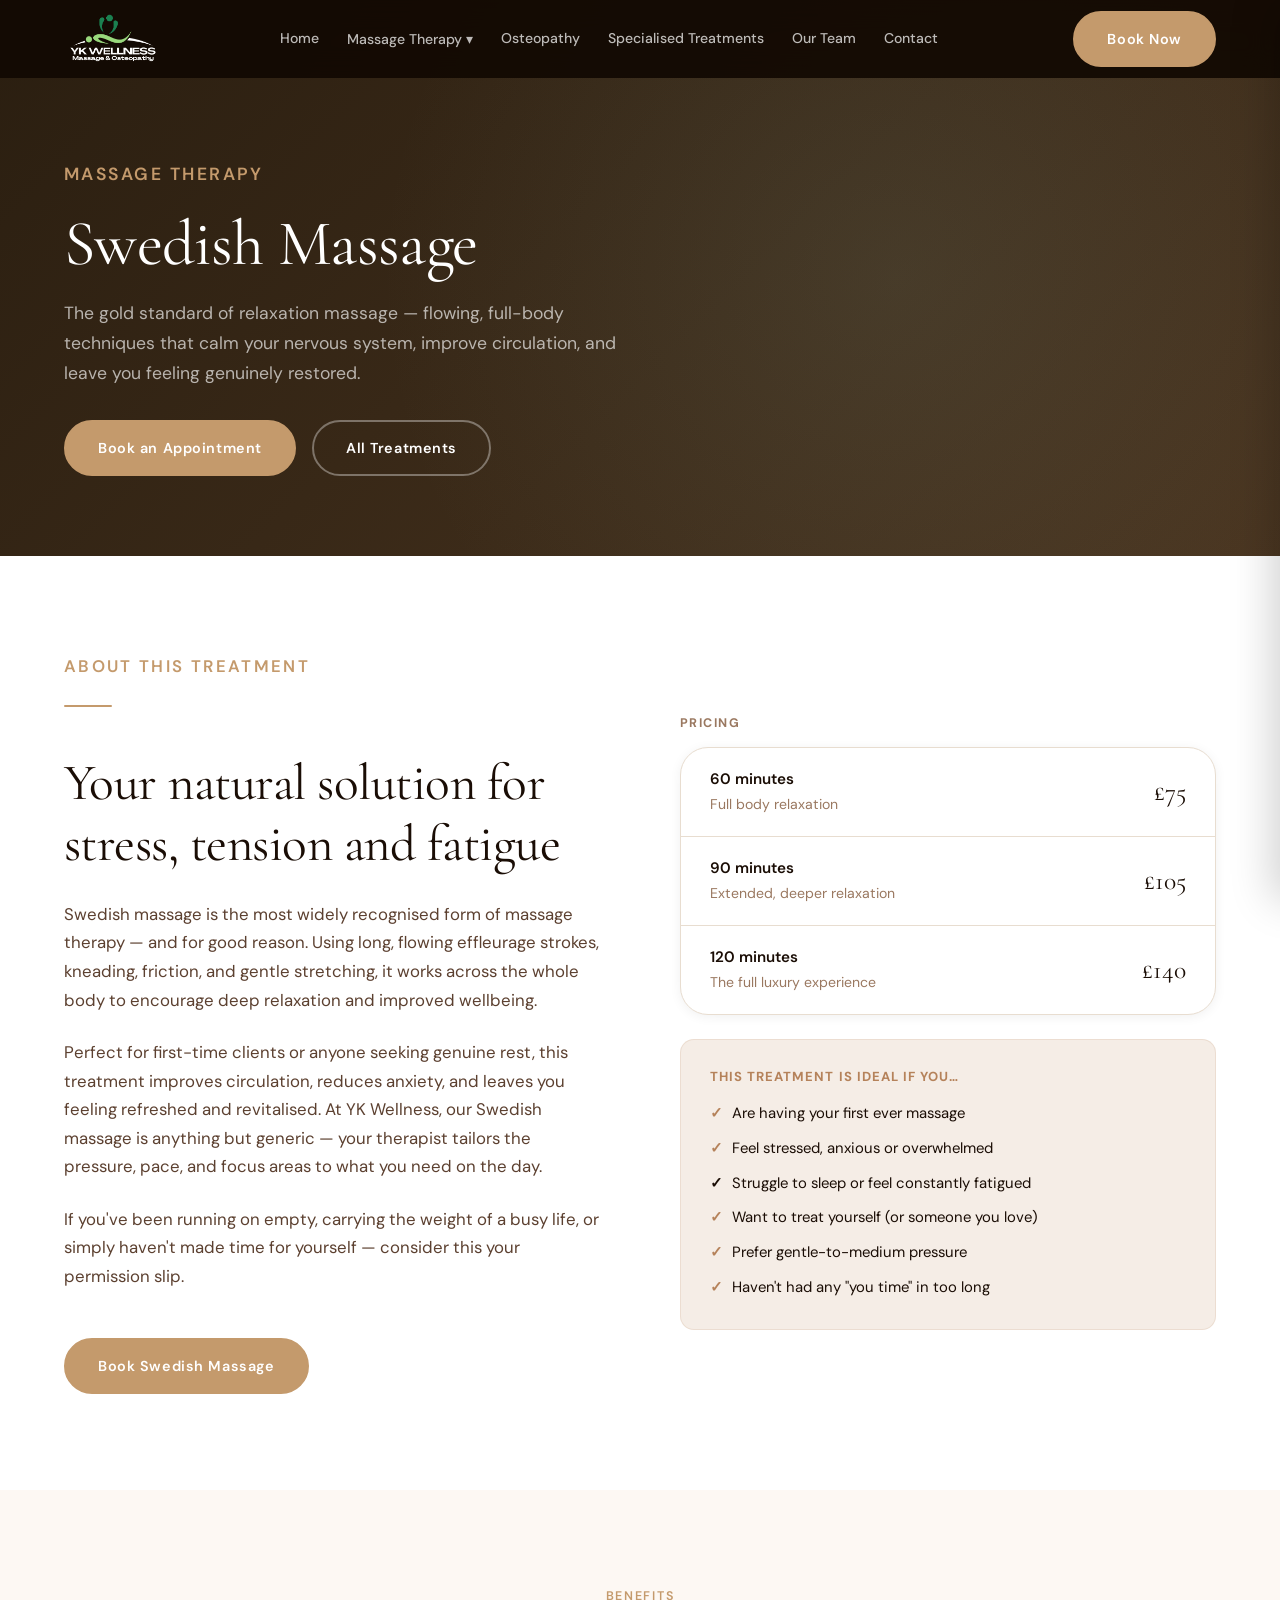
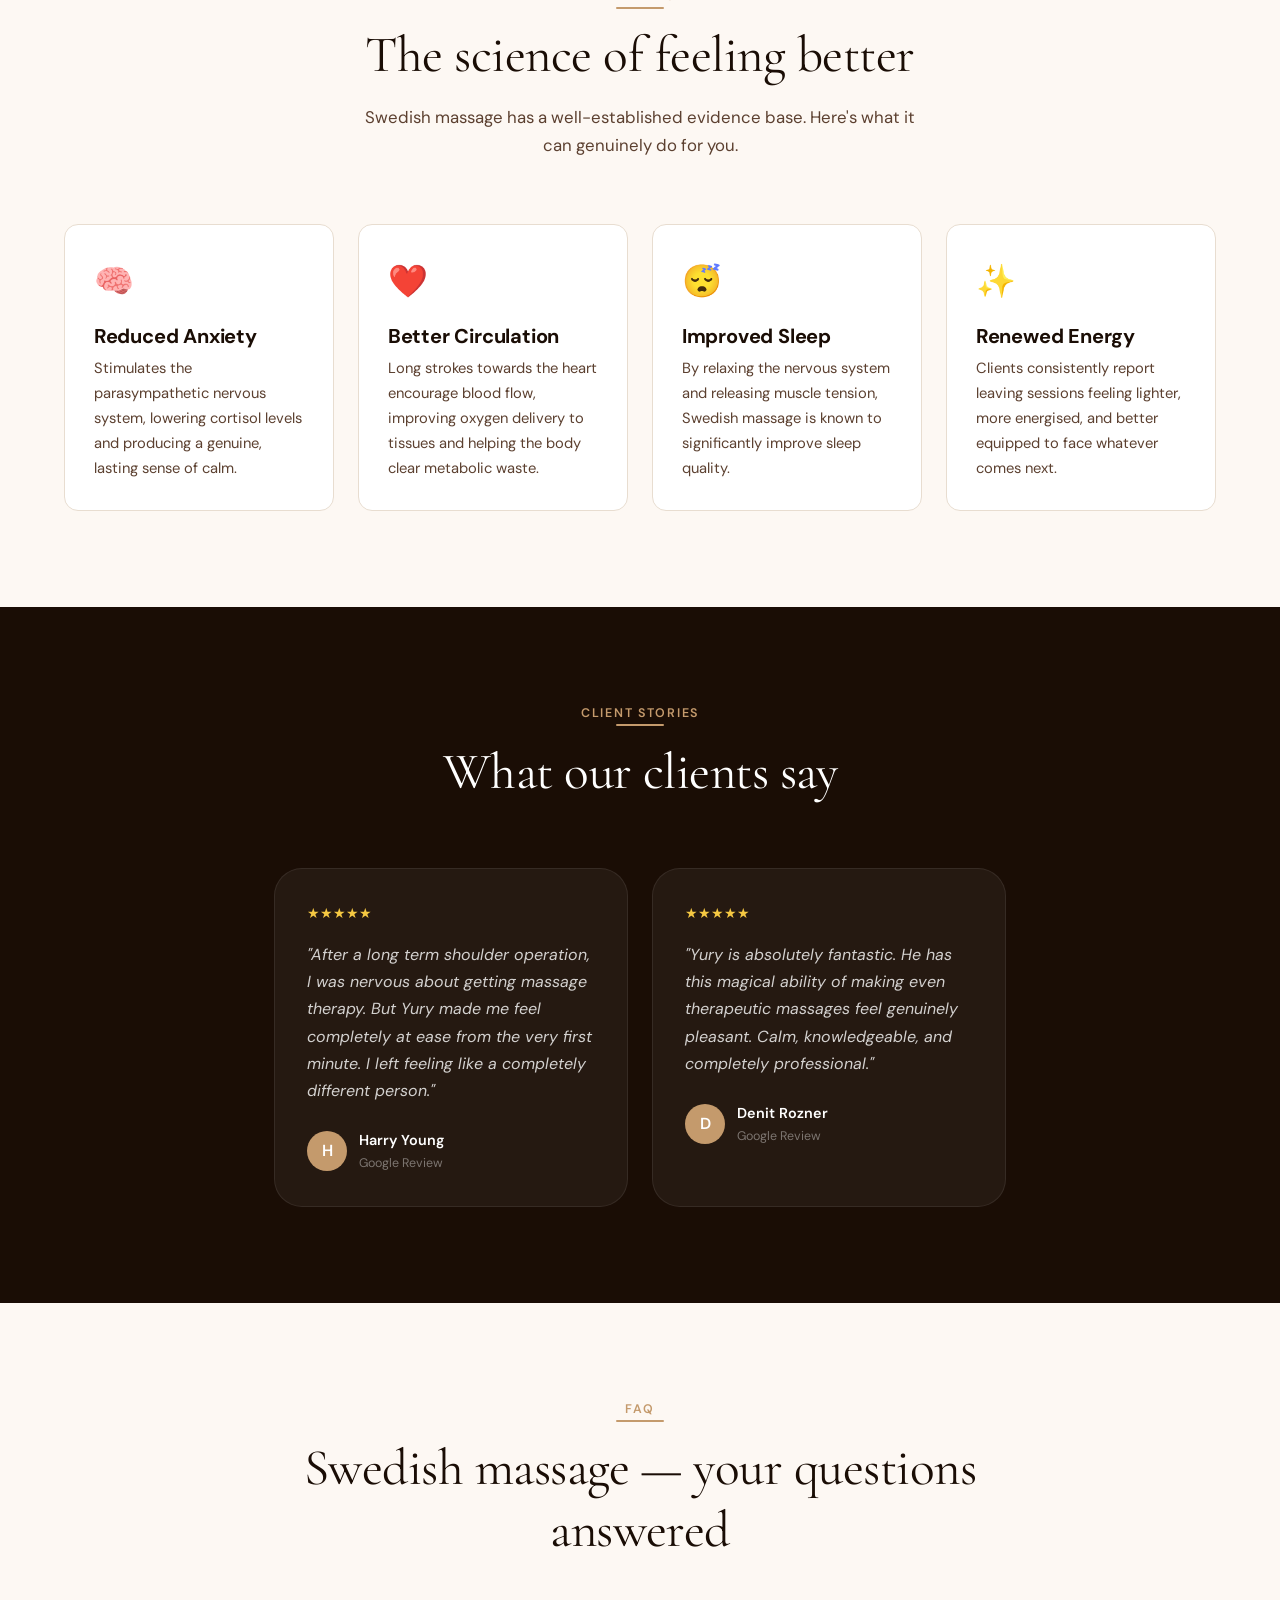
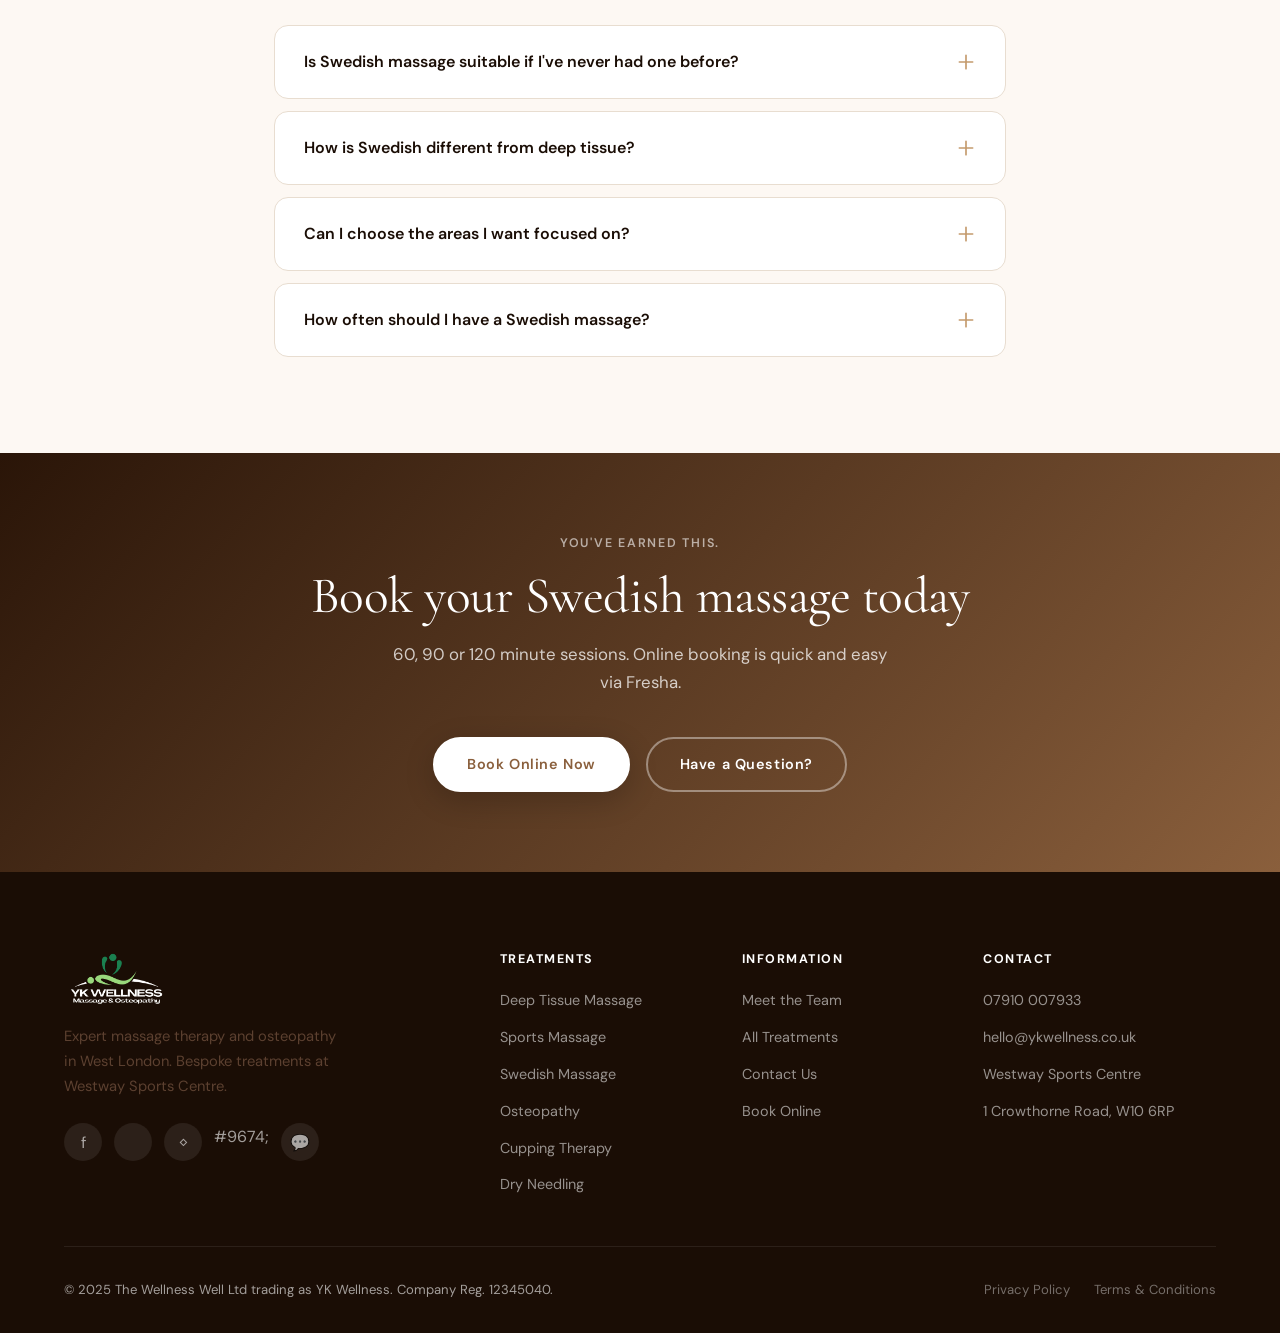
<file: swedish-massage.html>
<!DOCTYPE html>
<html lang="en">
<head>
  <meta charset="UTF-8" />
  <meta name="viewport" content="width=device-width, initial-scale=1.0" />
  <title>Swedish Massage | YK Wellness — West London</title>
  <meta name="description" content="Swedish massage at Westway Sports Centre, West London. Reduce stress, improve circulation and feel genuinely refreshed. Book online today." />
  <link rel="preconnect" href="https://fonts.googleapis.com" />
  <link rel="preconnect" href="https://fonts.gstatic.com" crossorigin />
  <link href="https://fonts.googleapis.com/css2?family=Cormorant+Garamond:ital,wght@0,300;0,400;0,600;1,300;1,400&family=DM+Sans:wght@400;500;600;700&display=swap" rel="stylesheet" />
  <link rel="icon" href="LOGOYKW.png" type="image/png" />
  <link rel="stylesheet" href="style.css" />
</head>
<body>
<nav class="nav" id="nav">
  <div class="container">
    <div class="nav__inner">
      <a href="index.html" class="nav__logo"><img src="LOGOYKW.png" alt="YK Wellness" class="nav__logo-img"></a>
      <div class="nav__links">
        <a href="index.html">Home</a>
        <div class="nav__dropdown">
          <a href="massage-therapy.html" class="active">Massage Therapy ▾</a>
          <div class="nav__dropdown-menu">
            <a href="deep-tissue.html">Deep Tissue Massage</a>
            <a href="sports-massage.html">Sports Massage</a>
            <a href="swedish-massage.html">Swedish Massage</a>
            <a href="specialised-treatments.html">CBD Massage</a>
            <a href="specialised-treatments.html">Lymphatic Drainage</a>
          </div>
        </div>
        <a href="osteopathy.html">Osteopathy</a>
        <a href="specialised-treatments.html">Specialised Treatments</a>
        <a href="team.html">Our Team</a>
        <a href="contact.html">Contact</a>
      </div>
      <a href="https://www.fresha.com/a/yk-wellness-london-westway-sports-fitness-centre-uk-1-crowthorne-road-git4ohyh" target="_blank" class="btn btn-primary nav__cta">Book Now</a>
      <button class="nav__hamburger" id="hamburger"><span></span><span></span><span></span></button>
    </div>
  </div>
</nav>
<div class="nav__mobile-overlay" id="mobileOverlay"></div>
<div class="nav__mobile" id="mobileNav">
  <button class="nav__mobile-close" id="mobileClose" aria-label="Close menu">&times;</button>
  <a href="index.html">Home</a>
  <a href="massage-therapy.html">Massage Therapy</a>
  <div class="nav__mobile-sub">
    <a href="deep-tissue.html">— Deep Tissue</a>
    <a href="sports-massage.html">— Sports Massage</a>
    <a href="swedish-massage.html">— Swedish Massage</a>
  </div>
  <a href="osteopathy.html">Osteopathy</a>
  <a href="specialised-treatments.html">Specialised Treatments</a>
  <a href="team.html">Our Team</a>
  <a href="contact.html">Contact</a>
  <a href="https://www.fresha.com/a/yk-wellness-london-westway-sports-fitness-centre-uk-1-crowthorne-road-git4ohyh" target="_blank" class="btn btn-primary">Book Appointment</a>
</div>

<div class="page-hero" style="background:linear-gradient(135deg,#2a1e10,#4a3520);">
  <div class="container page-hero__content">
    <p class="eyebrow">Massage Therapy</p>
    <h1>Swedish Massage</h1>
    <p>The gold standard of relaxation massage — flowing, full-body techniques that calm your nervous system, improve circulation, and leave you feeling genuinely restored.</p>
    <div class="page-hero__actions">
      <a href="https://www.fresha.com/a/yk-wellness-london-westway-sports-fitness-centre-uk-1-crowthorne-road-git4ohyh" target="_blank" class="btn btn-primary">Book an Appointment</a>
      <a href="massage-therapy.html" class="btn btn-outline" style="color:#fff;border-color:rgba(255,255,255,0.35);">All Treatments</a>
    </div>
  </div>
</div>

<section class="bg-white">
  <div class="container">
    <div class="intro-split">
      <div class="intro-split__text fade-up">
        <p class="eyebrow">About This Treatment</p>
        <div class="divider"></div>
        <h2>Your natural solution for stress, tension and fatigue</h2>
        <p>Swedish massage is the most widely recognised form of massage therapy — and for good reason. Using long, flowing effleurage strokes, kneading, friction, and gentle stretching, it works across the whole body to encourage deep relaxation and improved wellbeing.</p>
        <p>Perfect for first-time clients or anyone seeking genuine rest, this treatment improves circulation, reduces anxiety, and leaves you feeling refreshed and revitalised. At YK Wellness, our Swedish massage is anything but generic — your therapist tailors the pressure, pace, and focus areas to what you need on the day.</p>
        <p>If you've been running on empty, carrying the weight of a busy life, or simply haven't made time for yourself — consider this your permission slip.</p>
        <div style="margin-top:1.5rem;">
          <a href="https://www.fresha.com/a/yk-wellness-london-westway-sports-fitness-centre-uk-1-crowthorne-road-git4ohyh" target="_blank" class="btn btn-primary">Book Swedish Massage</a>
        </div>
      </div>
      <div style="display:flex;flex-direction:column;gap:1.5rem;" class="fade-up">
        <div>
          <h4 style="font-family:var(--font-sans);font-size:0.78rem;font-weight:700;letter-spacing:0.12em;text-transform:uppercase;color:var(--light);margin-bottom:1rem;">Pricing</h4>
          <div class="price-table">
            <div class="price-row">
              <div><div class="price-row__duration">60 minutes</div><div class="price-row__desc">Full body relaxation</div></div>
              <div class="price-row__amount">£75</div>
            </div>
            <div class="price-row">
              <div><div class="price-row__duration">90 minutes</div><div class="price-row__desc">Extended, deeper relaxation</div></div>
              <div class="price-row__amount">£105</div>
            </div>
            <div class="price-row">
              <div><div class="price-row__duration">120 minutes</div><div class="price-row__desc">The full luxury experience</div></div>
              <div class="price-row__amount">£140</div>
            </div>
          </div>
        </div>
        <div style="background:var(--accent-lt);border-radius:var(--radius-md);padding:1.8rem;border:1px solid rgba(181,130,90,0.15);">
          <h4 style="font-family:var(--font-sans);font-size:0.82rem;font-weight:700;letter-spacing:0.08em;text-transform:uppercase;color:var(--accent);margin-bottom:1rem;">This treatment is ideal if you…</h4>
          <ul style="display:flex;flex-direction:column;gap:0.6rem;">
            <li style="display:flex;gap:0.6rem;font-size:0.93rem;color:var(--charcoal);"><span style="color:var(--accent);font-weight:700;">✓</span> Are having your first ever massage</li>
            <li style="display:flex;gap:0.6rem;font-size:0.93rem;color:var(--charcoal);"><span style="color:var(--accent);font-weight:700;">✓</span> Feel stressed, anxious or overwhelmed</li>
            <li style="display:flex;gap:0.6rem;font-size:0.93rem;color:var(--charcoal);"><span style="color:var(--charcoal);font-weight:700;">✓</span> Struggle to sleep or feel constantly fatigued</li>
            <li style="display:flex;gap:0.6rem;font-size:0.93rem;color:var(--charcoal);"><span style="color:var(--accent);font-weight:700;">✓</span> Want to treat yourself (or someone you love)</li>
            <li style="display:flex;gap:0.6rem;font-size:0.93rem;color:var(--charcoal);"><span style="color:var(--accent);font-weight:700;">✓</span> Prefer gentle-to-medium pressure</li>
            <li style="display:flex;gap:0.6rem;font-size:0.93rem;color:var(--charcoal);"><span style="color:var(--accent);font-weight:700;">✓</span> Haven't had any "you time" in too long</li>
          </ul>
        </div>
      </div>
    </div>
  </div>
</section>

<section class="bg-ivory">
  <div class="container">
    <div class="section-header section-header--center fade-up">
      <p class="eyebrow">Benefits</p>
      <div class="divider divider--center"></div>
      <h2>The science of feeling better</h2>
      <p>Swedish massage has a well-established evidence base. Here's what it can genuinely do for you.</p>
    </div>
    <div style="display:grid;grid-template-columns:repeat(auto-fit,minmax(240px,1fr));gap:1.5rem;" class="fade-up">
      <div style="background:var(--white);border:1px solid var(--sand);border-radius:var(--radius-md);padding:1.8rem;">
        <div style="font-size:2rem;margin-bottom:1rem;">🧠</div>
        <h4 style="font-family:var(--font-sans);font-weight:700;margin-bottom:0.5rem;">Reduced Anxiety</h4>
        <p style="font-size:0.92rem;">Stimulates the parasympathetic nervous system, lowering cortisol levels and producing a genuine, lasting sense of calm.</p>
      </div>
      <div style="background:var(--white);border:1px solid var(--sand);border-radius:var(--radius-md);padding:1.8rem;">
        <div style="font-size:2rem;margin-bottom:1rem;">❤️</div>
        <h4 style="font-family:var(--font-sans);font-weight:700;margin-bottom:0.5rem;">Better Circulation</h4>
        <p style="font-size:0.92rem;">Long strokes towards the heart encourage blood flow, improving oxygen delivery to tissues and helping the body clear metabolic waste.</p>
      </div>
      <div style="background:var(--white);border:1px solid var(--sand);border-radius:var(--radius-md);padding:1.8rem;">
        <div style="font-size:2rem;margin-bottom:1rem;">😴</div>
        <h4 style="font-family:var(--font-sans);font-weight:700;margin-bottom:0.5rem;">Improved Sleep</h4>
        <p style="font-size:0.92rem;">By relaxing the nervous system and releasing muscle tension, Swedish massage is known to significantly improve sleep quality.</p>
      </div>
      <div style="background:var(--white);border:1px solid var(--sand);border-radius:var(--radius-md);padding:1.8rem;">
        <div style="font-size:2rem;margin-bottom:1rem;">✨</div>
        <h4 style="font-family:var(--font-sans);font-weight:700;margin-bottom:0.5rem;">Renewed Energy</h4>
        <p style="font-size:0.92rem;">Clients consistently report leaving sessions feeling lighter, more energised, and better equipped to face whatever comes next.</p>
      </div>
    </div>
  </div>
</section>

<section class="testimonials">
  <div class="container--narrow">
    <div class="section-header section-header--center fade-up">
      <p class="eyebrow">Client Stories</p>
      <div class="divider divider--center" style="background:var(--sage)"></div>
      <h2>What our clients say</h2>
    </div>
    <div class="testimonials-grid fade-up" style="grid-template-columns:1fr 1fr;">
      <div class="testimonial-card">
        <div class="testimonial-card__stars">★★★★★</div>
        <p class="testimonial-card__quote">"After a long term shoulder operation, I was nervous about getting massage therapy. But Yury made me feel completely at ease from the very first minute. I left feeling like a completely different person."</p>
        <div class="testimonial-card__author">
          <div class="testimonial-card__avatar">H</div>
          <div><div class="testimonial-card__name">Harry Young</div><div class="testimonial-card__via">Google Review</div></div>
        </div>
      </div>
      <div class="testimonial-card">
        <div class="testimonial-card__stars">★★★★★</div>
        <p class="testimonial-card__quote">"Yury is absolutely fantastic. He has this magical ability of making even therapeutic massages feel genuinely pleasant. Calm, knowledgeable, and completely professional."</p>
        <div class="testimonial-card__author">
          <div class="testimonial-card__avatar">D</div>
          <div><div class="testimonial-card__name">Denit Rozner</div><div class="testimonial-card__via">Google Review</div></div>
        </div>
      </div>
    </div>
  </div>
</section>

<section class="bg-ivory">
  <div class="container--narrow">
    <div class="section-header section-header--center fade-up">
      <p class="eyebrow">FAQ</p>
      <div class="divider divider--center"></div>
      <h2>Swedish massage — your questions answered</h2>
    </div>
    <div class="faq-list fade-up">
      <div class="faq-item">
        <div class="faq-question">Is Swedish massage suitable if I've never had one before?
          <svg width="20" height="20" fill="none" viewBox="0 0 24 24" stroke="currentColor" stroke-width="2"><path stroke-linecap="round" stroke-linejoin="round" d="M12 4v16m8-8H4"/></svg>
        </div>
        <div class="faq-answer"><p>It's actually our most recommended treatment for first-timers. The pressure is gentle to medium, the movements are flowing and intuitive, and the whole experience is designed to make you feel comfortable and at ease. Your therapist will check in with you throughout.</p></div>
      </div>
      <div class="faq-item">
        <div class="faq-question">How is Swedish different from deep tissue?
          <svg width="20" height="20" fill="none" viewBox="0 0 24 24" stroke="currentColor" stroke-width="2"><path stroke-linecap="round" stroke-linejoin="round" d="M12 4v16m8-8H4"/></svg>
        </div>
        <div class="faq-answer"><p>Swedish massage uses lighter pressure and longer strokes, focusing on overall relaxation and circulation. Deep tissue uses firmer pressure to target the deeper layers of muscle and address specific areas of chronic tension or injury. If you're unsure which is right for you, contact us and we'll help you decide.</p></div>
      </div>
      <div class="faq-item">
        <div class="faq-question">Can I choose the areas I want focused on?
          <svg width="20" height="20" fill="none" viewBox="0 0 24 24" stroke="currentColor" stroke-width="2"><path stroke-linecap="round" stroke-linejoin="round" d="M12 4v16m8-8H4"/></svg>
        </div>
        <div class="faq-answer"><p>Absolutely. Your consultation at the start of the session is your opportunity to tell your therapist exactly what you'd like — whether that's a focus on the back and shoulders, full body coverage, or avoiding certain areas. We adapt to you.</p></div>
      </div>
      <div class="faq-item">
        <div class="faq-question">How often should I have a Swedish massage?
          <svg width="20" height="20" fill="none" viewBox="0 0 24 24" stroke="currentColor" stroke-width="2"><path stroke-linecap="round" stroke-linejoin="round" d="M12 4v16m8-8H4"/></svg>
        </div>
        <div class="faq-answer"><p>For stress management and general wellbeing, monthly sessions are a wonderful routine. If you're going through a particularly demanding period, fortnightly sessions can make a significant difference. There's really no wrong answer — listen to your body.</p></div>
      </div>
    </div>
  </div>
</section>

<div class="cta-band">
  <div class="container">
    <p class="eyebrow" style="color:rgba(255,255,255,0.6);margin-bottom:0.75rem;">You've earned this.</p>
    <h2>Book your Swedish massage today</h2>
    <p>60, 90 or 120 minute sessions. Online booking is quick and easy via Fresha.</p>
    <div style="display:flex;gap:1rem;justify-content:center;flex-wrap:wrap;">
      <a href="https://www.fresha.com/a/yk-wellness-london-westway-sports-fitness-centre-uk-1-crowthorne-road-git4ohyh" target="_blank" class="btn btn-white">Book Online Now</a>
      <a href="contact.html" class="btn btn-outline" style="color:#fff;border-color:rgba(255,255,255,0.4);">Have a Question?</a>
    </div>
  </div>
</div>

<footer>
  <div class="container">
    <div class="footer-grid">
      <div class="footer-brand">
        <a href="index.html" class="footer-logo"><img src="LOGOYKW.png" alt="YK Wellness" style="height:56px;width:auto;"></a>
        <p>Expert massage therapy and osteopathy in West London. Bespoke treatments at Westway Sports Centre.</p>
        <div class="footer-social">
          <a href="https://www.facebook.com/ykwellness.london/" target="_blank" class="social-btn" aria-label="Facebook">f</a><a href="https://www.instagram.com/ykwellness/" target="_blank" class="social-btn" aria-label="Instagram"><a href="#" class="social-btn">&#9674;</a>#9674;</a><a href="https://api.whatsapp.com/send/?phone=%2B447910007933&text&type=phone_number&app_absent=0" class="social-btn">&#128172;</a>
        </div>
      </div>
      <div class="footer-col"><h5>Treatments</h5><ul><li><a href="deep-tissue.html">Deep Tissue Massage</a></li><li><a href="sports-massage.html">Sports Massage</a></li><li><a href="swedish-massage.html">Swedish Massage</a></li><li><a href="osteopathy.html">Osteopathy</a></li><li><a href="specialised-treatments.html">Cupping Therapy</a></li><li><a href="specialised-treatments.html">Dry Needling</a></li></ul></div>
      <div class="footer-col"><h5>Information</h5><ul><li><a href="team.html">Meet the Team</a></li><li><a href="massage-therapy.html">All Treatments</a></li><li><a href="contact.html">Contact Us</a></li><li><a href="https://www.fresha.com/a/yk-wellness-london-westway-sports-fitness-centre-uk-1-crowthorne-road-git4ohyh" target="_blank">Book Online</a></li></ul></div>
      <div class="footer-col"><h5>Contact</h5><ul><li><a href="tel:07910007933">07910 007933</a></li><li><a href="mailto:hello@ykwellness.co.uk">hello@ykwellness.co.uk</a></li><li><a href="#">Westway Sports Centre</a></li><li><a href="#">1 Crowthorne Road, W10 6RP</a></li></ul></div>
    </div>
    <div class="footer-bottom">
      <span>© 2025 The Wellness Well Ltd trading as YK Wellness. Company Reg. 12345040.</span>
      <div style="display:flex;gap:1.5rem;"><a href="#">Privacy Policy</a><a href="#">Terms & Conditions</a></div>
    </div>
  </div>
</footer>
<script src="main.js"></script>
</body>
</html>
</file>
<file: style.css>
/* =============================================
   YK WELLNESS — Design System
   ============================================= */

:root {
  --ivory:     #fdf8f3;
  --white:     #ffffff;
  --sand:      #e8ddd0;
  --stone:     #c9b89a;
  --sage:      #c49a6c;
  --sage-dark: #8a5f3c;
  --sage-light:#f5ede6;
  --charcoal:  #1a0d05;
  --mid:       #5c4030;
  --light:     #9a7860;
  --accent:    #b5825a;
  --accent-lt: #f5ede6;

  --font-serif: 'Cormorant Garamond', 'Georgia', serif;
  --font-sans:  'DM Sans', 'Helvetica Neue', sans-serif;

  --radius-sm: 6px;
  --radius-md: 14px;
  --radius-lg: 28px;
  --shadow-sm: 0 2px 12px rgba(0,0,0,0.06);
  --shadow-md: 0 8px 32px rgba(0,0,0,0.10);
  --shadow-lg: 0 20px 60px rgba(0,0,0,0.14);
  --transition: all 0.3s cubic-bezier(0.4,0,0.2,1);
}


/* Reset */
*, *::before, *::after { box-sizing: border-box; margin: 0; padding: 0; }
html { scroll-behavior: smooth; font-size: 16px; }
body {
  font-family: var(--font-sans);
  background: var(--ivory);
  color: var(--charcoal);
  line-height: 1.7;
  -webkit-font-smoothing: antialiased;
}
img { max-width: 100%; display: block; }
a { color: inherit; text-decoration: none; }
ul { list-style: none; }

/* Typography */
h1,h2,h3,h4,h5 {
  font-family: var(--font-serif);
  font-weight: 400;
  line-height: 1.2;
  letter-spacing: -0.01em;
}
h1 { font-size: clamp(2.6rem, 6vw, 5rem); }
h2 { font-size: clamp(2rem, 4vw, 3.2rem); }
h3 { font-size: clamp(1.4rem, 2.5vw, 2rem); }
h4 { font-size: 1.25rem; }
p  { color: var(--mid); font-size: 1.05rem; }

.eyebrow {
  font-family: var(--font-sans);
  font-size: 0.78rem;
  font-weight: 600;
  letter-spacing: 0.14em;
  text-transform: uppercase;
  color: var(--sage);
}

/* Layout */
.container { max-width: 1200px; margin: 0 auto; padding: 0 1.5rem; }
.container--narrow { max-width: 780px; margin: 0 auto; padding: 0 1.5rem; }
section { padding: 6rem 0; }

/* Buttons */
.btn {
  display: inline-flex;
  align-items: center;
  gap: 0.5rem;
  font-family: var(--font-sans);
  font-size: 0.9rem;
  font-weight: 600;
  letter-spacing: 0.04em;
  padding: 0.85rem 2rem;
  border-radius: 100px;
  border: 2px solid transparent;
  cursor: pointer;
  transition: var(--transition);
  white-space: nowrap;
}
.btn-primary {
  background: var(--sage);
  color: var(--white);
  border-color: var(--sage);
}
.btn-primary:hover {
  background: var(--sage-dark);
  border-color: var(--sage-dark);
  transform: translateY(-1px);
  box-shadow: 0 6px 20px rgba(90,110,96,0.35);
}
.btn-outline {
  background: transparent;
  color: var(--charcoal);
  border-color: var(--charcoal);
}
.btn-outline:hover {
  background: var(--charcoal);
  color: var(--white);
  transform: translateY(-1px);
}
.btn-white {
  background: var(--white);
  color: var(--sage-dark);
  border-color: var(--white);
}
.btn-white:hover {
  background: var(--ivory);
  transform: translateY(-1px);
  box-shadow: 0 6px 20px rgba(0,0,0,0.12);
}

/* =============================================
   NAVIGATION
   ============================================= */
.nav {
  position: fixed;
  top: 0; left: 0; right: 0;
  z-index: 1000;
  transition: var(--transition);
  padding: 0.7rem 0;
  background: rgba(18, 9, 3, 0.92);
  backdrop-filter: blur(14px);
  -webkit-backdrop-filter: blur(14px);
}
.nav.scrolled {
  background: rgba(18, 9, 3, 0.98);
  box-shadow: 0 1px 0 rgba(255,255,255,0.06);
  padding: 0.5rem 0;
}
.nav__inner {
  display: flex;
  align-items: center;
  justify-content: space-between;
  gap: 2rem;
}
.nav__logo {
  flex-shrink: 0;
  display: flex;
  align-items: center;
}
.nav__logo-img {
  height: 52px;
  width: auto;
  display: block;
}
.nav__links {
  display: flex;
  align-items: center;
  gap: 0.25rem;
}
.nav__links a {
  font-size: 0.88rem;
  font-weight: 500;
  color: rgba(255,255,255,0.72);
  padding: 0.4rem 0.75rem;
  border-radius: 6px;
  transition: var(--transition);
  position: relative;
}
.nav__links a:hover, .nav__links a.active { color: var(--white); }
.nav__links a::after {
  content: '';
  position: absolute;
  bottom: 0; left: 0.75rem; right: 0.75rem;
  height: 1.5px;
  background: var(--sage);
  transform: scaleX(0);
  transition: var(--transition);
  border-radius: 2px;
}
.nav__links a:hover::after, .nav__links a.active::after { transform: scaleX(1); }

/* Dropdown */
.nav__dropdown { position: relative; }
.nav__dropdown-menu {
  position: absolute;
  top: 100%;
  left: 50%;
  transform: translateX(-50%) translateY(8px);
  background: rgba(22, 11, 4, 0.97);
  border-radius: var(--radius-md);
  box-shadow: var(--shadow-lg);
  padding: 1.25rem 0.75rem 0.75rem; /* extra top padding fills the hover gap seamlessly */
  min-width: 220px;
  opacity: 0;
  pointer-events: none;
  transition: var(--transition);
  border: 1px solid rgba(255,255,255,0.1);
  backdrop-filter: blur(12px);
}
.nav__dropdown:hover .nav__dropdown-menu,
.nav__dropdown:focus-within .nav__dropdown-menu {
  opacity: 1;
  pointer-events: all;
  transform: translateX(-50%) translateY(0);
}
.nav__dropdown-menu a {
  display: block;
  padding: 0.55rem 0.9rem;
  border-radius: 6px;
  font-size: 0.88rem;
  color: rgba(255,255,255,0.7);
  white-space: nowrap;
}
.nav__dropdown-menu a::after { display: none; }
.nav__dropdown-menu a:hover { background: rgba(196,154,108,0.15); color: var(--sage); }

.nav__cta { margin-left: 1rem; }
.nav__hamburger {
  display: none;
  flex-direction: column;
  gap: 5px;
  background: none;
  border: none;
  cursor: pointer;
  padding: 4px;
}
.nav__hamburger span {
  width: 24px;
  height: 2px;
  background: var(--white);
  border-radius: 2px;
  transition: var(--transition);
  display: block;
}

/* Mobile nav — right-side drawer */
.nav__mobile {
  display: flex;
  flex-direction: column;
  position: fixed;
  top: 0; right: 0; bottom: 0;
  width: min(80vw, 340px);
  background: #fff;
  z-index: 1001;
  padding: 1.5rem 1.75rem 2rem;
  overflow-y: auto;
  transform: translateX(100%);
  transition: transform 0.32s cubic-bezier(0.4,0,0.2,1);
  box-shadow: -8px 0 40px rgba(0,0,0,0.18);
}
.nav__mobile.open { transform: translateX(0); }

/* Dark overlay behind drawer */
.nav__mobile-overlay {
  display: none;
  position: fixed;
  inset: 0;
  background: rgba(0,0,0,0.5);
  z-index: 1000;
}
.nav__mobile-overlay.open { display: block; }

/* Close button */
.nav__mobile-close {
  align-self: flex-end;
  background: none;
  border: none;
  font-size: 1.6rem;
  cursor: pointer;
  color: var(--charcoal);
  line-height: 1;
  padding: 0.25rem;
  margin-bottom: 1.5rem;
}

/* Nav links in drawer */
.nav__mobile a {
  font-family: var(--font-sans);
  font-size: 1.15rem;
  font-weight: 500;
  color: var(--charcoal);
  padding: 0.9rem 0;
  border-bottom: 1px solid var(--sand);
  display: block;
  text-decoration: none;
}
.nav__mobile a:last-of-type { border-bottom: none; }
.nav__mobile .nav__mobile-sub { padding-left: 1rem; }
.nav__mobile .nav__mobile-sub a {
  font-size: 0.95rem;
  color: var(--mid);
  padding: 0.55rem 0;
}

/* CTA button at bottom of drawer */
.nav__mobile .btn {
  margin-top: auto;
  padding-top: 0;
  width: 100%;
  justify-content: center;
  border-radius: 10px;
  background: #1a0d05;
  color: #fff;
  border-color: #1a0d05;
  font-size: 1rem;
  padding: 1rem;
}

/* =============================================
   HERO
   ============================================= */
.hero {
  min-height: 100vh;
  display: flex;
  flex-direction: column;
  justify-content: flex-end;
  padding-bottom: 5rem;
  background: var(--charcoal);
  position: relative;
  overflow: hidden;
}
.hero__bg {
  position: absolute;
  inset: 0;
  background: linear-gradient(
    135deg,
    #1a2420 0%,
    #2d3d35 40%,
    #3d4f45 70%,
    #4a5f54 100%
  );
}
.hero__pattern {
  position: absolute;
  inset: 0;
  background-image:
    radial-gradient(circle at 20% 80%, rgba(122,144,128,0.18) 0%, transparent 50%),
    radial-gradient(circle at 80% 20%, rgba(181,130,90,0.12) 0%, transparent 50%),
    radial-gradient(circle at 50% 50%, rgba(255,255,255,0.03) 0%, transparent 60%);
}
.hero__content {
  position: relative;
  z-index: 2;
  max-width: 800px;
}
.hero__eyebrow {
  color: var(--sage);
  margin-bottom: 1.5rem;
}
.hero h1 {
  color: var(--white);
  margin-bottom: 1.5rem;
  font-weight: 300;
}
.hero h1 em {
  font-style: italic;
  color: rgba(255,255,255,0.6);
}
.hero__sub {
  color: rgba(255,255,255,0.65);
  font-size: 1.15rem;
  max-width: 520px;
  margin-bottom: 2.5rem;
}
.hero__actions { display: flex; gap: 1rem; flex-wrap: wrap; }

.hero__scroll {
  position: absolute;
  bottom: 2rem;
  right: 2rem;
  z-index: 2;
  display: flex;
  flex-direction: column;
  align-items: center;
  gap: 0.5rem;
  color: rgba(255,255,255,0.4);
  font-size: 0.72rem;
  letter-spacing: 0.12em;
  text-transform: uppercase;
}
.hero__scroll-line {
  width: 1px;
  height: 60px;
  background: linear-gradient(to bottom, rgba(255,255,255,0.4), transparent);
  animation: scrollLine 2s ease-in-out infinite;
}
@keyframes scrollLine {
  0%   { transform: scaleY(0); transform-origin: top; }
  50%  { transform: scaleY(1); transform-origin: top; }
  51%  { transform: scaleY(1); transform-origin: bottom; }
  100% { transform: scaleY(0); transform-origin: bottom; }
}

/* =============================================
   HERO SLIDER
   ============================================= */
.hero-slider {
  position: relative;
  width: 100%;
  background: #0f0804;
  padding: 5.5rem 1.5rem 2rem;
}

.hero-slider__card {
  position: relative;
  overflow: hidden;
  border-radius: 18px;
}

.hero-slide {
  position: absolute;
  inset: 0;
  display: flex;
  flex-direction: column;
  justify-content: center;
  opacity: 0;
  transition: opacity 1s ease;
  pointer-events: none;
}
.hero-slide.active {
  opacity: 1;
  pointer-events: auto;
  position: relative;
  min-height: 680px;
}

.hero-slide__img {
  position: absolute;
  inset: 0;
  background: linear-gradient(135deg, #1a0d05 0%, #2a1508 40%, #3a1d0a 70%, #4a2c14 100%);
  background-size: cover;
  background-position: center;
}
/* Slide-specific images — save photos into the Claud folder with these names */
.hero-slide:nth-child(1) .hero-slide__img { background-image: url('Slide.1.jpeg'); }
.hero-slide:nth-child(2) .hero-slide__img { background-image: url('Slide.2.jpeg'); }
.hero-slide:nth-child(3) .hero-slide__img { background-image: url('Slide.3.jpeg'); }

.hero-slide__overlay {
  position: absolute;
  inset: 0;
  background: linear-gradient(
    to right,
    rgba(12, 6, 2, 0.78) 0%,
    rgba(12, 6, 2, 0.45) 55%,
    rgba(12, 6, 2, 0.15) 100%
  );
}

.hero-slide__content {
  position: relative;
  z-index: 2;
  width: 100%;
  max-width: 1200px;
  margin: 0 auto;
  padding: 2rem 1.5rem;
  text-align: left;
}
.hero-slide__content h1 {
  color: #fff;
  font-size: clamp(2.4rem, 5.5vw, 4.2rem);
  font-weight: 300;
  line-height: 1.05;
  margin-bottom: 1rem;
  max-width: 560px;
}
.hero-slide__sub {
  color: rgba(255,255,255,0.72);
  font-size: 1rem;
  max-width: 440px;
  margin-bottom: 1.75rem;
  line-height: 1.7;
}

.btn-slide {
  display: inline-flex;
  align-items: center;
  gap: 0.4rem;
  background: rgba(196,154,108,0.28);
  color: #fff;
  border: 1px solid rgba(255,255,255,0.38);
  padding: 0.7rem 1.6rem;
  border-radius: 8px;
  font-size: 0.93rem;
  font-family: var(--font-sans);
  font-weight: 500;
  cursor: pointer;
  text-decoration: none;
  backdrop-filter: blur(6px);
  transition: background 0.25s, border-color 0.25s;
}
.btn-slide:hover {
  background: rgba(196,154,108,0.48);
  border-color: rgba(255,255,255,0.6);
  color: #fff;
}

/* Arrows */
.hero-slider__arrow {
  position: absolute;
  top: 50%;
  transform: translateY(-50%);
  z-index: 10;
  background: rgba(255,255,255,0.1);
  border: 1px solid rgba(255,255,255,0.22);
  color: #fff;
  width: 42px;
  height: 42px;
  border-radius: 50%;
  font-size: 1.5rem;
  line-height: 1;
  cursor: pointer;
  display: flex;
  align-items: center;
  justify-content: center;
  transition: background 0.2s;
  backdrop-filter: blur(6px);
}
.hero-slider__arrow:hover { background: rgba(255,255,255,0.22); }
.hero-slider__arrow--prev { left: 1rem; }
.hero-slider__arrow--next { right: 1rem; }

/* Dots */
.hero-slider__dots {
  position: absolute;
  bottom: 1.4rem;
  left: 50%;
  transform: translateX(-50%);
  z-index: 10;
  display: flex;
  align-items: center;
  gap: 0.6rem;
}
.hero-slider__dot {
  width: 8px;
  height: 8px;
  border-radius: 50%;
  border: none;
  background: rgba(255,255,255,0.35);
  cursor: pointer;
  transition: background 0.25s, transform 0.25s;
  padding: 0;
}
.hero-slider__dot.active {
  background: #fff;
  transform: scale(1.25);
}

/* On mobile: move arrows to bottom bar alongside dots */
@media (max-width: 768px) {
  .hero-slider__arrow {
    top: auto;
    bottom: 0.6rem;
    transform: none;
    width: 34px;
    height: 34px;
    font-size: 1.2rem;
  }
  .hero-slider__arrow--prev { left: auto; right: calc(50% + 3.5rem); }
  .hero-slider__arrow--next { right: auto; left: calc(50% + 3.5rem); }
  .hero-slide.active { min-height: 520px; }
  .hero-slide__content { padding: 1.5rem 1rem; }
  .hero-slide__content h1 { font-size: clamp(2.4rem, 9.5vw, 3.2rem); }
}

/* =============================================
   TRUST BAR
   ============================================= */
.trust-bar {
  background: var(--white);
  border-bottom: 1px solid var(--sand);
  padding: 1.2rem 0;
  overflow: hidden;
}
.trust-bar__track {
  max-width: 1200px;
  margin: 0 auto;
  padding: 0 1.5rem;
}
.trust-bar__inner {
  display: flex;
  align-items: center;
  justify-content: center;
  gap: 2.5rem;
  flex-wrap: wrap;
}
.trust-item {
  display: flex;
  align-items: center;
  gap: 0.6rem;
  font-size: 0.85rem;
  font-weight: 500;
  color: var(--mid);
  white-space: nowrap;
  flex-shrink: 0;
}
.trust-item svg { color: var(--sage); flex-shrink: 0; }
.trust-divider { width: 1px; height: 20px; background: var(--sand); flex-shrink: 0; }

/* Hide duplicate items on desktop */
.trust-loop-only { display: none; }

/* Mobile: horizontal auto-scroll ticker */
@media (max-width: 768px) {
  .trust-bar { padding: 0.9rem 0; }
  .trust-bar__track { max-width: none; padding: 0; }
  .trust-loop-only { display: flex; }
  .trust-bar__inner {
    flex-wrap: nowrap;
    justify-content: flex-start;
    gap: 2rem;
    width: max-content;
    animation: trustScroll 20s linear infinite;
  }
  .trust-bar__inner:hover { animation-play-state: paused; }
}

@keyframes trustScroll {
  0%   { transform: translateX(0); }
  100% { transform: translateX(-50%); }
}

/* =============================================
   SECTION HEADERS
   ============================================= */
.section-header {
  margin-bottom: 4rem;
}
.section-header--center { text-align: center; }
.section-header h2 { margin-top: 0.6rem; margin-bottom: 1rem; }
.section-header p { max-width: 560px; }
.section-header--center p { margin: 0 auto; }

/* =============================================
   TREATMENT CARDS
   ============================================= */
.treatments-grid {
  display: grid;
  grid-template-columns: repeat(auto-fit, minmax(300px, 1fr));
  gap: 1.5rem;
}
.treatment-card {
  background: var(--white);
  border-radius: var(--radius-lg);
  overflow: hidden;
  border: 1px solid var(--sand);
  transition: var(--transition);
  display: flex;
  flex-direction: column;
}
.treatment-card:hover {
  box-shadow: var(--shadow-lg);
  transform: translateY(-4px);
  border-color: var(--stone);
}
.treatment-card__visual {
  height: 200px;
  display: flex;
  align-items: center;
  justify-content: center;
  font-size: 3rem;
  position: relative;
  overflow: hidden;
}
.treatment-card__body {
  padding: 1.8rem;
  flex: 1;
  display: flex;
  flex-direction: column;
}
.treatment-card__tag {
  font-size: 0.75rem;
  font-weight: 600;
  letter-spacing: 0.1em;
  text-transform: uppercase;
  color: var(--sage);
  margin-bottom: 0.5rem;
}
.treatment-card h3 { margin-bottom: 0.75rem; font-size: 1.5rem; }
.treatment-card p { font-size: 0.95rem; flex: 1; }
.treatment-card__price {
  display: flex;
  align-items: center;
  gap: 0.5rem;
  margin-top: 1.25rem;
  padding-top: 1.25rem;
  border-top: 1px solid var(--sand);
}
.treatment-card__price-from { font-size: 0.8rem; color: var(--light); }
.treatment-card__price-val {
  font-family: var(--font-serif);
  font-size: 1.6rem;
  color: var(--charcoal);
}
.treatment-card__price-unit { font-size: 0.8rem; color: var(--light); }
.treatment-card__link {
  margin-top: 1.25rem;
  display: inline-flex;
  align-items: center;
  gap: 0.4rem;
  font-size: 0.88rem;
  font-weight: 600;
  color: var(--sage-dark);
  transition: var(--transition);
}
.treatment-card__link:hover { gap: 0.7rem; }
.treatment-card__link svg { transition: var(--transition); }

/* Visual gradients */
.vis-deep    { background: linear-gradient(135deg, #2a1508, #4a2c14); }
.vis-sports  { background: linear-gradient(135deg, #1a0d05, #3a1d0a); }
.vis-swedish { background: linear-gradient(135deg, #2a1508, #3a1d0a); }
.vis-osteo   { background: linear-gradient(135deg, #1a0d05, #2a1508); }
.vis-cupping { background: linear-gradient(135deg, #2a1508, #4a2c14); }
.vis-needling{ background: linear-gradient(135deg, #1a0d05, #2a1508); }
.vis-cbd     { background: linear-gradient(135deg, #1a0d05, #2a1508); }
.vis-lymph   { background: linear-gradient(135deg, #2a1508, #3a1d0a); }

.vis-icon {
  font-size: 4rem;
  opacity: 0.7;
  filter: saturate(0) brightness(2);
}

/* =============================================
   INTRO / ABOUT STRIP
   ============================================= */
.intro-split {
  display: grid;
  grid-template-columns: 1fr 1fr;
  gap: 5rem;
  align-items: center;
}
.intro-split__visual {
  position: relative;
  border-radius: var(--radius-lg);
  overflow: hidden;
}
.intro-split__box {
  background: linear-gradient(135deg, #2a1508 0%, #4a2c14 100%);
  border-radius: var(--radius-lg);
  aspect-ratio: 4/5;
  display: flex;
  align-items: center;
  justify-content: center;
  font-size: 8rem;
  position: relative;
  overflow: hidden;
}
.intro-split__box::after {
  content: '';
  position: absolute;
  inset: 0;
  background: linear-gradient(to bottom, transparent 40%, rgba(0,0,0,0.3));
}
.intro-split__badge {
  position: absolute;
  bottom: 1.5rem;
  left: 1.5rem;
  background: var(--white);
  border-radius: var(--radius-md);
  padding: 1.1rem 1.4rem;
  box-shadow: var(--shadow-md);
  z-index: 2;
}
.intro-split__badge-num {
  font-family: var(--font-serif);
  font-size: 2.4rem;
  color: var(--charcoal);
  line-height: 1;
}
.intro-split__badge-label { font-size: 0.78rem; color: var(--light); margin-top: 0.2rem; }

.intro-split__text { display: flex; flex-direction: column; gap: 1.5rem; }
.intro-split__text h2 { margin-top: 0.4rem; }
.intro-split__text p { font-size: 1.05rem; }
.intro-split__stats {
  display: grid;
  grid-template-columns: 1fr 1fr;
  gap: 1rem;
  margin-top: 0.5rem;
}
.stat-box {
  background: var(--white);
  border: 1px solid var(--sand);
  border-radius: var(--radius-md);
  padding: 1.2rem;
}
.stat-box__num {
  font-family: var(--font-serif);
  font-size: 2.2rem;
  color: var(--charcoal);
  line-height: 1;
}
.stat-box__label { font-size: 0.82rem; color: var(--light); margin-top: 0.3rem; }

/* =============================================
   TESTIMONIALS
   ============================================= */
.testimonials { background: var(--charcoal); }
.testimonials .eyebrow { color: var(--sage); }
.testimonials .section-header h2 { color: var(--white); }
.testimonials-grid {
  display: grid;
  grid-template-columns: repeat(auto-fit, minmax(280px, 1fr));
  gap: 1.5rem;
  margin-top: 3rem;
}
.testimonial-card {
  background: rgba(255,255,255,0.05);
  border: 1px solid rgba(255,255,255,0.08);
  border-radius: var(--radius-lg);
  padding: 2rem;
  transition: var(--transition);
}
.testimonial-card:hover {
  background: rgba(255,255,255,0.08);
  border-color: rgba(255,255,255,0.14);
}
.testimonial-card__stars {
  display: flex;
  gap: 3px;
  margin-bottom: 1rem;
  color: #f5c842;
  font-size: 0.9rem;
}
.testimonial-card__quote {
  color: rgba(255,255,255,0.8);
  font-size: 1rem;
  line-height: 1.7;
  margin-bottom: 1.5rem;
  font-style: italic;
}
.testimonial-card__author {
  display: flex;
  align-items: center;
  gap: 0.75rem;
}
.testimonial-card__avatar {
  width: 40px; height: 40px;
  border-radius: 50%;
  background: var(--sage);
  display: flex;
  align-items: center;
  justify-content: center;
  font-size: 1rem;
  font-weight: 600;
  color: var(--white);
  flex-shrink: 0;
}
.testimonial-card__name {
  font-weight: 600;
  font-size: 0.9rem;
  color: var(--white);
}
.testimonial-card__via { font-size: 0.78rem; color: rgba(255,255,255,0.4); }

/* =============================================
   LOCATION / VISIT
   ============================================= */
.visit-split {
  display: grid;
  grid-template-columns: 1fr 1.2fr;
  gap: 4rem;
  align-items: start;
}
.visit-details { display: flex; flex-direction: column; gap: 2rem; }
.visit-detail-item { display: flex; gap: 1rem; align-items: flex-start; }
.visit-detail-icon {
  width: 44px; height: 44px;
  background: var(--sage-light);
  border-radius: 10px;
  display: flex;
  align-items: center;
  justify-content: center;
  color: var(--sage-dark);
  flex-shrink: 0;
}
.visit-detail-item h4 { font-family: var(--font-sans); font-size: 0.82rem; font-weight: 700; letter-spacing: 0.08em; text-transform: uppercase; color: var(--light); margin-bottom: 0.3rem; }
.visit-detail-item p, .visit-detail-item a { font-size: 1rem; color: var(--charcoal); }
.visit-detail-item a:hover { color: var(--sage); }

.map-placeholder {
  background: linear-gradient(135deg, #2a1508 0%, #4a2c14 100%);
  border-radius: var(--radius-lg);
  aspect-ratio: 4/3;
  display: flex;
  flex-direction: column;
  align-items: center;
  justify-content: center;
  gap: 1rem;
  color: rgba(255,255,255,0.6);
  font-size: 3rem;
  position: relative;
  overflow: hidden;
}
.map-placeholder__label {
  font-size: 0.9rem;
  font-family: var(--font-sans);
  font-weight: 600;
  color: rgba(255,255,255,0.7);
  letter-spacing: 0.06em;
}

/* =============================================
   CTA BAND
   ============================================= */
.cta-band {
  background: linear-gradient(135deg, #2a1508 0%, var(--sage-dark) 100%);
  padding: 5rem 0;
  text-align: center;
}
.cta-band h2 { color: var(--white); margin-bottom: 0.75rem; }
.cta-band p { color: rgba(255,255,255,0.75); max-width: 500px; margin: 0 auto 2.5rem; }
.cta-band .btn-white { box-shadow: 0 8px 30px rgba(0,0,0,0.2); }

/* =============================================
   PAGE HERO (inner pages)
   ============================================= */
.page-hero {
  padding: 10rem 0 5rem;
  background: linear-gradient(135deg, #1a0d05, #2a1508);
  position: relative;
  overflow: hidden;
}
.page-hero::after {
  content: '';
  position: absolute;
  inset: 0;
  background-image: radial-gradient(circle at 70% 50%, rgba(122,144,128,0.15) 0%, transparent 55%);
}
.page-hero__content { position: relative; z-index: 2; }
.page-hero .eyebrow { color: var(--sage); margin-bottom: 1rem; }
.page-hero h1 { color: var(--white); margin-bottom: 1rem; font-size: clamp(2.2rem, 5vw, 4rem); }
.page-hero p { color: rgba(255,255,255,0.65); max-width: 560px; font-size: 1.1rem; }
.page-hero__actions { margin-top: 2rem; display: flex; gap: 1rem; flex-wrap: wrap; }

/* =============================================
   PRICE TABLE
   ============================================= */
.price-table {
  background: var(--white);
  border-radius: var(--radius-lg);
  border: 1px solid var(--sand);
  overflow: hidden;
  box-shadow: var(--shadow-sm);
}
.price-row {
  display: flex;
  align-items: center;
  justify-content: space-between;
  padding: 1.2rem 1.8rem;
  border-bottom: 1px solid var(--sand);
  gap: 1rem;
  transition: var(--transition);
}
.price-row:last-child { border-bottom: none; }
.price-row:hover { background: var(--ivory); }
.price-row__duration { font-weight: 600; font-size: 0.95rem; }
.price-row__desc { font-size: 0.88rem; color: var(--light); }
.price-row__amount {
  font-family: var(--font-serif);
  font-size: 1.6rem;
  color: var(--charcoal);
  white-space: nowrap;
}

/* =============================================
   TEAM CARDS
   ============================================= */
.team-grid {
  display: grid;
  grid-template-columns: repeat(auto-fit, minmax(280px, 1fr));
  gap: 2rem;
}
.team-card {
  background: var(--white);
  border-radius: var(--radius-lg);
  overflow: hidden;
  border: 1px solid var(--sand);
  transition: var(--transition);
}
.team-card:hover { box-shadow: var(--shadow-md); transform: translateY(-3px); }
.team-card__avatar {
  height: 320px;
  display: flex;
  align-items: center;
  justify-content: center;
  font-size: 5rem;
  background: linear-gradient(135deg, #2a1508, #4a2c14);
  position: relative;
  overflow: hidden;
}
.team-card__avatar-initials {
  width: 80px; height: 80px;
  border-radius: 50%;
  background: rgba(255,255,255,0.15);
  border: 2px solid rgba(255,255,255,0.25);
  display: flex;
  align-items: center;
  justify-content: center;
  font-family: var(--font-serif);
  font-size: 1.8rem;
  color: var(--white);
}
.team-card__avatar img {
  width: 100%;
  height: 100%;
  object-fit: cover;
  object-position: center top;
  display: block;
}
.team-card__body { padding: 1.8rem; }
.team-card__name { font-size: 1.4rem; margin-bottom: 0.2rem; }
.team-card__role { font-size: 0.85rem; color: var(--sage); font-weight: 600; text-transform: uppercase; letter-spacing: 0.08em; margin-bottom: 0.9rem; }
.team-card__bio { font-size: 0.92rem; line-height: 1.65; color: var(--mid); margin-bottom: 1rem; }
.team-card__availability { font-size: 0.82rem; color: var(--light); }
.team-card__availability strong { color: var(--charcoal); font-weight: 600; }
.team-card__tags {
  display: flex;
  flex-wrap: wrap;
  gap: 0.4rem;
  margin-top: 1rem;
}
.tag {
  font-size: 0.75rem;
  font-weight: 500;
  padding: 0.25rem 0.65rem;
  border-radius: 100px;
  background: var(--sage-light);
  color: var(--sage-dark);
}

/* =============================================
   FAQ
   ============================================= */
.faq-list { display: flex; flex-direction: column; gap: 0.75rem; }
.faq-item {
  background: var(--white);
  border: 1px solid var(--sand);
  border-radius: var(--radius-md);
  overflow: hidden;
}
.faq-question {
  display: flex;
  justify-content: space-between;
  align-items: center;
  padding: 1.4rem 1.8rem;
  cursor: pointer;
  font-weight: 600;
  font-size: 1rem;
  color: var(--charcoal);
  transition: var(--transition);
  gap: 1rem;
  user-select: none;
}
.faq-question:hover { background: var(--ivory); }
.faq-question svg {
  flex-shrink: 0;
  color: var(--sage);
  transition: transform 0.3s ease;
}
.faq-item.open .faq-question svg { transform: rotate(45deg); }
.faq-answer {
  padding: 0 1.8rem;
  max-height: 0;
  overflow: hidden;
  transition: max-height 0.35s ease, padding 0.35s ease;
}
.faq-item.open .faq-answer {
  max-height: 400px;
  padding-bottom: 1.6rem;
}
.faq-answer p { font-size: 0.97rem; }

/* =============================================
   CONTACT PAGE
   ============================================= */
.contact-grid {
  display: grid;
  grid-template-columns: 1fr 1.2fr;
  gap: 4rem;
  align-items: start;
}
.contact-form-wrap {
  background: var(--white);
  border-radius: var(--radius-lg);
  padding: 2.5rem;
  border: 1px solid var(--sand);
  box-shadow: var(--shadow-sm);
}
.contact-form-wrap h3 { font-size: 1.8rem; margin-bottom: 0.5rem; }
.contact-form-wrap p { font-size: 0.95rem; margin-bottom: 2rem; }
.form-group { margin-bottom: 1.25rem; }
.form-group label {
  display: block;
  font-size: 0.82rem;
  font-weight: 600;
  letter-spacing: 0.05em;
  text-transform: uppercase;
  color: var(--mid);
  margin-bottom: 0.5rem;
}
.form-group input,
.form-group select,
.form-group textarea {
  width: 100%;
  background: var(--ivory);
  border: 1.5px solid var(--sand);
  border-radius: var(--radius-sm);
  padding: 0.85rem 1rem;
  font-size: 0.97rem;
  font-family: var(--font-sans);
  color: var(--charcoal);
  transition: var(--transition);
  outline: none;
}
.form-group input:focus,
.form-group select:focus,
.form-group textarea:focus {
  border-color: var(--sage);
  background: var(--white);
  box-shadow: 0 0 0 3px rgba(196,154,108,0.18);
}
.form-group textarea { min-height: 120px; resize: vertical; }
.form-row { display: grid; grid-template-columns: 1fr 1fr; gap: 1rem; }

/* =============================================
   FOOTER
   ============================================= */
footer {
  background: var(--charcoal);
  color: rgba(255,255,255,0.6);
  padding: 5rem 0 2rem;
}
.footer-grid {
  display: grid;
  grid-template-columns: 2fr 1fr 1fr 1.2fr;
  gap: 3rem;
  padding-bottom: 3rem;
  border-bottom: 1px solid rgba(255,255,255,0.08);
  margin-bottom: 2rem;
}
.footer-brand { max-width: 280px; }
.footer-logo {
  display: block;
  margin-bottom: 1rem;
}
.footer-logo img { height: 56px; width: auto; }
.footer-brand p { font-size: 0.92rem; line-height: 1.7; margin-bottom: 1.5rem; }
.footer-social { display: flex; gap: 0.75rem; }
.social-btn {
  width: 38px; height: 38px;
  border-radius: 50%;
  background: rgba(255,255,255,0.08);
  display: flex;
  align-items: center;
  justify-content: center;
  color: rgba(255,255,255,0.6);
  font-size: 1rem;
  transition: var(--transition);
}
.social-btn:hover { background: var(--sage); color: var(--white); }
.footer-col h5 {
  font-family: var(--font-sans);
  font-size: 0.78rem;
  font-weight: 700;
  letter-spacing: 0.12em;
  text-transform: uppercase;
  color: var(--white);
  margin-bottom: 1.2rem;
}
.footer-col ul { display: flex; flex-direction: column; gap: 0.6rem; }
.footer-col ul a {
  font-size: 0.9rem;
  color: rgba(255,255,255,0.55);
  transition: var(--transition);
}
.footer-col ul a:hover { color: var(--white); }
.footer-bottom {
  display: flex;
  justify-content: space-between;
  align-items: center;
  flex-wrap: wrap;
  gap: 1rem;
  font-size: 0.82rem;
}
.footer-bottom a { color: rgba(255,255,255,0.4); transition: var(--transition); }
.footer-bottom a:hover { color: rgba(255,255,255,0.8); }

/* Social icon SVGs */
.social-btn svg { width: 16px; height: 16px; fill: currentColor; display: block; }

/* Back-to-top floating button */
.back-to-top {
  position: fixed;
  bottom: 2rem;
  right: 1.5rem;
  width: 40px; height: 40px;
  border-radius: 50%;
  background: transparent;
  border: 1.5px solid rgba(196,154,108,0.5);
  cursor: pointer;
  display: flex;
  align-items: center;
  justify-content: center;
  opacity: 0;
  transform: translateY(12px);
  transition: opacity 0.3s, transform 0.3s, border-color 0.2s;
  pointer-events: none;
  z-index: 900;
}
.back-to-top svg { width: 16px; height: 16px; stroke: var(--sage); fill: none; stroke-width: 2; stroke-linecap: round; stroke-linejoin: round; }
.back-to-top.visible { opacity: 1; transform: translateY(0); pointer-events: all; }
.back-to-top:hover { border-color: var(--sage); }
@media (max-width: 768px) { .back-to-top { display: none; } }

/* ── Cookie Banner ──────────────────────────────── */
.cookie-banner {
  position: fixed;
  bottom: 1.5rem;
  left: 50%;
  transform: translateX(-50%) translateY(120%);
  width: calc(100% - 3rem);
  max-width: 560px;
  background: rgba(18, 9, 3, 0.96);
  backdrop-filter: blur(16px);
  -webkit-backdrop-filter: blur(16px);
  border: 1px solid rgba(196,154,108,0.2);
  border-radius: 16px;
  z-index: 9999;
  transition: transform 0.45s cubic-bezier(0.34, 1.56, 0.64, 1), opacity 0.3s;
  opacity: 0;
  box-shadow: 0 8px 40px rgba(0,0,0,0.35);
}
.cookie-banner.show {
  transform: translateX(-50%) translateY(0);
  opacity: 1;
}
.cookie-banner__inner {
  display: flex;
  align-items: center;
  justify-content: space-between;
  gap: 1.5rem;
  padding: 1rem 1.25rem;
  flex-wrap: wrap;
}
.cookie-banner__inner p {
  font-size: 0.82rem;
  color: rgba(255,255,255,0.65);
  margin: 0;
  line-height: 1.5;
  flex: 1;
  min-width: 180px;
}
.cookie-banner__inner p a {
  color: var(--sage);
  text-decoration: underline;
  text-underline-offset: 2px;
}
.cookie-banner__actions {
  display: flex;
  gap: 0.6rem;
  flex-shrink: 0;
}
.cookie-banner__decline {
  background: transparent;
  border: 1px solid rgba(255,255,255,0.18);
  color: rgba(255,255,255,0.5);
  font-size: 0.8rem;
  font-family: var(--font-sans);
  font-weight: 600;
  padding: 0.5rem 1rem;
  border-radius: 100px;
  cursor: pointer;
  transition: border-color 0.2s, color 0.2s;
}
.cookie-banner__decline:hover {
  border-color: rgba(255,255,255,0.4);
  color: rgba(255,255,255,0.8);
}
.cookie-banner__accept {
  background: var(--sage);
  border: 1px solid var(--sage);
  color: #fff;
  font-size: 0.8rem;
  font-family: var(--font-sans);
  font-weight: 600;
  padding: 0.5rem 1.2rem;
  border-radius: 100px;
  cursor: pointer;
  transition: background 0.2s, border-color 0.2s;
}
.cookie-banner__accept:hover {
  background: var(--sage-dark);
  border-color: var(--sage-dark);
}

/* =============================================
   TREATMENT QUIZ
   ============================================= */
.quiz-wrap {
  max-width: 680px;
  margin: 0 auto;
  background: var(--white);
  border-radius: var(--radius-lg);
  border: 1px solid var(--sand);
  box-shadow: var(--shadow-md);
  overflow: hidden;
}

.quiz-progress {
  height: 4px;
  background: var(--sand);
}
.quiz-progress__bar {
  height: 100%;
  background: var(--sage);
  width: 33.33%;
  transition: width 0.5s ease;
  border-radius: 0 2px 2px 0;
}

.quiz-step {
  display: none;
  padding: 2.5rem 2.5rem 1.5rem;
  animation: quizFadeIn 0.4s ease;
}
.quiz-step.active { display: block; }

@keyframes quizFadeIn {
  from { opacity: 0; transform: translateX(24px); }
  to   { opacity: 1; transform: translateX(0); }
}

.quiz-q {
  font-family: var(--font-serif);
  font-size: 1.6rem;
  color: var(--charcoal);
  margin-bottom: 1.5rem;
  line-height: 1.25;
}

.quiz-options {
  display: grid;
  grid-template-columns: 1fr 1fr;
  gap: 0.75rem;
}

.quiz-opt {
  background: var(--ivory);
  border: 1.5px solid var(--sand);
  border-radius: var(--radius-md);
  padding: 0.9rem 1.1rem;
  font-family: var(--font-sans);
  font-size: 0.92rem;
  font-weight: 500;
  color: var(--charcoal);
  cursor: pointer;
  text-align: left;
  transition: var(--transition);
  line-height: 1.4;
}
.quiz-opt:hover {
  border-color: var(--sage);
  background: var(--sage-light);
  color: var(--sage-dark);
  transform: translateY(-2px);
  box-shadow: var(--shadow-sm);
}
.quiz-opt.selected {
  border-color: var(--sage);
  background: var(--sage-light);
  color: var(--sage-dark);
}

.quiz-counter {
  text-align: center;
  font-size: 0.78rem;
  font-weight: 600;
  letter-spacing: 0.1em;
  text-transform: uppercase;
  color: var(--light);
  padding: 1rem 2.5rem 1.5rem;
}

/* Result card */
.quiz-result {
  text-align: center;
  padding: 3rem 2.5rem 2rem;
}
.quiz-result__icon {
  font-size: 3.5rem;
  margin-bottom: 1rem;
}
.quiz-result .eyebrow { margin-bottom: 0.5rem; }
.quiz-result h3 {
  font-size: 2rem;
  color: var(--charcoal);
  margin-bottom: 0.75rem;
}
.quiz-result p {
  font-size: 1rem;
  max-width: 440px;
  margin: 0 auto 2rem;
  color: var(--mid);
}
.quiz-result__actions {
  display: flex;
  gap: 1rem;
  justify-content: center;
  flex-wrap: wrap;
}
.quiz-restart { cursor: pointer; }

@media (max-width: 600px) {
  .quiz-options { grid-template-columns: 1fr; }
  .quiz-step { padding: 2rem 1.5rem 1rem; }
  .quiz-result { padding: 2rem 1.5rem 1.5rem; }
  .quiz-q { font-size: 1.3rem; }
}

/* =============================================
   UTILITIES
   ============================================= */
.bg-ivory  { background: var(--ivory); }

/* Quiz section tighter padding */
.quiz-section { padding: 2rem 0 1.5rem; }

/* Treatment recommender promo banner */
.quiz-promo {
  max-width: 680px;
  margin: 0 auto;
  background: linear-gradient(135deg, #2a1508 0%, #4a2c14 100%);
  border-radius: var(--radius-lg);
  padding: 1.6rem 2rem;
  display: flex;
  align-items: center;
  justify-content: space-between;
  gap: 1.5rem;
  flex-wrap: wrap;
}
.quiz-promo__text {
  display: flex;
  align-items: center;
  gap: 1rem;
}
.quiz-promo__icon {
  font-size: 1.8rem;
  flex-shrink: 0;
}
.quiz-promo__copy p {
  font-family: var(--font-sans);
  font-size: 0.8rem;
  font-weight: 600;
  letter-spacing: 0.1em;
  text-transform: uppercase;
  color: rgba(255,255,255,0.5);
  margin-bottom: 0.2rem;
}
.quiz-promo__copy strong {
  font-family: var(--font-serif);
  font-size: 1.25rem;
  color: #fff;
  font-weight: 400;
  line-height: 1.3;
}
.quiz-promo .btn {
  background: var(--sage);
  color: #fff;
  border-color: var(--sage);
  font-size: 0.85rem;
  padding: 0.7rem 1.5rem;
  flex-shrink: 0;
}
.quiz-promo .btn:hover {
  background: var(--sage-dark);
  border-color: var(--sage-dark);
}
@media (max-width: 600px) {
  .quiz-promo { flex-direction: column; align-items: flex-start; }
  .quiz-promo .btn { width: 100%; justify-content: center; }
}
.bg-white  { background: var(--white); }
.bg-sage   { background: var(--sage-light); }
.text-center { text-align: center; }

.divider {
  width: 48px;
  height: 2px;
  background: var(--sage);
  border-radius: 2px;
  margin-bottom: 1rem;
}
.divider--center { margin-left: auto; margin-right: auto; }

/* Animate on scroll */
.fade-up {
  opacity: 0;
  transform: translateY(24px);
  transition: opacity 0.65s ease, transform 0.65s ease;
}
.fade-up.visible { opacity: 1; transform: none; }

/* =============================================
   RESPONSIVE
   ============================================= */
@media (max-width: 1024px) {
  .footer-grid { grid-template-columns: 1fr 1fr; }
  .intro-split { grid-template-columns: 1fr; gap: 3rem; }
  .intro-split__box { aspect-ratio: 16/9; }
  .visit-split { grid-template-columns: 1fr; }
  .contact-grid { grid-template-columns: 1fr; }
}

@media (max-width: 768px) {
  section { padding: 4rem 0; }
  .nav__links, .nav__cta { display: none; }
  .nav__hamburger { display: flex; }
  .footer-grid { grid-template-columns: 1fr; }
  .intro-split__stats { grid-template-columns: 1fr 1fr; }
  .form-row { grid-template-columns: 1fr; }
  h1 { font-size: 2.4rem; }
  h2 { font-size: 2rem; }
  .hero { padding-bottom: 4rem; min-height: 90vh; }
  .treatments-grid { grid-template-columns: 1fr; }
}

/* Google Fonts import */
@import url('https://fonts.googleapis.com/css2?family=Cormorant+Garamond:ital,wght@0,300;0,400;0,600;1,300;1,400&family=DM+Sans:wght@400;500;600;700&display=swap');
</file>
